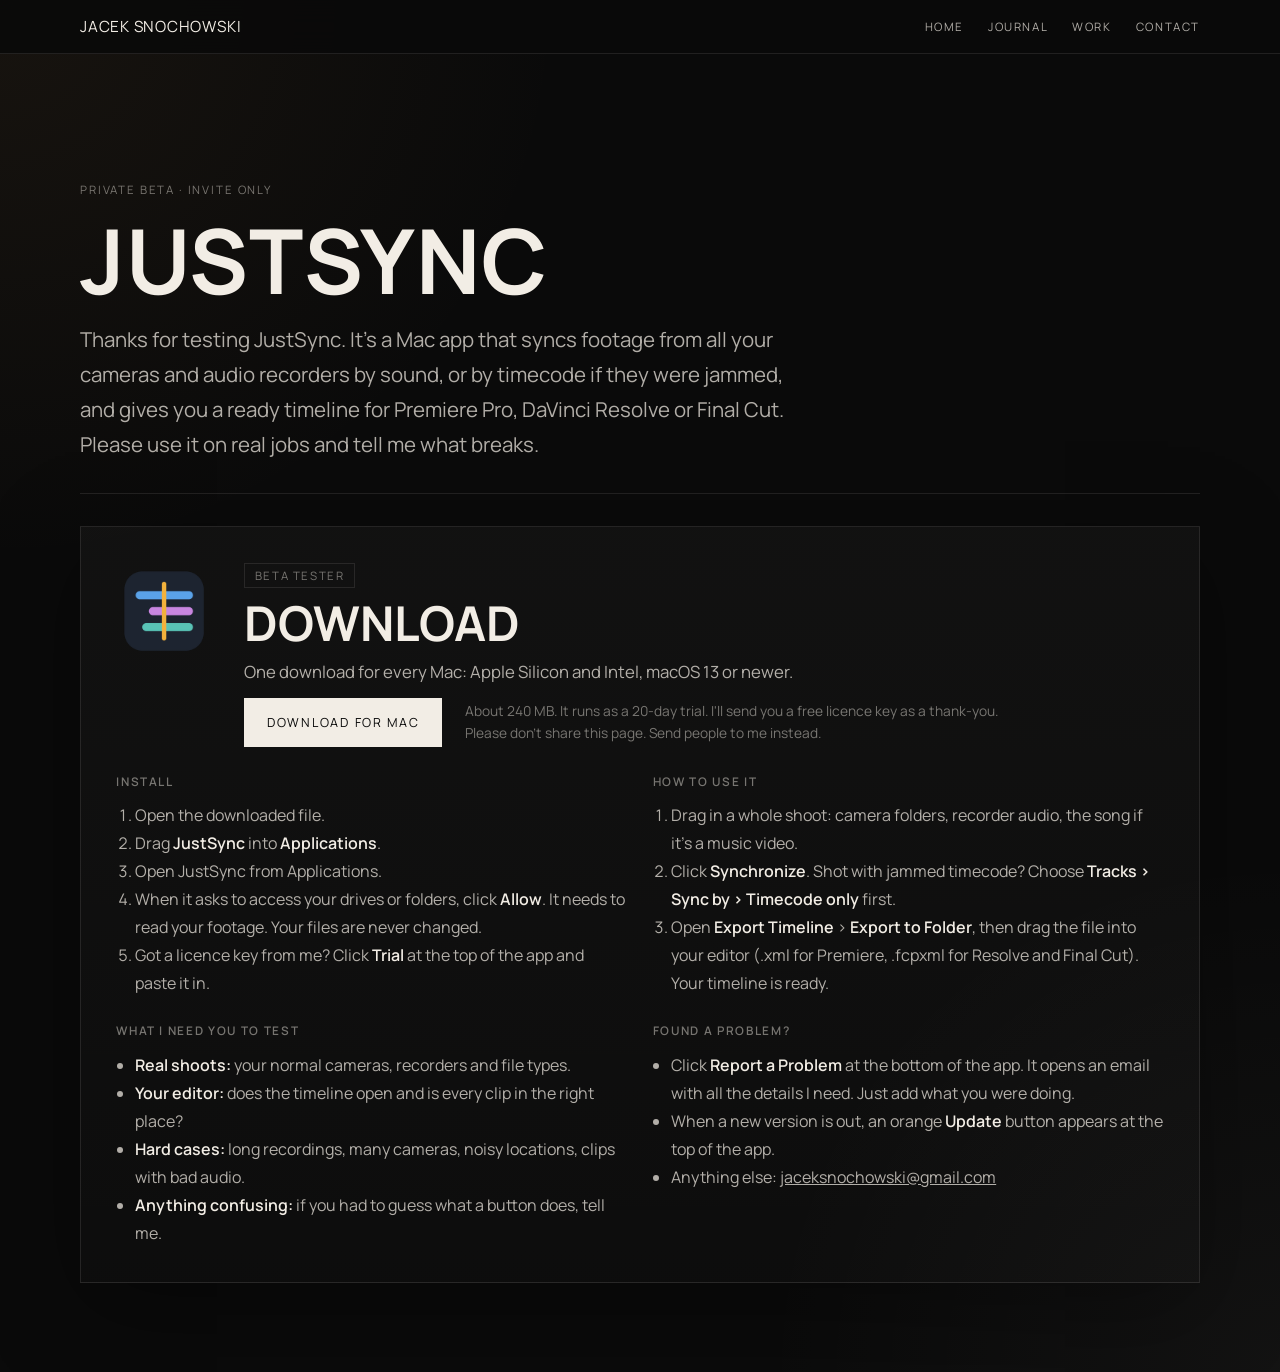
<file: justsync-beta/index.html>
<!DOCTYPE html>
<html lang="en">
<head>
<meta charset="UTF-8">
<meta name="viewport" content="width=device-width, initial-scale=1.0">
<title>JustSync Beta | Jacek Snochowski</title>
<meta name="robots" content="noindex, nofollow">
<meta name="theme-color" content="#0a0a0a">
<meta name="description" content="Private beta of JustSync, a Mac app that syncs every camera and audio recorder by sound.">
<meta property="og:type" content="website">
<meta property="og:title" content="JustSync – Private Beta">
<meta property="og:description" content="Syncs every camera and recorder by sound or timecode. Ready timeline for Premiere, Resolve and Final Cut. Mac app.">
<meta property="og:url" content="https://jaceksnochowski.com/justsync-beta/">
<meta property="og:image" content="https://jaceksnochowski.com/images/tools/justsync-og.png">
<meta property="og:image:width" content="1200">
<meta property="og:image:height" content="630">
<meta name="twitter:card" content="summary_large_image">
<link rel="preconnect" href="https://fonts.googleapis.com">
<link rel="preconnect" href="https://fonts.gstatic.com" crossorigin>
<link href="https://fonts.googleapis.com/css2?family=Manrope:wght@400;500;600;700;800&amp;display=swap" rel="stylesheet">
<link rel="stylesheet" href="/journal/assets/journal.css">
<style>
  .tool{
    display:grid;
    grid-template-columns:auto 1fr;
    gap:1.6rem 2rem;
    margin-top:2rem;
    padding:clamp(1.35rem, 3vw, 2.2rem);
    background:linear-gradient(180deg, rgba(242,237,229,0.03), rgba(242,237,229,0.01));
    border:1px solid var(--line);
    box-shadow:var(--shadow);
  }
  .tool-icon{width:96px;height:96px}
  .tool-head{display:grid;gap:0.7rem;align-content:start}
  .tool h2{
    margin:0;
    font-family:var(--headline);
    text-transform:uppercase;
    line-height:1;
    font-size:clamp(1.8rem, 4vw, 3rem);
  }
  .tool-lead{margin:0;color:var(--muted);line-height:1.7;font-size:1.05rem;max-width:40rem}
  .tool-body{grid-column:1 / -1;display:grid;gap:1.6rem}
  .tool-cols{display:grid;grid-template-columns:repeat(auto-fit, minmax(260px, 1fr));gap:1.6rem}
  .tool h3{
    margin:0 0 0.7rem;
    text-transform:uppercase;
    letter-spacing:0.14em;
    font-size:0.74rem;
    color:var(--soft);
    font-weight:600;
  }
  .tool ul, .tool ol{margin:0;padding-left:1.15rem;color:var(--muted);line-height:1.75}
  .tool li strong{color:var(--text);font-weight:600}
  .download{display:flex;flex-wrap:wrap;align-items:center;gap:0.9rem 1.4rem}
  .download-note{color:var(--soft);font-size:0.86rem;line-height:1.6}
  @media (max-width:600px){
    .tool{grid-template-columns:1fr}
    .tool-icon{width:72px;height:72px}
  }
  .steps-note{color:var(--muted);line-height:1.7;margin:0}
  .beta-tag{justify-self:start;display:inline-block;padding:0.25rem 0.6rem;border:1px solid var(--line);font-size:0.72rem;letter-spacing:0.14em;text-transform:uppercase;color:var(--soft)}
  .phone-note{display:none;margin:0 0 1.6rem;padding:1.2rem 1.3rem;border:1px solid #f3b23c;background:rgba(243,178,60,0.08)}
  .is-phone .phone-note{display:block}
  .phone-note strong{display:block;color:#f3b23c;text-transform:uppercase;letter-spacing:0.12em;font-size:0.78rem;margin-bottom:0.5rem}
  .phone-note p{margin:0 0 1rem;color:var(--text);line-height:1.6}
  .phone-note .row{display:flex;flex-wrap:wrap;gap:0.7rem}
  .phone-note button.btn-ghost{cursor:pointer;font:inherit}
</style>
</head>
<body>
  <div class="shell">
    <header class="topbar">
      <div class="topbar-inner">
        <a class="brand" href="/">Jacek Snochowski</a>
        <nav class="topnav" aria-label="Primary">
          <a href="/">Home</a>
          <a href="/journal/">Journal</a>
          <a href="/#work">Work</a>
          <a href="/#contact">Contact</a>
        </nav>
      </div>
    </header>
    <main class="page">

<div class="phone-note" id="phoneNote">
  <strong>You're on your phone</strong>
  <p>JustSync is a Mac app, so it won't install here. Send yourself this link and open it on your Mac.</p>
  <div class="row">
    <a class="btn" href="mailto:?subject=JustSync%20beta%20download&amp;body=Open%20this%20on%20your%20Mac%3A%20https%3A%2F%2Fjaceksnochowski.com%2Fjustsync-beta%2F">Email me the link</a>
    <button class="btn-ghost" type="button" id="copyLink">Copy link</button>
  </div>
</div>

<section class="hero">
  <div class="eyebrow">Private beta · Invite only</div>
  <h1>JustSync</h1>
  <p>Thanks for testing JustSync. It's a Mac app that syncs footage from all your cameras and audio recorders by sound, or by timecode if they were jammed, and gives you a ready timeline for Premiere Pro, DaVinci Resolve or Final Cut. Please use it on real jobs and tell me what breaks.</p>
</section>

<section class="tool" id="justsync">
  <img class="tool-icon" src="/images/tools/justsync-icon.png" alt="JustSync app icon">
  <div class="tool-head">
    <span class="beta-tag">Beta tester</span>
    <h2>Download</h2>
    <p class="tool-lead">One download for every Mac: Apple Silicon and Intel, macOS 13 or newer.</p>
    <div class="download">
      <a class="btn" href="https://github.com/jaceksnochowski-FruitFrame/my-website/releases/latest/download/JustSync.dmg">Download for Mac</a>
      <div class="download-note">About 240 MB. It runs as a 20-day trial. I'll send you a free licence key as a thank-you.<br>Please don't share this page. Send people to me instead.</div>
    </div>
  </div>
  <div class="tool-body">
    <div class="tool-cols">
      <div>
        <h3>Install</h3>
        <ol>
          <li>Open the downloaded file.</li>
          <li>Drag <strong>JustSync</strong> into <strong>Applications</strong>.</li>
          <li>Open JustSync from Applications.</li>
          <li>When it asks to access your drives or folders, click <strong>Allow</strong>. It needs to read your footage. Your files are never changed.</li>
          <li>Got a licence key from me? Click <strong>Trial</strong> at the top of the app and paste it in.</li>
        </ol>
      </div>
      <div>
        <h3>How to use it</h3>
        <ol>
          <li>Drag in a whole shoot: camera folders, recorder audio, the song if it's a music video.</li>
          <li>Click <strong>Synchronize</strong>. Shot with jammed timecode? Choose <strong>Tracks &gt; Sync by &gt; Timecode only</strong> first.</li>
          <li>Open <strong>Export Timeline</strong> &gt; <strong>Export to Folder</strong>, then drag the file into your editor (.xml for Premiere, .fcpxml for Resolve and Final Cut). Your timeline is ready.</li>
        </ol>
      </div>
    </div>
    <div class="tool-cols">
      <div>
        <h3>What I need you to test</h3>
        <ul>
          <li><strong>Real shoots:</strong> your normal cameras, recorders and file types.</li>
          <li><strong>Your editor:</strong> does the timeline open and is every clip in the right place?</li>
          <li><strong>Hard cases:</strong> long recordings, many cameras, noisy locations, clips with bad audio.</li>
          <li><strong>Anything confusing:</strong> if you had to guess what a button does, tell me.</li>
        </ul>
      </div>
      <div>
        <h3>Found a problem?</h3>
        <ul>
          <li>Click <strong>Report a Problem</strong> at the bottom of the app. It opens an email with all the details I need. Just add what you were doing.</li>
          <li>When a new version is out, an orange <strong>Update</strong> button appears at the top of the app.</li>
          <li>Anything else: <a href="mailto:jaceksnochowski@gmail.com?subject=JustSync%20beta">jaceksnochowski@gmail.com</a></li>
        </ul>
      </div>
    </div>
  </div>
</section>

    </main>
<script>
(function(){
  var ua=navigator.userAgent||'';
  if(/iPhone|iPod|Android|Mobile/i.test(ua)) document.documentElement.classList.add('is-phone');
  var b=document.getElementById('copyLink');
  if(b) b.addEventListener('click',function(){
    var u='https://jaceksnochowski.com/justsync-beta/';
    function done(){b.textContent='Copied!';}
    if(navigator.clipboard&&navigator.clipboard.writeText){navigator.clipboard.writeText(u).then(done,function(){prompt('Copy this link:',u);});}
    else{prompt('Copy this link:',u);}
  });
})();
</script>
  </div>
</body>
</html>
</file>
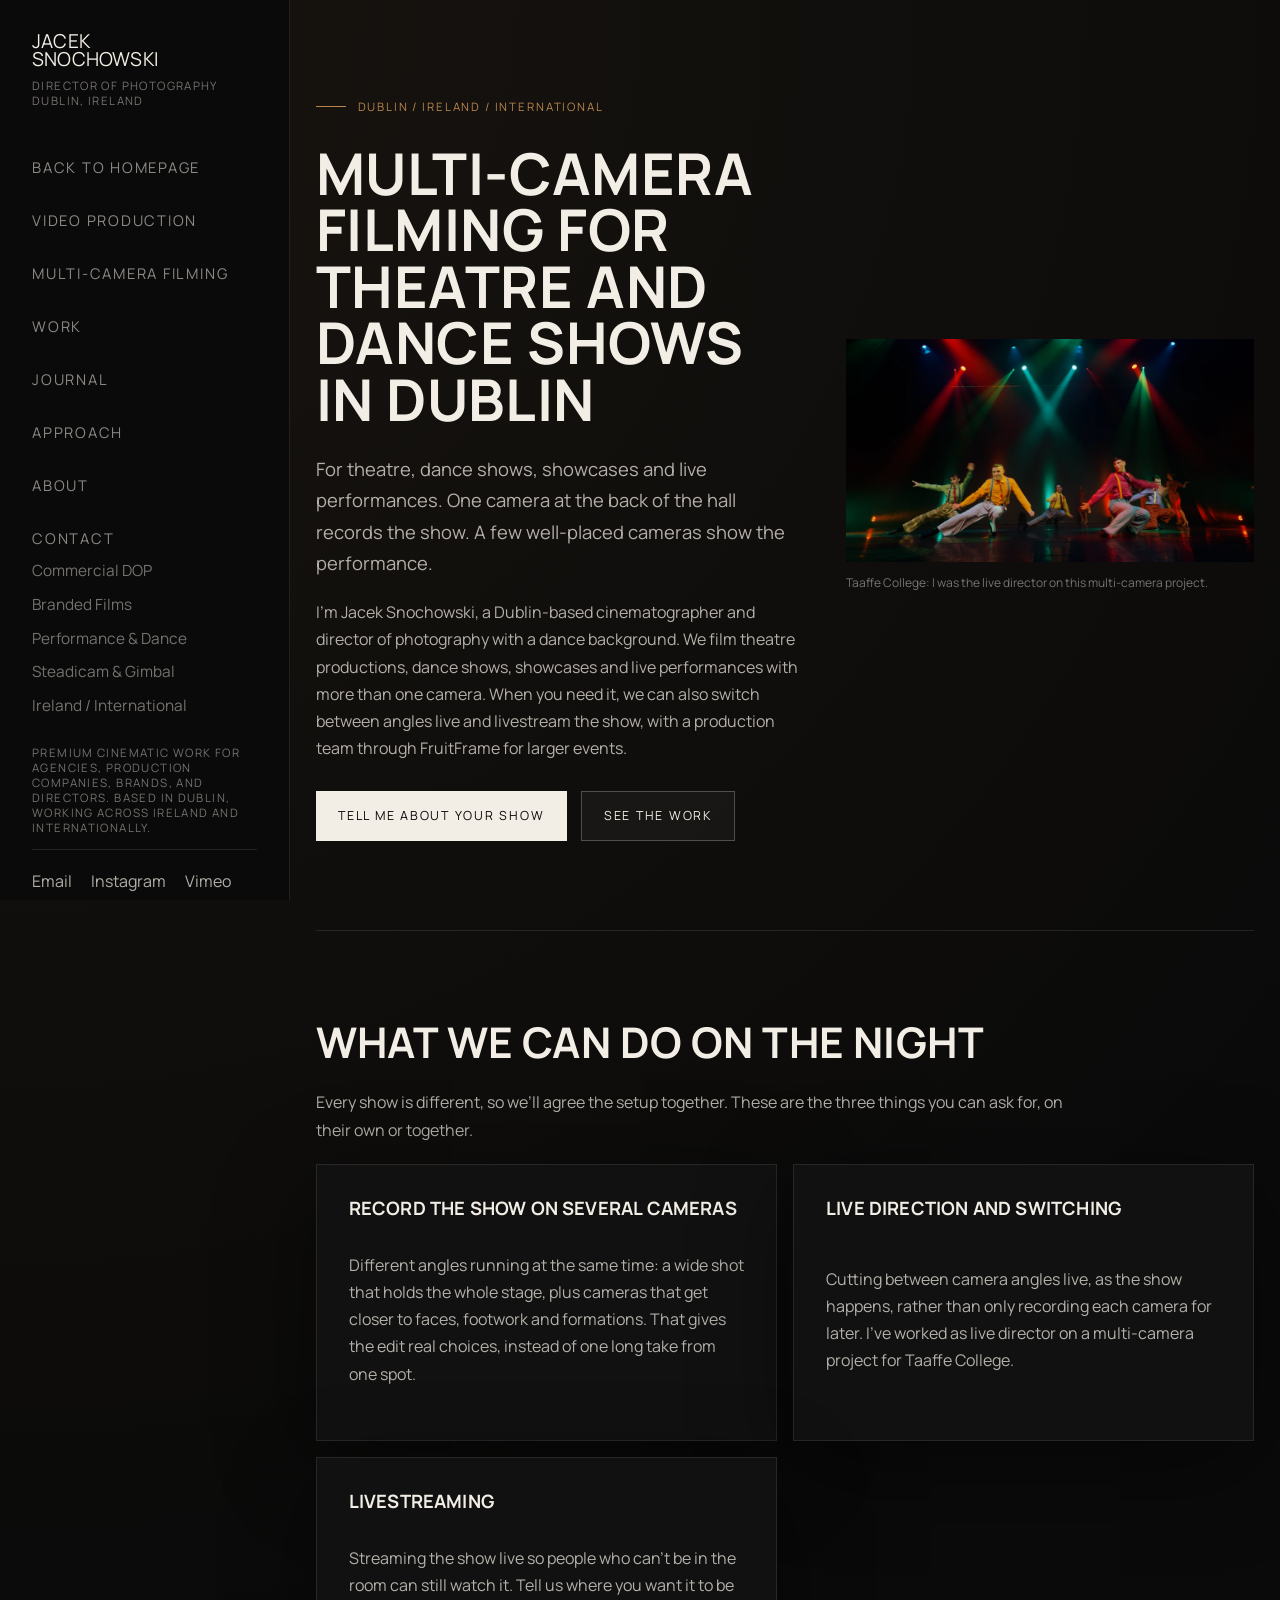
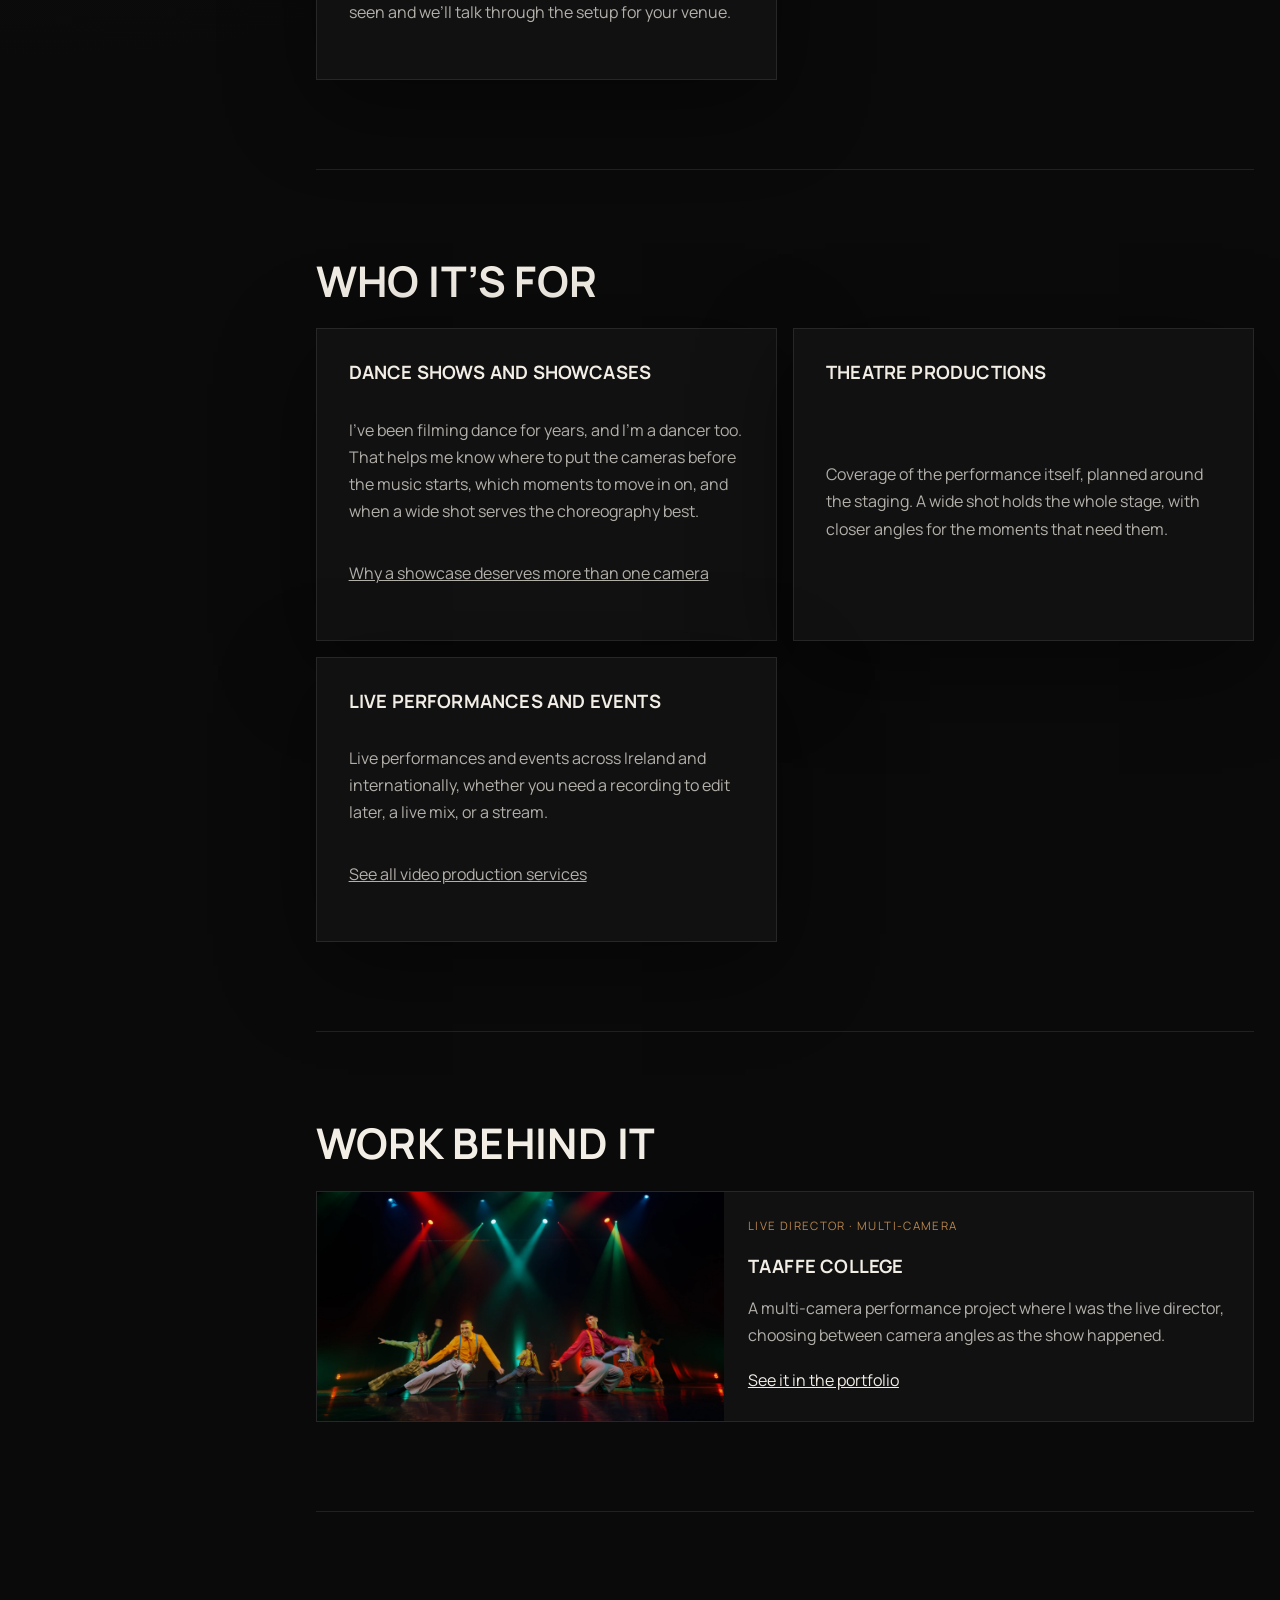
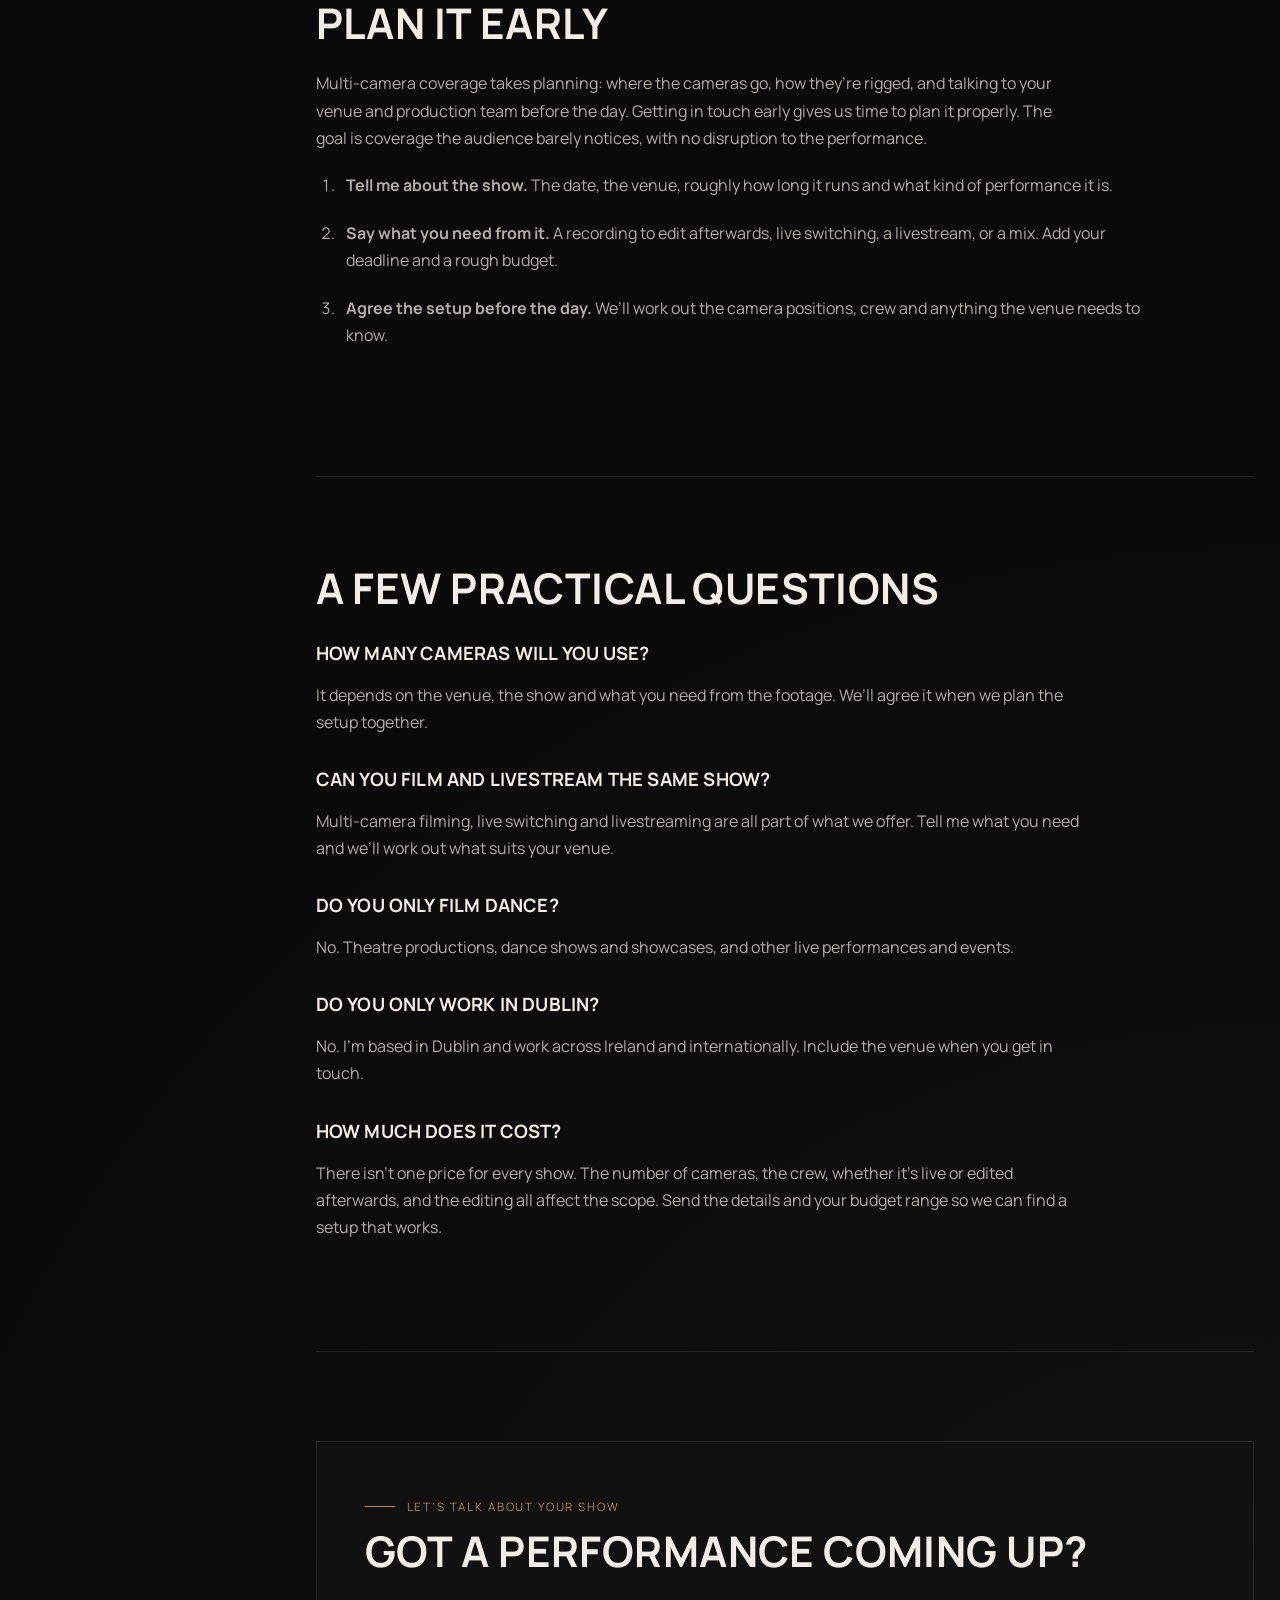
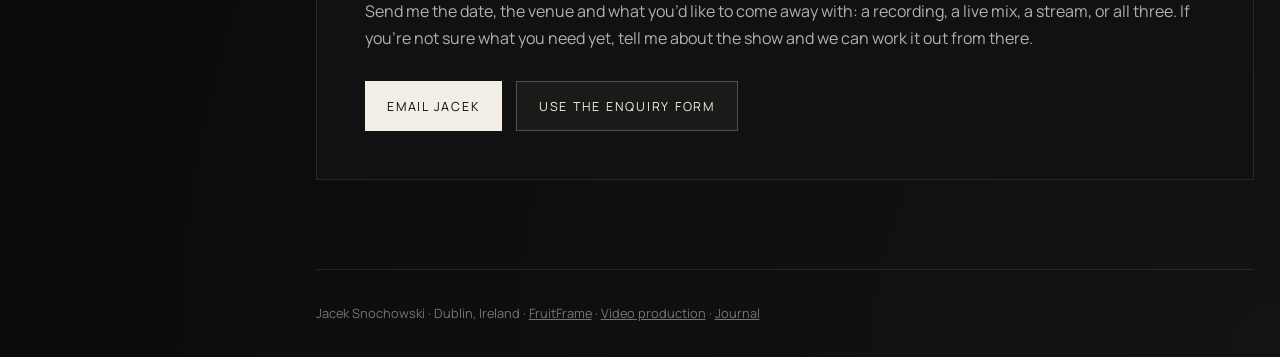
<file: multicamera-filming-dublin/index.html>
<!doctype html>
<html lang="en">
<head>
<meta charset="utf-8">
<meta name="viewport" content="width=device-width, initial-scale=1">
<title>Multi-camera Filming for Theatre &amp; Dance Shows in Dublin | Jacek Snochowski</title>
<meta name="description" content="Multi-camera filming in Dublin for theatre productions, dance shows, showcases and live performances, with live switching and livestreaming when you need it.">
<link rel="canonical" href="https://jaceksnochowski.com/multicamera-filming-dublin/">
<meta name="theme-color" content="#0a0a0a">
<meta property="og:title" content="Multi-camera Filming for Theatre &amp; Dance Shows in Dublin | Jacek Snochowski">
<meta property="og:description" content="Theatre, dance shows, showcases and live performances filmed with more than one camera, plus live switching and livestreaming.">
<meta property="og:type" content="website">
<meta property="og:url" content="https://jaceksnochowski.com/multicamera-filming-dublin/">
<meta property="og:image" content="https://jaceksnochowski.com/images/og/multicamera-taaffe.jpg">
<meta property="og:image:width" content="1200">
<meta property="og:image:height" content="655">
<meta property="og:image:alt" content="Dancers on stage under coloured spotlights at a Taaffe College performance">
<meta name="twitter:card" content="summary_large_image">
<link rel="preconnect" href="https://fonts.googleapis.com">
<link rel="preconnect" href="https://fonts.gstatic.com" crossorigin>
<link href="https://fonts.googleapis.com/css2?family=Manrope:wght@400;500;600;700;800&amp;display=swap" rel="stylesheet">
<style>
  :root{
    --bg:#0a0a0a;
    --panel:#111111;
    --panel-2:#151515;
    --text:#f2ede5;
    --muted:rgba(242,237,229,0.72);
    --soft:rgba(242,237,229,0.46);
    --faint:rgba(242,237,229,0.18);
    --line:rgba(242,237,229,0.1);
    --accent:#b8864c;
    --accent-soft:rgba(184,134,76,0.18);
    --shadow:0 24px 90px rgba(0,0,0,0.45);
    --sidebar:290px;
    --max:1440px;
    --gutter:clamp(1.25rem, 2vw, 2rem);
    --section-pad:clamp(4.5rem, 7vw, 8rem);
    --headline:"Manrope", sans-serif;
    --body:"Manrope", sans-serif;
    --ease:cubic-bezier(.2,.8,.2,1);
  }

  *{box-sizing:border-box}
  html{scroll-behavior:smooth}
  body{
    margin:0;
    overflow-x:hidden;
    background:
      radial-gradient(circle at top left, rgba(184,134,76,0.08), transparent 32%),
      radial-gradient(circle at bottom right, rgba(242,237,229,0.04), transparent 28%),
      var(--bg);
    color:var(--text);
    font-family:var(--body);
    -webkit-font-smoothing:antialiased;
    text-rendering:optimizeLegibility;
  }

  img,video{display:block;max-width:100%}
  a{color:inherit}
  button,input,select,textarea{font:inherit}

  .site-shell{
    display:grid;
    grid-template-columns:var(--sidebar) 1fr;
    min-height:100vh;
  }

  .sidebar{
    position:sticky;
    top:0;
    height:100vh;
    padding:2rem;
    display:flex;
    flex-direction:column;
    justify-content:space-between;
    border-right:1px solid var(--line);
    background:rgba(10,10,10,0.9);
    backdrop-filter:blur(18px);
    overflow-y:auto;
  }

  .brand-mark{
    display:grid;
    gap:0.6rem;
  }

  .brand-name,
  .hero-name,
  .section-title,
  .work-title,
  .card-index,
  .contact-title,
  .lab-title,
  .stat-value{
    font-family:var(--headline);
    text-transform:uppercase;
    letter-spacing:0.01em;
  }

  .brand-name{
    font-size:1.2rem;
    line-height:0.95;
  }

  .brand-title,
  .small-label,
  .pill,
  .nav-link,
  .detail-label,
  .footer-note,
  .form-label,
  .hero-kicker,
  .work-meta,
  .card-type{
    text-transform:uppercase;
    letter-spacing:0.12em;
  }

  .brand-title,
  .small-label,
  .detail-label,
  .footer-note,
  .hero-kicker,
  .work-meta,
  .card-type,
  .form-label{
    font-size:0.72rem;
    color:var(--soft);
  }

  .nav{
    display:grid;
    gap:0.5rem;
    margin:2.25rem 0 0;
  }

  .nav-link{
    text-decoration:none;
    font-family:var(--headline);
    font-size:0.92rem;
    color:rgba(242,237,229,0.56);
    padding:0.75rem 0;
    border-top:1px solid transparent;
    transition:color .25s var(--ease), border-color .25s var(--ease), transform .25s var(--ease);
  }

  .nav-link:hover,
  .nav-link.active{
    color:var(--text);
    border-color:var(--line);
    transform:translateX(4px);
  }

  .sidebar-copy{
    display:grid;
    gap:1.8rem;
  }

  .role-list{
    display:grid;
    gap:0.8rem;
    color:var(--soft);
    font-size:0.96rem;
  }

  .sidebar-note{
    display:grid;
    gap:0.9rem;
  }

  .socials{
    display:flex;
    flex-wrap:wrap;
    gap:0.9rem 1.2rem;
    padding-top:1.25rem;
    border-top:1px solid var(--line);
  }

  .socials a{
    text-decoration:none;
    color:var(--muted);
    transition:color .2s var(--ease);
  }

  .socials a:hover{color:var(--text)}

  .mobile-bar{
    display:none;
    position:sticky;
    top:0;
    z-index:50;
    align-items:center;
    justify-content:space-between;
    padding:1rem 1.2rem;
    border-bottom:1px solid var(--line);
    background:rgba(10,10,10,0.92);
    backdrop-filter:blur(14px);
  }

  .mobile-logo{
    font-family:var(--headline);
    font-size:1rem;
    letter-spacing:0.03em;
    text-transform:uppercase;
  }

  .menu-toggle{
    display:inline-flex;
    align-items:center;
    gap:0.7rem;
    padding:0;
    color:var(--text);
    background:none;
    border:none;
    cursor:pointer;
  }

  .menu-toggle-lines{
    display:grid;
    gap:4px;
  }

  .menu-toggle-lines span{
    width:18px;
    height:1px;
    background:var(--text);
  }

  .mobile-menu{
    position:fixed;
    inset:61px 0 auto;
    display:none;
    background:rgba(10,10,10,0.97);
    border-bottom:1px solid var(--line);
    padding:1rem 1.2rem 1.4rem;
    z-index:49;
  }

  .mobile-menu.open{display:grid;gap:0.25rem}

  .mobile-menu a{
    text-decoration:none;
    padding:0.95rem 0;
    border-bottom:1px solid rgba(242,237,229,0.07);
    font-family:var(--headline);
    font-size:1.05rem;
    letter-spacing:0.05em;
    text-transform:uppercase;
  }

  .content{
    min-width:0;
  }

  .section{
    padding:0 var(--gutter);
  }

  .section-inner{
    width:min(calc(100% - 0rem), var(--max));
    margin:0 auto;
  }

  .hero{
    min-height:100vh;
    padding:clamp(1rem, 2vw, 1.5rem);
  }

  .hero-stage{
    position:relative;
    min-height:calc(100vh - 2rem);
    border:1px solid var(--line);
    overflow:hidden;
    box-shadow:var(--shadow);
    background:#050505;
  }

  .hero-video{
    position:absolute;
    inset:0;
    width:100%;
    height:100%;
    object-fit:cover;
    object-position:center center;
    opacity:1;
  }

  .hero-overlay{
    position:absolute;
    inset:0;
    background:
      linear-gradient(180deg, rgba(10,10,10,0.03) 0%, rgba(10,10,10,0.34) 62%, rgba(10,10,10,0.7) 100%),
      linear-gradient(90deg, rgba(10,10,10,0.42) 0%, rgba(10,10,10,0.08) 55%, rgba(10,10,10,0.38) 100%);
  }

  .hero-grid{
    position:relative;
    z-index:1;
    min-height:calc(100vh - 2rem);
    display:grid;
    grid-template-columns:minmax(0, 1.4fr) minmax(280px, 0.75fr);
    align-items:end;
    gap:2.5rem;
    padding:clamp(1.5rem, 3vw, 2.5rem);
  }

  .hero-copy{
    max-width:760px;
    min-width:0;
    padding-top:6rem;
  }

  .hero-kicker{
    display:inline-flex;
    align-items:center;
    gap:0.8rem;
    margin-bottom:1.2rem;
  }

  .hero-kicker::before{
    content:"";
    width:34px;
    height:1px;
    background:var(--accent);
  }

  .hero-name{
    font-size:clamp(3.2rem, 7.8vw, 6.6rem);
    line-height:0.88;
    margin:0 0 1rem;
  }

  .hero-subhead{
    max-width:36ch;
    font-size:clamp(1.05rem, 1.8vw, 1.42rem);
    line-height:1.55;
    color:var(--muted);
    margin:0 0 2rem;
  }

  .hero-actions{
    display:flex;
    flex-wrap:wrap;
    gap:0.9rem;
  }

  .btn,
  .ghost-btn{
    display:inline-flex;
    align-items:center;
    justify-content:center;
    gap:0.6rem;
    min-height:48px;
    padding:0.95rem 1.35rem;
    text-decoration:none;
    text-transform:uppercase;
    letter-spacing:0.14em;
    font-size:0.78rem;
    transition:transform .25s var(--ease), border-color .25s var(--ease), background-color .25s var(--ease), color .25s var(--ease);
  }

  .btn{
    background:var(--text);
    color:var(--bg);
    border:1px solid var(--text);
  }

  .btn:hover{
    transform:translateY(-2px);
    background:#ffffff;
  }

  .ghost-btn{
    border:1px solid rgba(242,237,229,0.26);
    color:var(--text);
    background:rgba(242,237,229,0.04);
  }

  .ghost-btn:hover{
    transform:translateY(-2px);
    border-color:rgba(242,237,229,0.54);
    background:rgba(242,237,229,0.08);
  }

  .hero-side{
    align-self:end;
    display:grid;
    min-width:0;
    gap:1rem;
  }

  .hero-card{
    background:rgba(11,11,11,0.68);
    border:1px solid rgba(242,237,229,0.12);
    padding:1.1rem 1.15rem;
    backdrop-filter:blur(12px);
  }

  .hero-card p{
    margin:0;
    color:var(--muted);
    line-height:1.6;
    font-size:0.96rem;
  }

  .hero-card strong{
    color:var(--text);
    font-weight:600;
  }

  .pill-row{
    display:flex;
    flex-wrap:wrap;
    gap:0.6rem;
  }

  .pill{
    display:inline-flex;
    align-items:center;
    min-height:34px;
    padding:0.55rem 0.8rem;
    border:1px solid rgba(242,237,229,0.12);
    background:rgba(242,237,229,0.03);
    font-size:0.66rem;
    color:var(--muted);
  }

  .hero-footer{
    display:flex;
    align-items:flex-end;
    justify-content:space-between;
    gap:1rem;
    margin-top:1rem;
  }

  .hero-mobile-panel{
    display:none;
  }

  .hero-mobile-card{
    background:rgba(11,11,11,0.92);
    border:1px solid rgba(242,237,229,0.12);
    padding:1.1rem;
    box-shadow:var(--shadow);
  }

  .hero-mobile-card p{
    margin:0;
    color:var(--muted);
    line-height:1.65;
    font-size:1rem;
  }

  .hero-scroll{
    color:var(--soft);
    font-size:0.8rem;
  }

  .hero-scroll span{
    display:block;
    margin-top:0.4rem;
    width:1px;
    height:46px;
    background:linear-gradient(180deg, rgba(242,237,229,0.45), transparent);
  }

  .section-head{
    display:grid;
    grid-template-columns:minmax(0, 1fr) minmax(260px, 420px);
    gap:1.5rem;
    align-items:end;
    padding-bottom:2rem;
    margin-bottom:2rem;
    border-bottom:1px solid var(--line);
  }

  .eyebrow{
    display:inline-flex;
    align-items:center;
    gap:0.75rem;
    margin-bottom:0.95rem;
    color:var(--accent);
    text-transform:uppercase;
    letter-spacing:0.16em;
    font-size:0.72rem;
  }

  .eyebrow::before{
    content:"";
    width:30px;
    height:1px;
    background:currentColor;
  }

  .section-title{
    margin:0;
    font-size:clamp(2.1rem, 4.8vw, 4.2rem);
    line-height:0.94;
  }

  .section-intro{
    margin:0;
    color:var(--muted);
    font-size:1rem;
    line-height:1.7;
    max-width:38ch;
  }

  .credentials .section-head{
    align-items:start;
  }

  .credentials .section-intro{
    max-width:44ch;
  }

  .work{
    padding-top:var(--section-pad);
    padding-bottom:var(--section-pad);
  }

  .work-grid{
    display:grid;
    grid-template-columns:repeat(12, 1fr);
    gap:clamp(1rem, 1.5vw, 1.4rem);
  }

  .work-note{
    display:grid;
    grid-template-columns:minmax(0, 1fr) auto;
    gap:1.25rem;
    align-items:center;
    margin-top:1.5rem;
    padding-top:1.35rem;
    border-top:1px solid var(--line);
  }

  .work-note p{
    margin:0;
    color:var(--muted);
    font-size:0.98rem;
    line-height:1.7;
    max-width:58ch;
  }

  .work-link{
    white-space:nowrap;
  }

  .work-card{
    position:relative;
    overflow:hidden;
    min-height:420px;
    border:1px solid var(--line);
    background:var(--panel);
    text-decoration:none;
    box-shadow:var(--shadow);
  }

  .work-media{
    position:absolute;
    inset:0;
  }

  .work-card.large{grid-column:span 7}
  .work-card.medium{grid-column:span 5}
  .work-card.wide{grid-column:span 8}
  .work-card.tall{grid-column:span 4}

  .work-card img,
  .work-video{
    width:100%;
    height:100%;
    object-fit:cover;
    transition:transform 1.2s var(--ease), filter .6s var(--ease);
  }

  .work-video{
    position:absolute;
    inset:0;
    opacity:0;
    pointer-events:none;
    object-position:center center;
    transition:opacity .35s var(--ease);
  }

  .work-card.has-video.is-playing .work-video{
    opacity:1;
  }

  .work-card::after{
    content:"";
    position:absolute;
    inset:0;
    background:linear-gradient(180deg, rgba(10,10,10,0.06) 18%, rgba(10,10,10,0.72) 100%);
  }

  .work-card:hover img,
  .work-card.is-playing img{
    transform:scale(1.04);
    filter:saturate(1.05);
  }

  .work-card-copy{
    position:absolute;
    inset:auto 0 0;
    z-index:1;
    padding:1.35rem;
    display:grid;
    gap:0.55rem;
  }

  .card-topline{
    display:flex;
    align-items:center;
    justify-content:space-between;
    gap:1rem;
  }

  .card-index{
    font-size:0.88rem;
    color:rgba(242,237,229,0.62);
  }

  .card-type{
    color:rgba(242,237,229,0.6);
  }

  .work-title{
    margin:0;
    font-size:clamp(1.45rem, 2.2vw, 2.35rem);
    line-height:1;
  }

  .work-meta{
    color:rgba(242,237,229,0.78);
  }

  .trust{
    padding:0 var(--gutter) var(--section-pad);
  }

  .trust-band{
    width:min(calc(100% - 0rem), var(--max));
    margin:0 auto;
    border:1px solid var(--line);
    background:linear-gradient(180deg, rgba(242,237,229,0.03), rgba(242,237,229,0.01));
    box-shadow:var(--shadow);
    overflow:hidden;
  }

  .trust-grid{
    display:grid;
    grid-template-columns:repeat(4, minmax(0, 1fr));
  }

  .trust-item{
    padding:1.2rem 1.25rem;
    border-right:1px solid var(--line);
    display:grid;
    gap:0.45rem;
  }

  .trust-item:last-child{
    border-right:none;
  }

  .trust-item strong{
    font-family:var(--headline);
    font-size:1rem;
    text-transform:uppercase;
    letter-spacing:0.06em;
  }

  .trust-item span{
    color:var(--muted);
    line-height:1.6;
    font-size:0.92rem;
  }

  .journal-teaser{
    padding:0 var(--gutter) var(--section-pad);
  }

  .journal-teaser-panel{
    width:min(calc(100% - 0rem), var(--max));
    margin:0 auto;
    display:grid;
    grid-template-columns:minmax(0, 1.15fr) minmax(320px, 0.85fr);
    gap:1.2rem;
    align-items:stretch;
  }

  .journal-teaser-visual{
    position:relative;
    overflow:hidden;
    min-height:420px;
    border:1px solid var(--line);
    box-shadow:var(--shadow);
    background:var(--panel);
  }

  .journal-teaser-visual img{
    width:100%;
    height:100%;
    object-fit:cover;
  }

  .journal-teaser-copy{
    display:grid;
    gap:1rem;
    align-content:start;
    padding:1.4rem;
    border:1px solid var(--line);
    background:linear-gradient(180deg, rgba(242,237,229,0.03), rgba(242,237,229,0.01));
    box-shadow:var(--shadow);
  }

  .journal-tags{
    display:flex;
    flex-wrap:wrap;
    gap:0.55rem;
  }

  .journal-tag{
    display:inline-flex;
    align-items:center;
    min-height:30px;
    padding:0.45rem 0.7rem;
    border:1px solid rgba(242,237,229,0.14);
    background:rgba(242,237,229,0.03);
    color:var(--muted);
    text-transform:uppercase;
    letter-spacing:0.14em;
    font-size:0.64rem;
  }

  .journal-teaser-title{
    margin:0;
    font-family:var(--headline);
    font-size:clamp(1.8rem, 3.2vw, 3rem);
    line-height:0.96;
    text-transform:uppercase;
    letter-spacing:0.01em;
  }

  .journal-teaser-copy p{
    margin:0;
    color:var(--muted);
    line-height:1.75;
  }

  .services,
  .case-studies{
    padding-top:var(--section-pad);
    padding-bottom:var(--section-pad);
  }

  .service-grid,
  .case-grid{
    display:grid;
    grid-template-columns:repeat(3, minmax(0, 1fr));
    gap:1rem;
  }

  .service-card,
  .case-card{
    border:1px solid var(--line);
    background:linear-gradient(180deg, rgba(242,237,229,0.03), rgba(242,237,229,0.01));
    padding:1.35rem;
    box-shadow:var(--shadow);
    display:grid;
    gap:0.95rem;
  }

  .service-card h3,
  .case-card h3{
    margin:0;
    font-family:var(--headline);
    font-size:clamp(1.2rem, 1.8vw, 1.7rem);
    line-height:1.02;
    text-transform:uppercase;
    letter-spacing:0.04em;
  }

  .service-card p,
  .case-card p{
    margin:0;
    color:var(--muted);
    line-height:1.75;
  }

  .service-card ul{
    list-style:none;
    margin:0;
    padding:0;
    display:grid;
    gap:0.75rem;
  }

  .service-card li{
    color:var(--muted);
    line-height:1.65;
    padding-top:0.75rem;
    border-top:1px solid rgba(242,237,229,0.08);
  }

  .service-card li:first-child{
    border-top:none;
    padding-top:0;
  }

  .case-label{
    color:var(--accent);
    text-transform:uppercase;
    letter-spacing:0.16em;
    font-size:0.7rem;
  }

  .case-meta{
    display:grid;
    gap:0.7rem;
    padding-top:0.9rem;
    border-top:1px solid rgba(242,237,229,0.08);
  }

  .case-meta div{
    color:var(--muted);
    line-height:1.65;
    font-size:0.94rem;
  }

  .case-meta strong{
    color:var(--text);
    font-size:0.72rem;
    text-transform:uppercase;
    letter-spacing:0.14em;
    display:block;
    margin-bottom:0.22rem;
  }

  .story-panel{
    display:grid;
    grid-template-columns:minmax(0, 0.9fr) minmax(0, 1.1fr);
    gap:clamp(1.2rem, 2.4vw, 2rem);
    border:1px solid var(--line);
    background:linear-gradient(180deg, rgba(242,237,229,0.03), rgba(242,237,229,0.01));
    box-shadow:var(--shadow);
    overflow:hidden;
  }

  .story-visual{
    min-height:420px;
    background:var(--panel);
  }

  .story-visual img{
    width:100%;
    height:100%;
    object-fit:cover;
  }

  .story-copy{
    padding:clamp(1.35rem, 3vw, 2.2rem);
    display:grid;
    gap:1rem;
    align-content:start;
  }

  .story-copy p{
    margin:0;
    color:var(--muted);
    line-height:1.8;
    max-width:58ch;
  }

  .story-points{
    display:grid;
    gap:0.8rem;
    margin-top:0.4rem;
  }

  .story-points div{
    padding-top:0.8rem;
    border-top:1px solid rgba(242,237,229,0.08);
    color:var(--muted);
    line-height:1.7;
  }

  .story-points strong{
    color:var(--text);
  }

  .about{
    padding-top:0;
    padding-bottom:var(--section-pad);
  }

  .about-grid{
    display:grid;
    grid-template-columns:minmax(320px, 0.9fr) minmax(0, 1.1fr);
    gap:clamp(1.5rem, 3vw, 3rem);
    align-items:start;
  }

  .about-visual{
    position:sticky;
    top:1.5rem;
  }

  .about-photo{
    position:relative;
    aspect-ratio:4 / 5;
    overflow:hidden;
    border:1px solid var(--line);
    box-shadow:var(--shadow);
  }

  .about-photo img{
    width:100%;
    height:100%;
    object-fit:cover;
  }

  .about-photo-caption{
    position:absolute;
    left:0;
    right:0;
    bottom:0;
    display:flex;
    justify-content:space-between;
    gap:1rem;
    padding:1rem 1.1rem;
    background:linear-gradient(180deg, transparent, rgba(10,10,10,0.86));
    color:rgba(242,237,229,0.7);
    font-size:0.72rem;
    text-transform:uppercase;
    letter-spacing:0.12em;
  }

  .about-content{
    display:grid;
    gap:2.2rem;
  }

  .about-lead{
    max-width:18ch;
    margin:0;
    font-family:var(--headline);
    font-size:clamp(1.9rem, 3.2vw, 3rem);
    line-height:1.02;
    text-transform:uppercase;
    letter-spacing:0.04em;
  }

  .about-body{
    display:grid;
    gap:1rem;
  }

  .about-body p{
    margin:0;
    color:var(--muted);
    font-size:1rem;
    line-height:1.82;
    max-width:62ch;
  }

  .about-body strong{
    color:var(--text);
    font-weight:600;
  }

  .about-body a{
    text-decoration:none;
    border-bottom:1px solid rgba(242,237,229,0.22);
    transition:border-color .2s var(--ease), color .2s var(--ease);
  }

  .about-body a:hover{
    color:#fff;
    border-color:rgba(242,237,229,0.7);
  }

  .stats{
    display:grid;
    grid-template-columns:repeat(3, minmax(0, 1fr));
    gap:1rem;
  }

  .stat{
    padding:1.15rem;
    border:1px solid var(--line);
    background:linear-gradient(180deg, rgba(242,237,229,0.02), rgba(242,237,229,0.01));
  }

  .stat-value{
    font-size:clamp(2rem, 3.2vw, 2.7rem);
    line-height:1;
    margin-bottom:0.45rem;
  }

  .stat-label{
    color:var(--soft);
    text-transform:uppercase;
    letter-spacing:0.12em;
    font-size:0.72rem;
  }

  .tag-list{
    display:flex;
    flex-wrap:wrap;
    gap:0.6rem;
  }

  .tag{
    padding:0.65rem 0.8rem;
    border:1px solid rgba(242,237,229,0.12);
    font-size:0.72rem;
    text-transform:uppercase;
    letter-spacing:0.13em;
    color:var(--muted);
    background:rgba(242,237,229,0.03);
  }

  .credentials{
    padding-top:var(--section-pad);
    padding-bottom:var(--section-pad);
  }

  .credential-list{
    display:grid;
    gap:1rem;
  }

  .credential{
    display:grid;
    grid-template-columns:90px minmax(0, 1fr) auto;
    gap:1.2rem;
    align-items:start;
    padding:1.35rem 0;
    border-top:1px solid var(--line);
  }

  .credential:last-child{
    border-bottom:1px solid var(--line);
  }

  .credential-year{
    color:var(--soft);
    font-family:var(--headline);
    letter-spacing:0.06em;
    text-transform:uppercase;
    font-size:0.95rem;
  }

  .credential-main{
    display:grid;
    gap:0.35rem;
  }

  .credential-title{
    margin:0;
    font-family:var(--headline);
    font-size:clamp(1.1rem, 1.5vw, 1.45rem);
    line-height:1.02;
    text-transform:uppercase;
    letter-spacing:0.04em;
  }

  .credential-school{
    color:var(--muted);
    font-size:0.96rem;
    line-height:1.65;
  }

  .badge{
    display:inline-flex;
    align-items:center;
    min-height:34px;
    padding:0.45rem 0.75rem;
    border:1px solid rgba(184,134,76,0.34);
    background:var(--accent-soft);
    color:#e7c49f;
    text-transform:uppercase;
    letter-spacing:0.14em;
    font-size:0.66rem;
    white-space:nowrap;
  }

  .lab{
    padding-top:var(--section-pad);
    padding-bottom:var(--section-pad);
  }

  .lab-panel{
    position:relative;
    overflow:hidden;
    border:1px solid var(--line);
    padding:clamp(1.4rem, 3vw, 2.4rem);
    background:
      radial-gradient(circle at top left, rgba(184,134,76,0.12), transparent 26%),
      linear-gradient(180deg, rgba(242,237,229,0.03), rgba(242,237,229,0.01));
    box-shadow:var(--shadow);
  }

  .lab-grid{
    display:grid;
    grid-template-columns:minmax(0, 1.05fr) minmax(280px, 0.95fr);
    gap:2rem;
    align-items:start;
  }

  .lab-title{
    margin:0 0 1rem;
    font-size:clamp(2rem, 4vw, 3.5rem);
    line-height:0.95;
  }

  .lab-copy p,
  .lab-list li{
    color:var(--muted);
    font-size:1rem;
    line-height:1.8;
  }

  .lab-copy p{margin:0 0 1rem}

  .lab-list{
    margin:1.2rem 0 0;
    padding:0;
    list-style:none;
    display:grid;
    gap:0.8rem;
  }

  .lab-list li{
    padding-left:1rem;
    position:relative;
  }

  .lab-list li::before{
    content:"";
    position:absolute;
    left:0;
    top:0.8rem;
    width:5px;
    height:5px;
    border-radius:50%;
    background:var(--accent);
  }

  .lab-side{
    display:grid;
    gap:1rem;
  }

  .info-card{
    padding:1.15rem;
    border:1px solid var(--line);
    background:rgba(10,10,10,0.42);
  }

  .info-card h3{
    margin:0 0 0.75rem;
    font-family:var(--headline);
    font-size:1.3rem;
    letter-spacing:0.04em;
    text-transform:uppercase;
  }

  .info-list{
    list-style:none;
    margin:0;
    padding:0;
    display:grid;
    gap:0.85rem;
  }

  .info-list li{
    display:grid;
    gap:0.28rem;
    padding-top:0.85rem;
    border-top:1px solid rgba(242,237,229,0.07);
  }

  .info-list li:first-child{
    border-top:none;
    padding-top:0;
  }

  .info-list strong{
    font-size:0.72rem;
    text-transform:uppercase;
    letter-spacing:0.14em;
    color:var(--soft);
  }

  .info-list span{
    color:var(--muted);
    line-height:1.6;
  }

  .lab-overlay{
    position:fixed;
    inset:0;
    display:none;
    z-index:80;
    background:rgba(9,9,9,0.92);
    backdrop-filter:blur(10px);
    overflow:auto;
    padding:1.4rem;
  }

  .lab-overlay.open{display:block}

  .lab-dialog{
    width:min(920px, 100%);
    margin:0 auto;
    border:1px solid var(--line);
    background:var(--bg);
    box-shadow:var(--shadow);
  }

  .lab-dialog-header{
    display:flex;
    justify-content:space-between;
    align-items:flex-start;
    gap:1rem;
    padding:1.35rem 1.35rem 0;
  }

  .overlay-close{
    border:none;
    background:none;
    color:var(--soft);
    text-transform:uppercase;
    letter-spacing:0.16em;
    font-size:0.72rem;
    cursor:pointer;
  }

  .overlay-close:hover{color:var(--text)}

  .lab-dialog-body{
    padding:0 1.35rem 1.35rem;
  }

  .overlay-grid{
    display:grid;
    grid-template-columns:repeat(2, minmax(0, 1fr));
    gap:1.5rem;
    margin:1.5rem 0 2rem;
  }

  .overlay-grid p{
    margin:0 0 0.9rem;
    color:var(--muted);
    line-height:1.75;
  }

  .overlay-title{
    margin:0;
    font-family:var(--headline);
    font-size:clamp(1.9rem, 4vw, 3.4rem);
    line-height:0.95;
    text-transform:uppercase;
    letter-spacing:0.04em;
  }

  .form-grid{
    display:grid;
    grid-template-columns:repeat(2, minmax(0, 1fr));
    gap:1rem 1.25rem;
    padding-top:1.6rem;
    border-top:1px solid var(--line);
  }

  .form-field.full{grid-column:1 / -1}

  .form-label{
    display:block;
    margin-bottom:0.6rem;
  }

  .input,
  .textarea,
  .select{
    width:100%;
    border:1px solid rgba(242,237,229,0.14);
    background:rgba(242,237,229,0.02);
    color:var(--text);
    padding:0.95rem 1rem;
    min-height:52px;
    transition:border-color .2s var(--ease), background-color .2s var(--ease);
  }

  .textarea{
    min-height:140px;
    resize:vertical;
  }

  .input:focus,
  .textarea:focus,
  .select:focus{
    outline:none;
    border-color:rgba(242,237,229,0.38);
    background:rgba(242,237,229,0.04);
  }

  .form-actions{
    display:flex;
    flex-wrap:wrap;
    gap:0.9rem;
    align-items:center;
    margin-top:1.5rem;
  }

  .form-note,
  .success-message{
    color:var(--soft);
    font-size:0.86rem;
    line-height:1.6;
  }

  .success-message{
    display:none;
    margin-top:1rem;
  }

  .success-message.show{display:block}

  .contact{
    padding-top:var(--section-pad);
    padding-bottom:var(--section-pad);
  }

  .contact-panel{
    display:grid;
    grid-template-columns:minmax(300px, 0.92fr) minmax(0, 1.08fr);
    gap:0;
    border:1px solid var(--line);
    box-shadow:var(--shadow);
    overflow:hidden;
    background:linear-gradient(180deg, rgba(242,237,229,0.02), rgba(242,237,229,0.01));
  }

  .contact-left,
  .contact-right{
    padding:clamp(1.35rem, 3vw, 2.2rem);
  }

  .contact-left{
    border-right:1px solid var(--line);
    display:grid;
    gap:2rem;
    align-content:start;
  }

  .contact-title{
    margin:0;
    font-size:clamp(2.1rem, 4.2vw, 3.8rem);
    line-height:0.94;
  }

  .contact-text{
    margin:0;
    color:var(--muted);
    font-size:1rem;
    line-height:1.78;
    max-width:40ch;
  }

  .detail-list{
    display:grid;
    gap:1rem;
  }

  .detail-item{
    padding-top:1rem;
    border-top:1px solid rgba(242,237,229,0.08);
  }

  .detail-value{
    margin-top:0.35rem;
    color:var(--text);
    line-height:1.7;
  }

  .detail-value a{
    text-decoration:none;
    color:var(--muted);
  }

  .detail-value a:hover{color:var(--text)}

  .contact-right h3{
    margin:0 0 1.5rem;
    font-family:var(--headline);
    text-transform:uppercase;
    letter-spacing:0.04em;
    font-size:clamp(1.3rem, 2vw, 1.8rem);
    line-height:1.02;
  }

  .contact-foot{
    margin-top:1rem;
    color:var(--soft);
    font-size:0.86rem;
  }

  .reveal{
    opacity:0;
    transform:translateY(24px);
    transition:opacity .7s var(--ease), transform .7s var(--ease);
  }

  .reveal.is-visible{
    opacity:1;
    transform:translateY(0);
  }

  @media (max-width: 1150px){
    .site-shell{grid-template-columns:1fr}
    .sidebar{display:none}
    .mobile-bar{display:flex}
    .hero{min-height:auto;padding:0}
    .hero-stage{min-height:88svh;border-left:none;border-right:none}
    .hero-grid{
      min-height:88svh;
      grid-template-columns:1fr;
      align-content:end;
    }
    .hero-copy{padding-top:5rem}
    .hero-side{max-width:520px}
    .section-head,
    .lab-grid,
    .contact-panel,
    .about-grid{
      grid-template-columns:1fr;
    }
    .contact-left{border-right:none;border-bottom:1px solid var(--line)}
    .about-visual{position:relative;top:auto}
    .trust-grid,
    .service-grid,
    .case-grid,
    .story-panel,
    .journal-teaser-panel{
      grid-template-columns:1fr;
    }
    .trust-item{
      border-right:none;
      border-bottom:1px solid var(--line);
    }
    .trust-item:last-child{
      border-bottom:none;
    }
  }

  @media (max-width: 900px){
    .work-grid{grid-template-columns:repeat(2, 1fr)}
    .work-note{grid-template-columns:1fr}
    .work-card,
    .work-card.large,
    .work-card.medium,
    .work-card.wide,
    .work-card.tall{
      grid-column:span 1;
      min-height:320px;
    }
    .stats{grid-template-columns:1fr}
    .credential{
      grid-template-columns:1fr;
      gap:0.8rem;
    }
    .overlay-grid,
    .form-grid{
      grid-template-columns:1fr;
    }
    .form-field.full{grid-column:auto}
    .service-grid,
    .case-grid,
    .story-panel{
      grid-template-columns:1fr;
    }
  }

  @media (max-width: 640px){
    .hero{padding:0}
    .hero-stage{min-height:76svh}
    .hero-overlay{
      background:
        linear-gradient(180deg, rgba(10,10,10,0.08) 0%, rgba(10,10,10,0.18) 42%, rgba(10,10,10,0.58) 100%),
        linear-gradient(90deg, rgba(10,10,10,0.2) 0%, rgba(10,10,10,0.03) 55%, rgba(10,10,10,0.22) 100%);
    }
    .hero-grid{
      min-height:76svh;
      padding:1rem;
      align-items:end;
    }
    .hero-copy{
      max-width:100%;
      padding-top:3.5rem;
    }
    .hero-copy .hero-kicker,
    .hero-copy .hero-subhead,
    .hero-side{
      display:none;
    }
    .hero-name{
      max-width:100%;
      margin-bottom:1.4rem;
      font-size:clamp(2.15rem, 10vw, 3.7rem);
      line-height:0.92;
      overflow-wrap:normal;
      word-break:keep-all;
    }
    .hero-actions{flex-direction:column;align-items:stretch}
    .hero-mobile-panel{
      display:grid;
      gap:0.85rem;
      padding:1rem;
      background:var(--bg);
    }
    .hero-footer{align-items:flex-start;flex-direction:column}
    .section{padding:0 1rem}
    .content,
    .section,
    .section-inner,
    .hero-stage,
    .hero-grid,
    .hero-copy,
    .hero-side,
    .hero-mobile-panel{
      max-width:100%;
      min-width:0;
    }
    .section-head{padding-bottom:1.4rem;margin-bottom:1.4rem}
    .work-grid{grid-template-columns:1fr}
    .work-card{min-height:360px}
    .journal-teaser-visual{min-height:300px}
    .contact-left,
    .contact-right,
    .lab-dialog-body,
    .lab-dialog-header{padding-left:1rem;padding-right:1rem}
  }

  @media (prefers-reduced-motion: reduce){
    html{scroll-behavior:auto}
    .reveal,
    .work-card img,
    .btn,
    .ghost-btn,
    .nav-link{
      transition:none;
    }
  }

/* Service-page layout; typography, navigation and controls use homepage styles. */
.service-page{min-width:0;padding:0 var(--gutter);max-width:var(--max)}
.service-page p,.service-page li{color:var(--muted);line-height:1.7}
.service-page p{margin:0 0 1.25rem}
.service-page h1,.service-page h2,.service-page h3{font-family:var(--headline);text-transform:uppercase;letter-spacing:.01em}
.service-page h1{font-size:clamp(2.5rem,4.5vw,4.8rem);line-height:.98;margin:1rem 0 1.7rem}
.service-page h2{font-size:clamp(2.1rem,3.3vw,3.5rem);line-height:1.02;margin:0 0 1.6rem}
.service-page h3{font-size:1.15rem;line-height:1.3;margin:0 0 1rem}
.service-hero{display:grid;grid-template-columns:1.2fr 1fr;gap:2.5rem;align-items:center;padding:var(--section-pad) 0}
.service-hero img{width:100%;height:auto}
.service-page .lead{font-size:1.15rem}
.service-page .caption{font-size:.75rem;margin-top:.8rem;color:var(--soft)}
.service-section{padding:var(--section-pad) 0;border-top:1px solid var(--line)}
.service-page .intro{max-width:760px}
.service-page .grid{display:grid;grid-template-columns:repeat(2,minmax(0,1fr));gap:1rem}
.service-card,.service-project{background:var(--panel);border:1px solid var(--line)}
.service-card{padding:2rem}
.service-page .projects{display:grid;grid-template-columns:1fr;gap:1rem}
.service-project{display:grid;grid-template-columns:minmax(0,1fr) minmax(0,1.3fr)}
.service-project img{width:100%;aspect-ratio:16/9;object-fit:cover}
.service-page .project-copy{padding:1.5rem}
.service-page .label{font-size:.72rem;letter-spacing:.12em;text-transform:uppercase;color:var(--accent)}
.service-page .actions{display:flex;flex-wrap:wrap;gap:.9rem;margin-top:1.8rem}
.service-page .steps{padding-left:1.4rem;max-width:850px}
.service-page .steps li{padding:0 0 1.3rem .5rem}
.service-page .faq p{max-width:780px}
.service-page .faq h3{margin-top:2rem}
.service-contact{padding:clamp(1.5rem,4vw,3rem);border:1px solid var(--line);background:var(--panel)}
.service-page footer{border-top:1px solid var(--line);padding:2rem 0;color:var(--soft);font-size:.8rem;line-height:1.8}
.skip{position:absolute;left:1rem;top:-100px;z-index:100;background:var(--text);color:var(--bg);padding:1rem}
.skip:focus{top:1rem}a:focus-visible,button:focus-visible{outline:2px solid var(--accent);outline-offset:5px}
@media(max-width:1350px){.service-page .projects{grid-template-columns:1fr}.service-project{display:grid;grid-template-columns:1fr 1.3fr}.service-project img{height:100%;min-height:220px}}
@media(max-width:760px){.service-hero,.service-page .grid,.service-project{grid-template-columns:1fr}.service-hero{gap:2rem}.service-hero img{max-height:460px;object-fit:cover}.service-project img{height:auto;min-height:0}.service-card{padding:1.5rem}}
</style>
</head>
<body>
<a class="skip" href="#main">Skip to content</a>
  <div class="mobile-bar">
    <div class="mobile-logo">Jacek Snochowski</div>
    <button class="menu-toggle" type="button" aria-expanded="false" aria-controls="mobileMenu" id="menuToggle">
      <span>Menu</span>
      <span class="menu-toggle-lines" aria-hidden="true"><span></span><span></span><span></span></span>
    </button>
  </div>

  <nav class="mobile-menu" id="mobileMenu" aria-label="Mobile">
    <a href="../">Back to homepage</a>
    <a href="../video-production-dublin/">Video production</a>
    <a href="#main" aria-current="page">Multi-camera filming</a>
    <a href="../#work">Work</a>
    <a href="/journal/">Journal</a>
    <a href="../#approach">Approach</a>
    <a href="../#about">About</a>
    <a href="../#contact">Contact</a>
  </nav>

<div class="site-shell">    <aside class="sidebar">
      <div>
        <div class="brand-mark">
          <div class="brand-name">Jacek<br>Snochowski</div>
          <div class="brand-title">Director of Photography<br>Dublin, Ireland</div>
        </div>
        <nav class="nav" aria-label="Primary">
          <a class="nav-link" href="../">Back to homepage</a>
          <a class="nav-link" href="../video-production-dublin/">Video production</a>
          <a class="nav-link" href="#main" aria-current="page">Multi-camera filming</a>
          <a class="nav-link" href="../#work">Work</a>
          <a class="nav-link" href="/journal/">Journal</a>
          <a class="nav-link" href="../#approach">Approach</a>
          <a class="nav-link" href="../#about">About</a>
          <a class="nav-link" href="../#contact">Contact</a>
        </nav>
      </div>

      <div class="sidebar-copy">
        <div class="role-list">
          <div>Commercial DOP</div>
          <div>Branded Films</div>
          <div>Performance &amp; Dance</div>
          <div>Steadicam &amp; Gimbal</div>
          <div>Ireland / International</div>
        </div>

        <div class="sidebar-note">
          <div class="footer-note">Premium cinematic work for agencies, production companies, brands, and directors. Based in Dublin, working across Ireland and internationally.</div>
          <div class="socials">
            <a href="mailto:jaceksnochowski@gmail.com">Email</a>
            <a href="https://www.instagram.com/jacekfruitframe/" target="_blank" rel="noreferrer">Instagram</a>
            <a href="https://vimeo.com/showcase/12189648?share=copy&amp;fl=sm&amp;fe=fs" target="_blank" rel="noreferrer">Vimeo</a>
            <a href="https://www.linkedin.com/in/jacek-snochowski-735652273" target="_blank" rel="noreferrer">LinkedIn</a>
          </div>
        </div>
      </div>
    </aside>


<main id="main" class="content service-page">
<section class="service-hero">
<div>
<div class="eyebrow">Dublin / Ireland / International</div>
<h1>Multi-camera filming for theatre and dance shows in Dublin</h1>
<p class="lead">For theatre, dance shows, showcases and live performances. One camera at the back of the hall records the show. A few well-placed cameras show the performance.</p>
<p>I’m Jacek Snochowski, a Dublin-based cinematographer and director of photography with a dance background. We film theatre productions, dance shows, showcases and live performances with more than one camera. When you need it, we can also switch between angles live and livestream the show, with a production team through FruitFrame for larger events.</p>
<div class="actions">
<a class="btn" href="#enquire">Tell me about your show</a>
<a class="ghost-btn" href="#work">See the work</a>
</div>
</div>
<figure style="margin:0">
<img src="../images/work-3.webp" alt="Dancers in bright shirts and braces performing on stage under coloured spotlights, from the Taaffe College multi-camera project" width="1980" height="1080" fetchpriority="high">
<figcaption class="caption">Taaffe College: I was the live director on this multi-camera project.</figcaption>
</figure>
</section>
<section class="service-section" aria-labelledby="options">
<div class="intro">
<h2 id="options">What we can do on the night</h2>
<p>Every show is different, so we’ll agree the setup together. These are the three things you can ask for, on their own or together.</p>
</div>
<div class="grid">
<article class="service-card">
<h3>Record the show on several cameras</h3>
<p>Different angles running at the same time: a wide shot that holds the whole stage, plus cameras that get closer to faces, footwork and formations. That gives the edit real choices, instead of one long take from one spot.</p>
</article>
<article class="service-card">
<h3>Live direction and switching</h3>
<p>Cutting between camera angles live, as the show happens, rather than only recording each camera for later. I’ve worked as live director on a multi-camera project for Taaffe College.</p>
</article>
<article class="service-card">
<h3>Livestreaming</h3>
<p>Streaming the show live so people who can’t be in the room can still watch it. Tell us where you want it to be seen and we’ll talk through the setup for your venue.</p>
</article>
</div>
</section>
<section class="service-section" aria-labelledby="who">
<h2 id="who">Who it’s for</h2>
<div class="grid">
<article class="service-card">
<h3>Dance shows and showcases</h3>
<p>I’ve been filming dance for years, and I’m a dancer too. That helps me know where to put the cameras before the music starts, which moments to move in on, and when a wide shot serves the choreography best.</p>
<p><a href="../journal/why-your-dance-school-showcase-deserves-more-than-one-camera/">Why a showcase deserves more than one camera</a></p>
</article>
<article class="service-card">
<h3>Theatre productions</h3>
<p>Coverage of the performance itself, planned around the staging. A wide shot holds the whole stage, with closer angles for the moments that need them.</p>
</article>
<article class="service-card">
<h3>Live performances and events</h3>
<p>Live performances and events across Ireland and internationally, whether you need a recording to edit later, a live mix, or a stream.</p>
<p><a href="../video-production-dublin/">See all video production services</a></p>
</article>
</div>
</section>
<section class="service-section" id="work">
<h2>Work behind it</h2>
<div class="projects">
<article class="service-project">
<img src="../images/work-3.webp" alt="Dancers on stage under red, green and blue spotlights at a Taaffe College performance" loading="lazy">
<div class="project-copy">
<p class="label">Live director · Multi-camera</p>
<h3>Taaffe College</h3>
<p>A multi-camera performance project where I was the live director, choosing between camera angles as the show happened.</p>
<a href="../#work">See it in the portfolio</a>
</div>
</article>

</div>
</section>
<section class="service-section">
<h2>Plan it early</h2>
<p class="intro">Multi-camera coverage takes planning: where the cameras go, how they’re rigged, and talking to your venue and production team before the day. Getting in touch early gives us time to plan it properly. The goal is coverage the audience barely notices, with no disruption to the performance.</p>
<ol class="steps">
<li>
<strong>Tell me about the show.</strong> The date, the venue, roughly how long it runs and what kind of performance it is.</li>
<li>
<strong>Say what you need from it.</strong> A recording to edit afterwards, live switching, a livestream, or a mix. Add your deadline and a rough budget.</li>
<li>
<strong>Agree the setup before the day.</strong> We’ll work out the camera positions, crew and anything the venue needs to know.</li>
</ol>
</section>
<section class="service-section faq">
<h2>A few practical questions</h2>
<h3>How many cameras will you use?</h3>
<p>It depends on the venue, the show and what you need from the footage. We’ll agree it when we plan the setup together.</p>
<h3>Can you film and livestream the same show?</h3>
<p>Multi-camera filming, live switching and livestreaming are all part of what we offer. Tell me what you need and we’ll work out what suits your venue.</p>
<h3>Do you only film dance?</h3>
<p>No. Theatre productions, dance shows and showcases, and other live performances and events.</p>
<h3>Do you only work in Dublin?</h3>
<p>No. I’m based in Dublin and work across Ireland and internationally. Include the venue when you get in touch.</p>
<h3>How much does it cost?</h3>
<p>There isn’t one price for every show. The number of cameras, the crew, whether it’s live or edited afterwards, and the editing all affect the scope. Send the details and your budget range so we can find a setup that works.</p>
</section>
<section class="service-section" id="enquire">
<div class="service-contact">
<div class="eyebrow">Let’s talk about your show</div>
<h2>Got a performance coming up?</h2>
<p>Send me the date, the venue and what you’d like to come away with: a recording, a live mix, a stream, or all three. If you’re not sure what you need yet, tell me about the show and we can work it out from there.</p>
<div class="actions">
<a class="btn" href="mailto:jaceksnochowski@gmail.com?subject=Multi-camera%20filming%20enquiry">Email Jacek</a>
<a class="ghost-btn" href="../#contact">Use the enquiry form</a>
</div>
</div>
</section>
<footer>Jacek Snochowski · Dublin, Ireland · <a href="https://fruitframe.ie/">FruitFrame</a> · <a href="../video-production-dublin/">Video production</a> · <a href="../journal/">Journal</a>
</footer>
</main></div>
<script>
const toggle = document.getElementById('menuToggle');
const menu = document.getElementById('mobileMenu');
toggle.addEventListener('click', () => {
 const open = menu.classList.toggle('open');
 toggle.setAttribute('aria-expanded', String(open));
});
menu.querySelectorAll('a').forEach(link => link.addEventListener('click', () => {
 menu.classList.remove('open'); toggle.setAttribute('aria-expanded', 'false');
}));
</script>
</body>
</html>
</file>
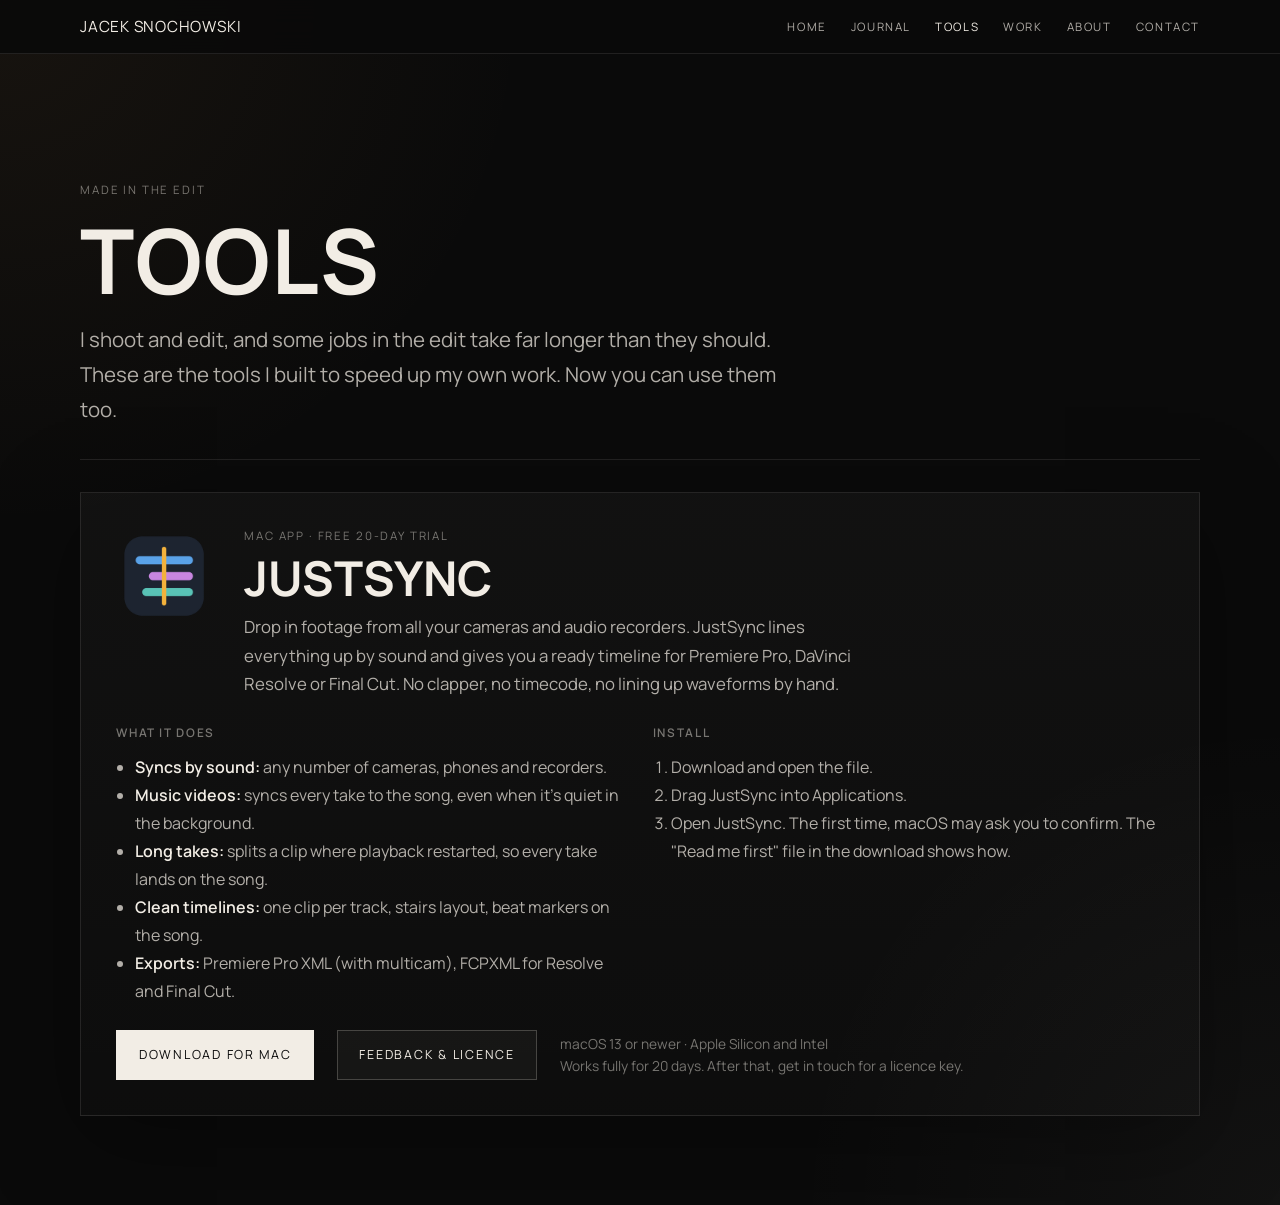
<file: tools/index.html>
<!DOCTYPE html>
<html lang="en">
<head>
<meta charset="UTF-8">
<meta name="viewport" content="width=device-width, initial-scale=1.0">
<title>Tools | Jacek Snochowski</title>
<meta name="description" content="Tools I built to speed up my own editing. JustSync syncs footage from every camera and audio recorder by sound and gives you a ready timeline for Premiere Pro, DaVinci Resolve and Final Cut.">
<meta name="theme-color" content="#0a0a0a">
<link rel="canonical" href="https://jaceksnochowski.com/tools/">
<link rel="preconnect" href="https://fonts.googleapis.com">
<link rel="preconnect" href="https://fonts.gstatic.com" crossorigin>
<link href="https://fonts.googleapis.com/css2?family=Manrope:wght@400;500;600;700;800&amp;display=swap" rel="stylesheet">
<link rel="stylesheet" href="/journal/assets/journal.css">
<style>
  .tool{
    display:grid;
    grid-template-columns:auto 1fr;
    gap:1.6rem 2rem;
    margin-top:2rem;
    padding:clamp(1.35rem, 3vw, 2.2rem);
    background:linear-gradient(180deg, rgba(242,237,229,0.03), rgba(242,237,229,0.01));
    border:1px solid var(--line);
    box-shadow:var(--shadow);
  }
  .tool-icon{width:96px;height:96px}
  .tool-head{display:grid;gap:0.7rem;align-content:start}
  .tool h2{
    margin:0;
    font-family:var(--headline);
    text-transform:uppercase;
    line-height:1;
    font-size:clamp(1.8rem, 4vw, 3rem);
  }
  .tool-lead{margin:0;color:var(--muted);line-height:1.7;font-size:1.05rem;max-width:40rem}
  .tool-body{grid-column:1 / -1;display:grid;gap:1.6rem}
  .tool-cols{display:grid;grid-template-columns:repeat(auto-fit, minmax(260px, 1fr));gap:1.6rem}
  .tool h3{
    margin:0 0 0.7rem;
    text-transform:uppercase;
    letter-spacing:0.14em;
    font-size:0.74rem;
    color:var(--soft);
    font-weight:600;
  }
  .tool ul, .tool ol{margin:0;padding-left:1.15rem;color:var(--muted);line-height:1.75}
  .tool li strong{color:var(--text);font-weight:600}
  .download{display:flex;flex-wrap:wrap;align-items:center;gap:0.9rem 1.4rem}
  .download-note{color:var(--soft);font-size:0.86rem;line-height:1.6}
  @media (max-width:600px){
    .tool{grid-template-columns:1fr}
    .tool-icon{width:72px;height:72px}
  }
</style>
</head>
<body>
  <div class="shell">
    <header class="topbar">
      <div class="topbar-inner">
        <a class="brand" href="/">Jacek Snochowski</a>
        <nav class="topnav" aria-label="Primary">
          <a href="/">Home</a>
          <a href="/journal/">Journal</a>
          <a class="active" href="/tools/">Tools</a>
          <a href="/#work">Work</a>
          <a href="/#about">About</a>
          <a href="/#contact">Contact</a>
        </nav>
      </div>
    </header>
    <main class="page">

<section class="hero">
  <div class="eyebrow">Made in the edit</div>
  <h1>Tools</h1>
  <p>I shoot and edit, and some jobs in the edit take far longer than they should. These are the tools I built to speed up my own work. Now you can use them too.</p>
</section>

<section class="tool" id="justsync">
  <img class="tool-icon" src="/images/tools/justsync-icon.png" alt="JustSync app icon">
  <div class="tool-head">
    <div class="eyebrow">Mac app · Free 20-day trial</div>
    <h2>JustSync</h2>
    <p class="tool-lead">Drop in footage from all your cameras and audio recorders. JustSync lines everything up by sound and gives you a ready timeline for Premiere Pro, DaVinci Resolve or Final Cut. No clapper, no timecode, no lining up waveforms by hand.</p>
  </div>
  <div class="tool-body">
    <div class="tool-cols">
      <div>
        <h3>What it does</h3>
        <ul>
          <li><strong>Syncs by sound:</strong> any number of cameras, phones and recorders.</li>
          <li><strong>Music videos:</strong> syncs every take to the song, even when it's quiet in the background.</li>
          <li><strong>Long takes:</strong> splits a clip where playback restarted, so every take lands on the song.</li>
          <li><strong>Clean timelines:</strong> one clip per track, stairs layout, beat markers on the song.</li>
          <li><strong>Exports:</strong> Premiere Pro XML (with multicam), FCPXML for Resolve and Final Cut.</li>
        </ul>
      </div>
      <div>
        <h3>Install</h3>
        <ol>
          <li>Download and open the file.</li>
          <li>Drag JustSync into Applications.</li>
          <li>Open JustSync. The first time, macOS may ask you to confirm. The "Read me first" file in the download shows how.</li>
        </ol>
      </div>
    </div>
    <div class="download">
      <a class="btn" href="https://github.com/jaceksnochowski-FruitFrame/my-website/releases/latest/download/JustSync.dmg">Download for Mac</a>
      <a class="btn-ghost" href="mailto:jaceksnochowski@gmail.com?subject=JustSync">Feedback &amp; licence</a>
      <div class="download-note">macOS 13 or newer · Apple Silicon and Intel<br>Works fully for 20 days. After that, get in touch for a licence key.</div>
    </div>
  </div>
</section>

    </main>
  </div>
</body>
</html>
</file>
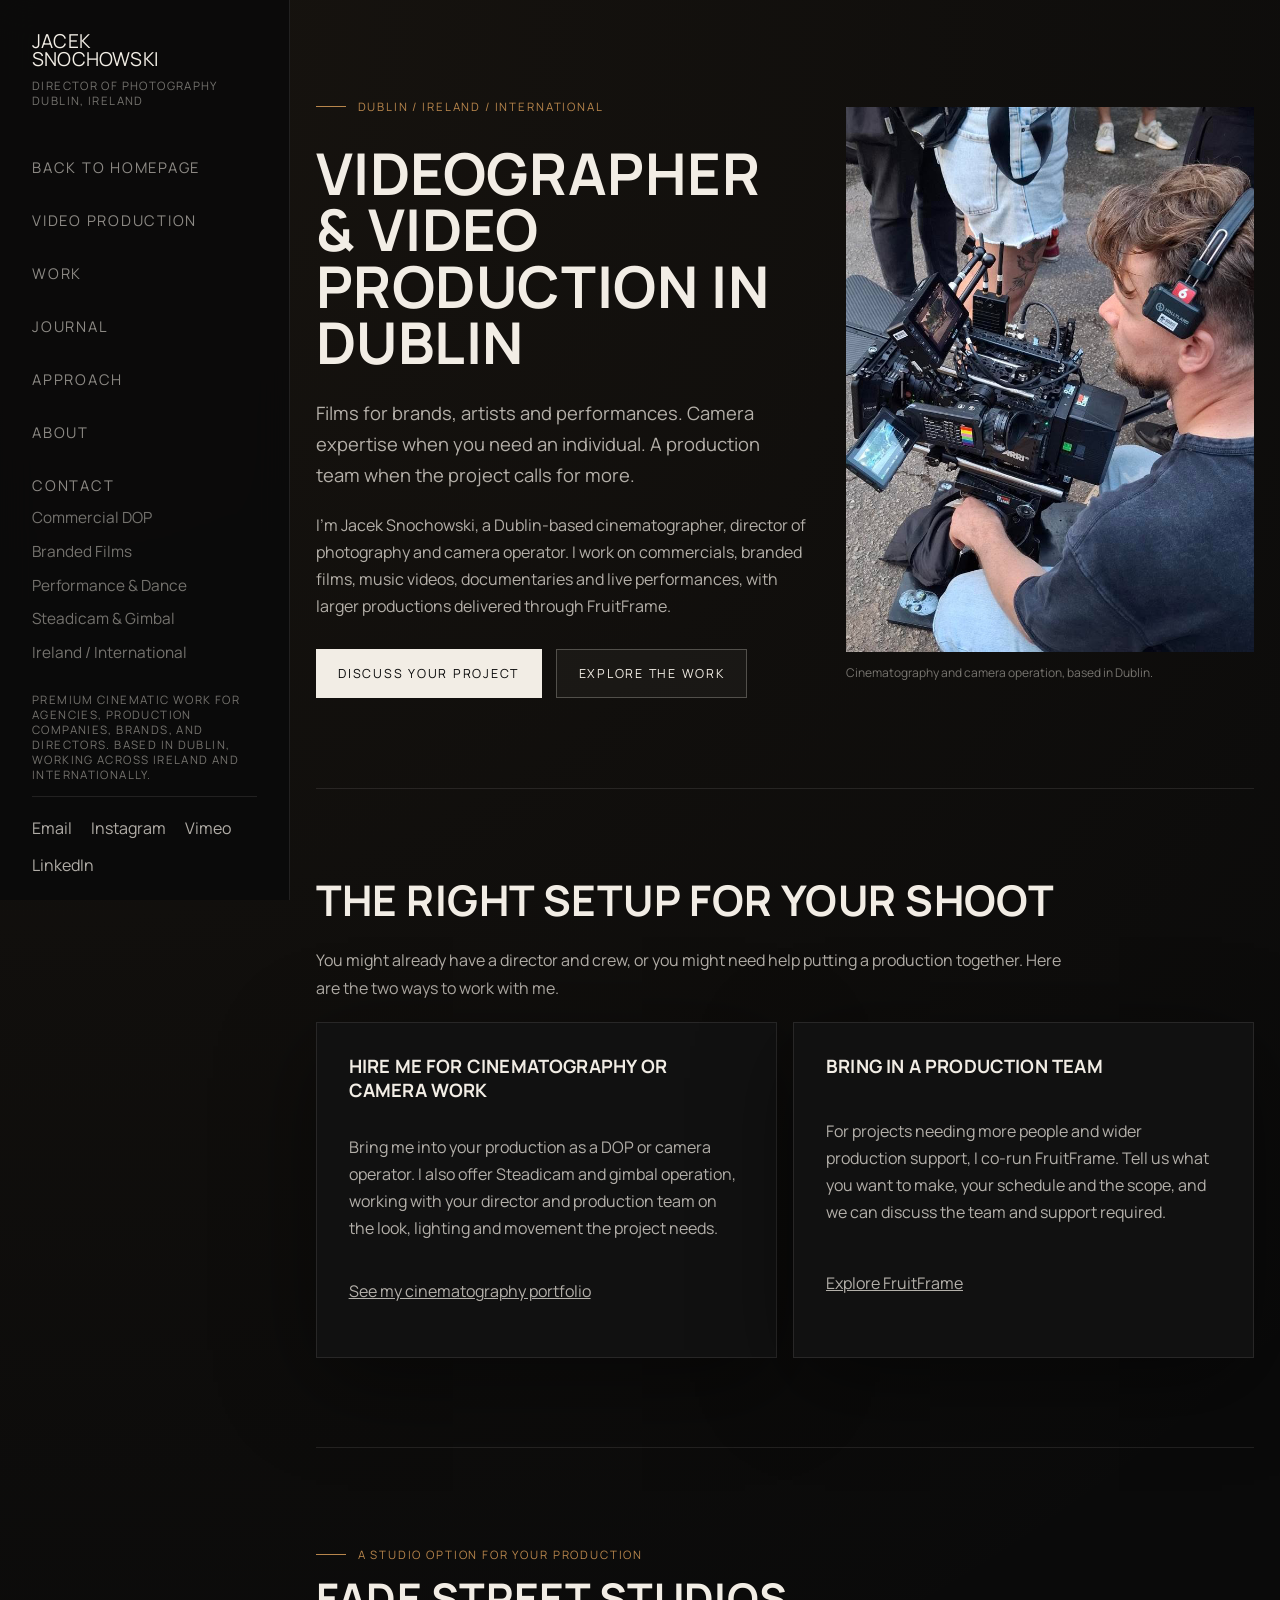
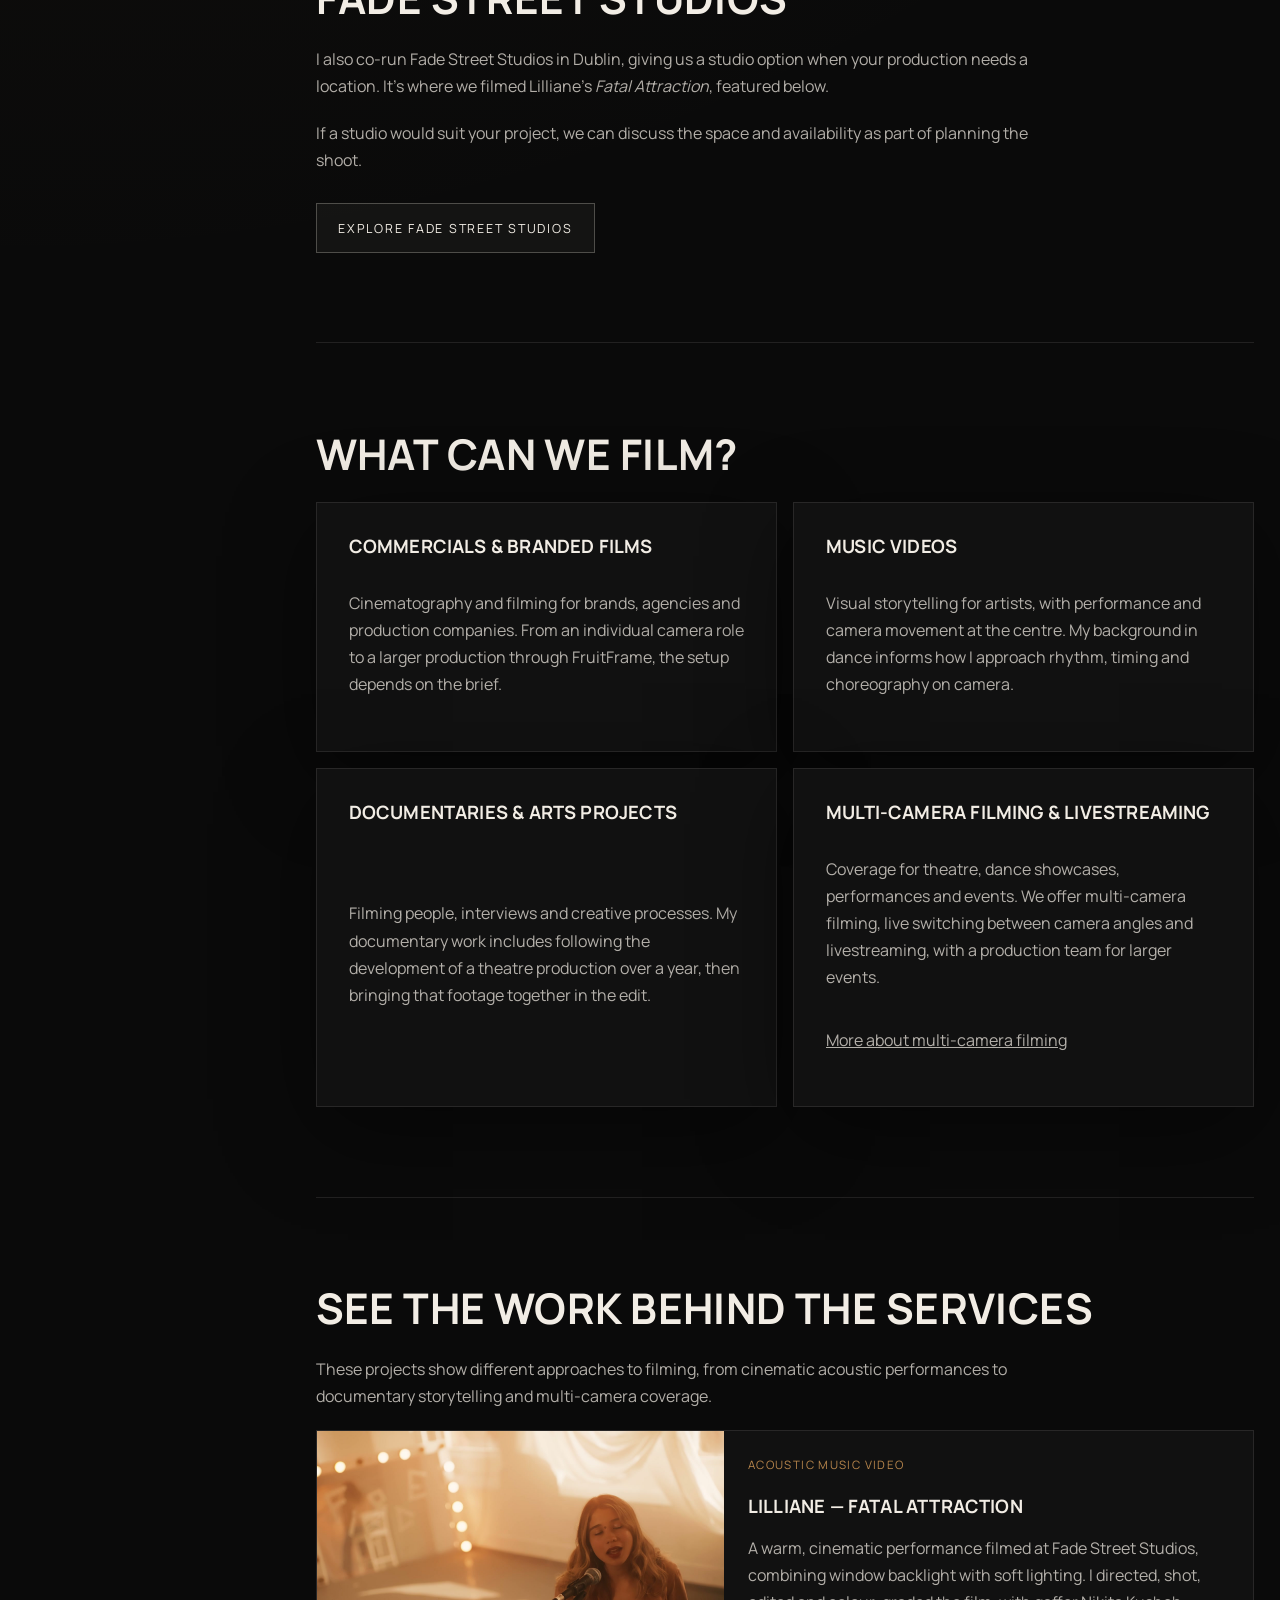
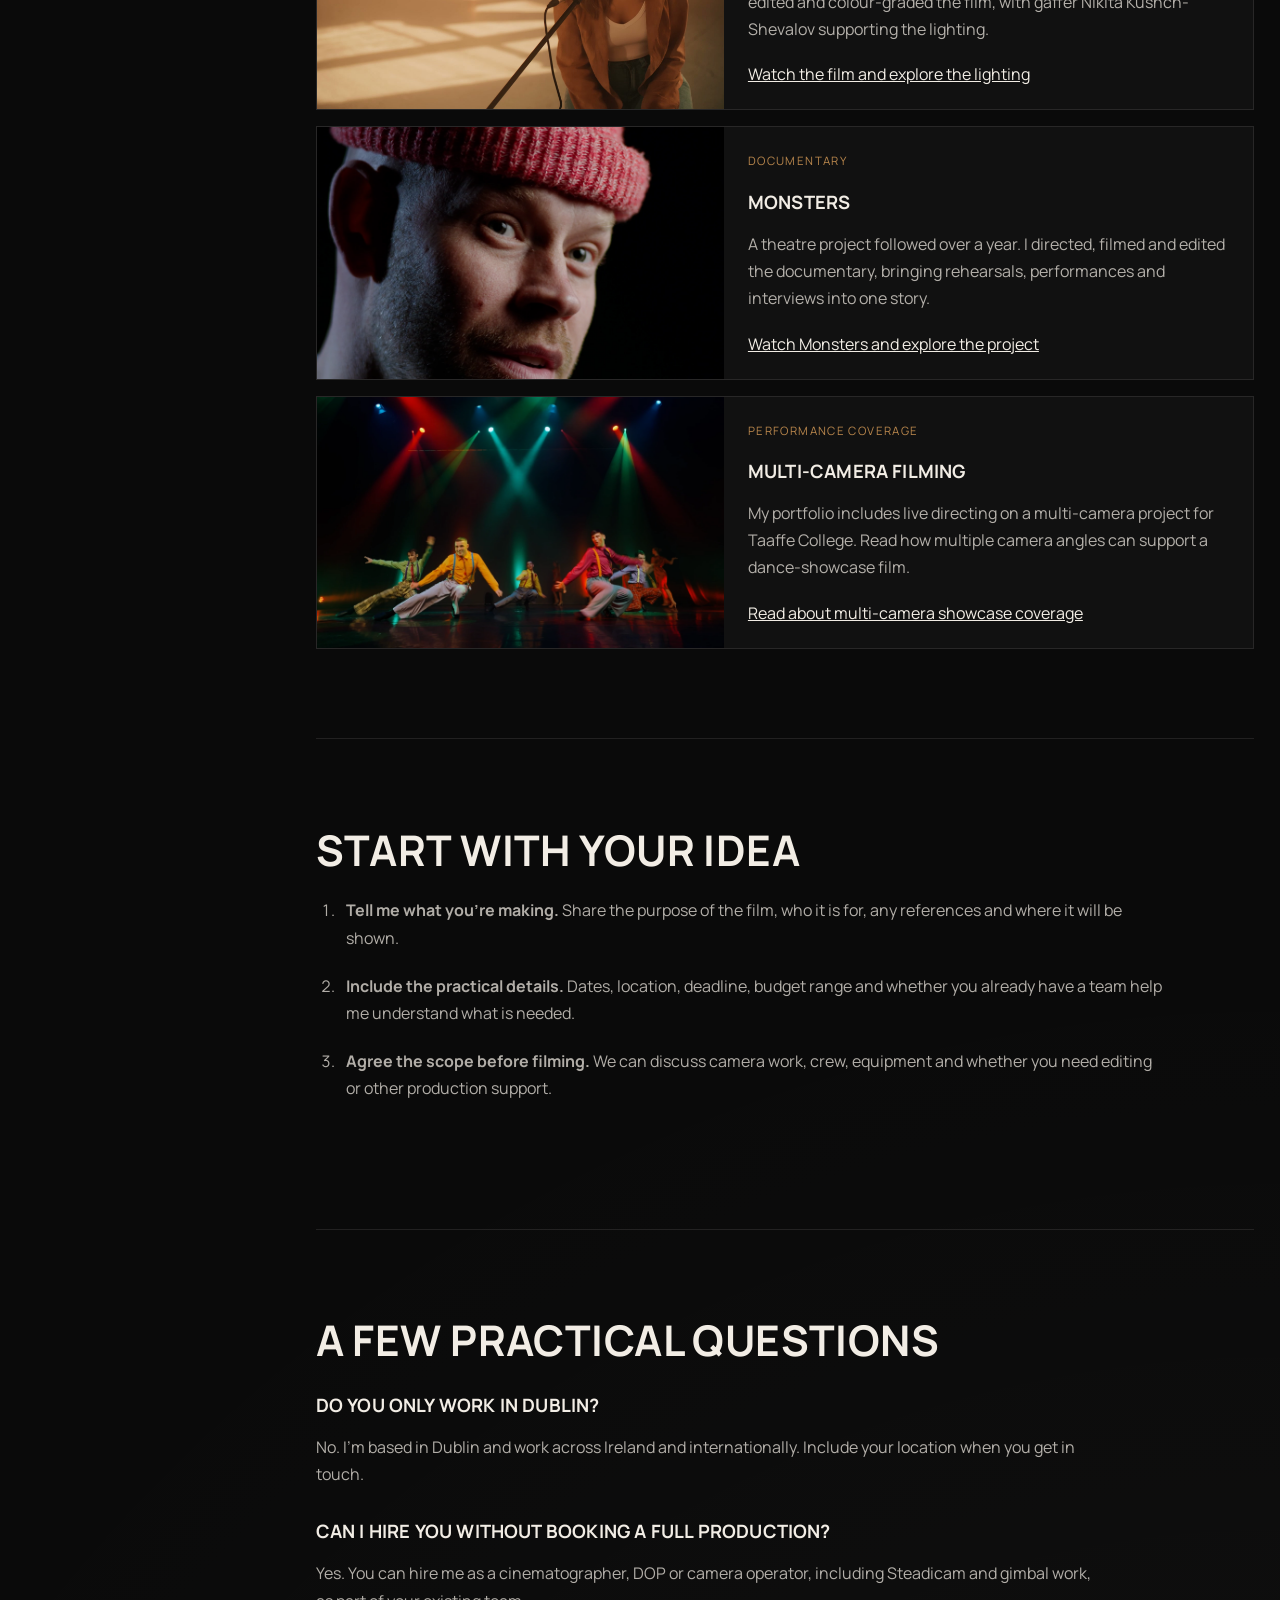
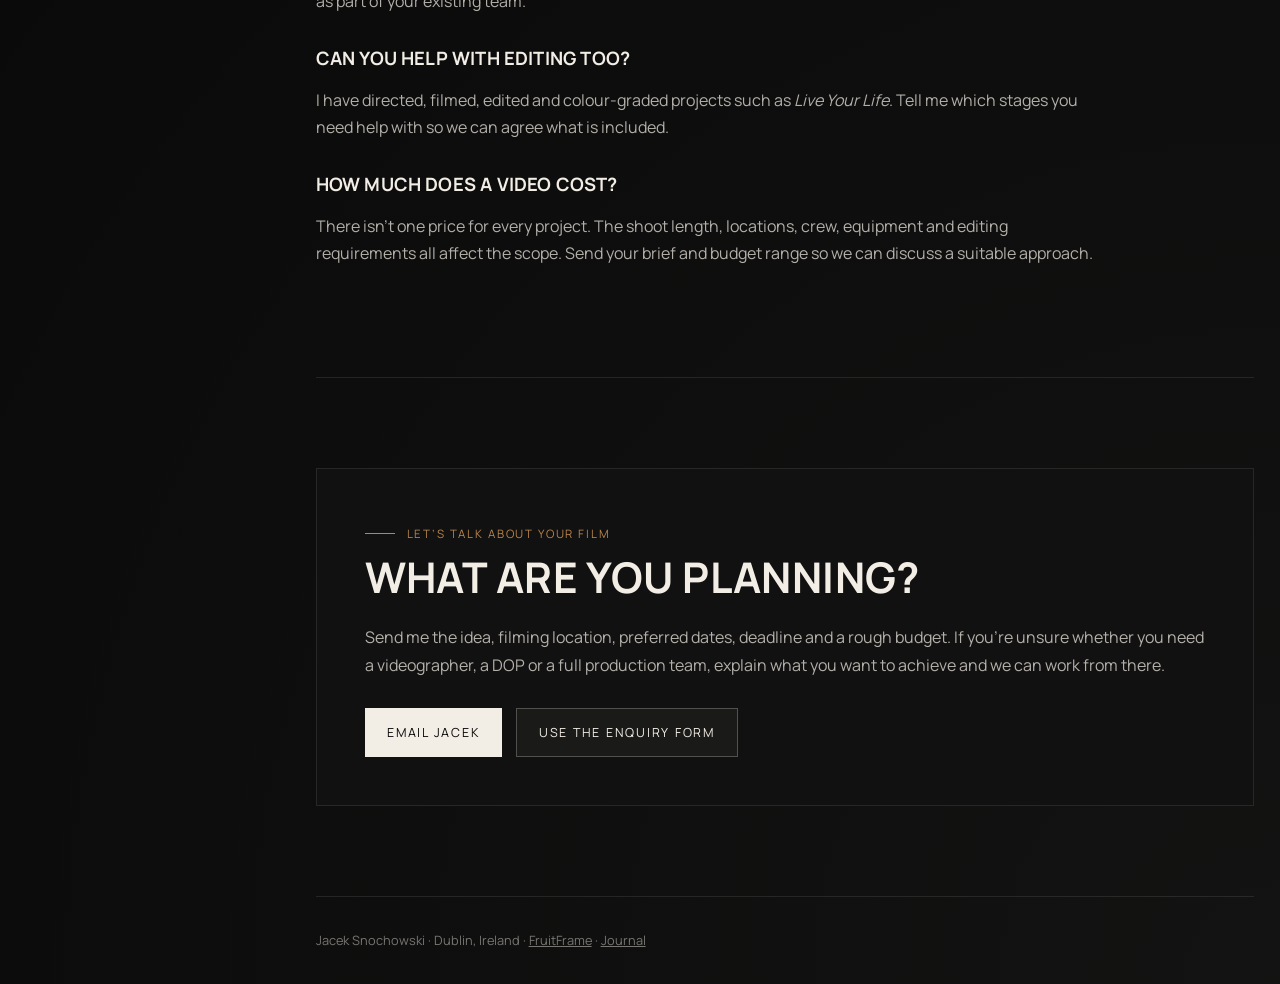
<file: video-production-dublin/index.html>
<!doctype html>
<html lang="en">
<head>
<meta charset="utf-8">
<meta name="viewport" content="width=device-width, initial-scale=1">
<title>Videographer &amp; Video Production Dublin | Jacek Snochowski</title>
<meta name="description" content="Dublin-based videographer and cinematographer for music videos, branded films, documentaries and multi-camera events. Larger productions through FruitFrame.">
<link rel="canonical" href="https://jaceksnochowski.com/video-production-dublin/">
<meta name="theme-color" content="#0a0a0a">
<meta property="og:title" content="Videographer &amp; Video Production in Dublin | Jacek Snochowski">
<meta property="og:description" content="Filming, cinematography and production support, with real projects to explore and a team through FruitFrame when you need one.">
<meta property="og:type" content="website">
<meta property="og:url" content="https://jaceksnochowski.com/video-production-dublin/">
<meta property="og:image" content="https://jaceksnochowski.com/images/approach-bts.jpg">
<link rel="preconnect" href="https://fonts.googleapis.com">
<link rel="preconnect" href="https://fonts.gstatic.com" crossorigin>
<link href="https://fonts.googleapis.com/css2?family=Manrope:wght@400;500;600;700;800&amp;display=swap" rel="stylesheet">
<style>
  :root{
    --bg:#0a0a0a;
    --panel:#111111;
    --panel-2:#151515;
    --text:#f2ede5;
    --muted:rgba(242,237,229,0.72);
    --soft:rgba(242,237,229,0.46);
    --faint:rgba(242,237,229,0.18);
    --line:rgba(242,237,229,0.1);
    --accent:#b8864c;
    --accent-soft:rgba(184,134,76,0.18);
    --shadow:0 24px 90px rgba(0,0,0,0.45);
    --sidebar:290px;
    --max:1440px;
    --gutter:clamp(1.25rem, 2vw, 2rem);
    --section-pad:clamp(4.5rem, 7vw, 8rem);
    --headline:"Manrope", sans-serif;
    --body:"Manrope", sans-serif;
    --ease:cubic-bezier(.2,.8,.2,1);
  }

  *{box-sizing:border-box}
  html{scroll-behavior:smooth}
  body{
    margin:0;
    overflow-x:hidden;
    background:
      radial-gradient(circle at top left, rgba(184,134,76,0.08), transparent 32%),
      radial-gradient(circle at bottom right, rgba(242,237,229,0.04), transparent 28%),
      var(--bg);
    color:var(--text);
    font-family:var(--body);
    -webkit-font-smoothing:antialiased;
    text-rendering:optimizeLegibility;
  }

  img,video{display:block;max-width:100%}
  a{color:inherit}
  button,input,select,textarea{font:inherit}

  .site-shell{
    display:grid;
    grid-template-columns:var(--sidebar) 1fr;
    min-height:100vh;
  }

  .sidebar{
    position:sticky;
    top:0;
    height:100vh;
    padding:2rem;
    display:flex;
    flex-direction:column;
    justify-content:space-between;
    border-right:1px solid var(--line);
    background:rgba(10,10,10,0.9);
    backdrop-filter:blur(18px);
    overflow-y:auto;
  }

  .brand-mark{
    display:grid;
    gap:0.6rem;
  }

  .brand-name,
  .hero-name,
  .section-title,
  .work-title,
  .card-index,
  .contact-title,
  .lab-title,
  .stat-value{
    font-family:var(--headline);
    text-transform:uppercase;
    letter-spacing:0.01em;
  }

  .brand-name{
    font-size:1.2rem;
    line-height:0.95;
  }

  .brand-title,
  .small-label,
  .pill,
  .nav-link,
  .detail-label,
  .footer-note,
  .form-label,
  .hero-kicker,
  .work-meta,
  .card-type{
    text-transform:uppercase;
    letter-spacing:0.12em;
  }

  .brand-title,
  .small-label,
  .detail-label,
  .footer-note,
  .hero-kicker,
  .work-meta,
  .card-type,
  .form-label{
    font-size:0.72rem;
    color:var(--soft);
  }

  .nav{
    display:grid;
    gap:0.5rem;
    margin:2.25rem 0 0;
  }

  .nav-link{
    text-decoration:none;
    font-family:var(--headline);
    font-size:0.92rem;
    color:rgba(242,237,229,0.56);
    padding:0.75rem 0;
    border-top:1px solid transparent;
    transition:color .25s var(--ease), border-color .25s var(--ease), transform .25s var(--ease);
  }

  .nav-link:hover,
  .nav-link.active{
    color:var(--text);
    border-color:var(--line);
    transform:translateX(4px);
  }

  .sidebar-copy{
    display:grid;
    gap:1.8rem;
  }

  .role-list{
    display:grid;
    gap:0.8rem;
    color:var(--soft);
    font-size:0.96rem;
  }

  .sidebar-note{
    display:grid;
    gap:0.9rem;
  }

  .socials{
    display:flex;
    flex-wrap:wrap;
    gap:0.9rem 1.2rem;
    padding-top:1.25rem;
    border-top:1px solid var(--line);
  }

  .socials a{
    text-decoration:none;
    color:var(--muted);
    transition:color .2s var(--ease);
  }

  .socials a:hover{color:var(--text)}

  .mobile-bar{
    display:none;
    position:sticky;
    top:0;
    z-index:50;
    align-items:center;
    justify-content:space-between;
    padding:1rem 1.2rem;
    border-bottom:1px solid var(--line);
    background:rgba(10,10,10,0.92);
    backdrop-filter:blur(14px);
  }

  .mobile-logo{
    font-family:var(--headline);
    font-size:1rem;
    letter-spacing:0.03em;
    text-transform:uppercase;
  }

  .menu-toggle{
    display:inline-flex;
    align-items:center;
    gap:0.7rem;
    padding:0;
    color:var(--text);
    background:none;
    border:none;
    cursor:pointer;
  }

  .menu-toggle-lines{
    display:grid;
    gap:4px;
  }

  .menu-toggle-lines span{
    width:18px;
    height:1px;
    background:var(--text);
  }

  .mobile-menu{
    position:fixed;
    inset:61px 0 auto;
    display:none;
    background:rgba(10,10,10,0.97);
    border-bottom:1px solid var(--line);
    padding:1rem 1.2rem 1.4rem;
    z-index:49;
  }

  .mobile-menu.open{display:grid;gap:0.25rem}

  .mobile-menu a{
    text-decoration:none;
    padding:0.95rem 0;
    border-bottom:1px solid rgba(242,237,229,0.07);
    font-family:var(--headline);
    font-size:1.05rem;
    letter-spacing:0.05em;
    text-transform:uppercase;
  }

  .content{
    min-width:0;
  }

  .section{
    padding:0 var(--gutter);
  }

  .section-inner{
    width:min(calc(100% - 0rem), var(--max));
    margin:0 auto;
  }

  .hero{
    min-height:100vh;
    padding:clamp(1rem, 2vw, 1.5rem);
  }

  .hero-stage{
    position:relative;
    min-height:calc(100vh - 2rem);
    border:1px solid var(--line);
    overflow:hidden;
    box-shadow:var(--shadow);
    background:#050505;
  }

  .hero-video{
    position:absolute;
    inset:0;
    width:100%;
    height:100%;
    object-fit:cover;
    object-position:center center;
    opacity:1;
  }

  .hero-overlay{
    position:absolute;
    inset:0;
    background:
      linear-gradient(180deg, rgba(10,10,10,0.03) 0%, rgba(10,10,10,0.34) 62%, rgba(10,10,10,0.7) 100%),
      linear-gradient(90deg, rgba(10,10,10,0.42) 0%, rgba(10,10,10,0.08) 55%, rgba(10,10,10,0.38) 100%);
  }

  .hero-grid{
    position:relative;
    z-index:1;
    min-height:calc(100vh - 2rem);
    display:grid;
    grid-template-columns:minmax(0, 1.4fr) minmax(280px, 0.75fr);
    align-items:end;
    gap:2.5rem;
    padding:clamp(1.5rem, 3vw, 2.5rem);
  }

  .hero-copy{
    max-width:760px;
    min-width:0;
    padding-top:6rem;
  }

  .hero-kicker{
    display:inline-flex;
    align-items:center;
    gap:0.8rem;
    margin-bottom:1.2rem;
  }

  .hero-kicker::before{
    content:"";
    width:34px;
    height:1px;
    background:var(--accent);
  }

  .hero-name{
    font-size:clamp(3.2rem, 7.8vw, 6.6rem);
    line-height:0.88;
    margin:0 0 1rem;
  }

  .hero-subhead{
    max-width:36ch;
    font-size:clamp(1.05rem, 1.8vw, 1.42rem);
    line-height:1.55;
    color:var(--muted);
    margin:0 0 2rem;
  }

  .hero-actions{
    display:flex;
    flex-wrap:wrap;
    gap:0.9rem;
  }

  .btn,
  .ghost-btn{
    display:inline-flex;
    align-items:center;
    justify-content:center;
    gap:0.6rem;
    min-height:48px;
    padding:0.95rem 1.35rem;
    text-decoration:none;
    text-transform:uppercase;
    letter-spacing:0.14em;
    font-size:0.78rem;
    transition:transform .25s var(--ease), border-color .25s var(--ease), background-color .25s var(--ease), color .25s var(--ease);
  }

  .btn{
    background:var(--text);
    color:var(--bg);
    border:1px solid var(--text);
  }

  .btn:hover{
    transform:translateY(-2px);
    background:#ffffff;
  }

  .ghost-btn{
    border:1px solid rgba(242,237,229,0.26);
    color:var(--text);
    background:rgba(242,237,229,0.04);
  }

  .ghost-btn:hover{
    transform:translateY(-2px);
    border-color:rgba(242,237,229,0.54);
    background:rgba(242,237,229,0.08);
  }

  .hero-side{
    align-self:end;
    display:grid;
    min-width:0;
    gap:1rem;
  }

  .hero-card{
    background:rgba(11,11,11,0.68);
    border:1px solid rgba(242,237,229,0.12);
    padding:1.1rem 1.15rem;
    backdrop-filter:blur(12px);
  }

  .hero-card p{
    margin:0;
    color:var(--muted);
    line-height:1.6;
    font-size:0.96rem;
  }

  .hero-card strong{
    color:var(--text);
    font-weight:600;
  }

  .pill-row{
    display:flex;
    flex-wrap:wrap;
    gap:0.6rem;
  }

  .pill{
    display:inline-flex;
    align-items:center;
    min-height:34px;
    padding:0.55rem 0.8rem;
    border:1px solid rgba(242,237,229,0.12);
    background:rgba(242,237,229,0.03);
    font-size:0.66rem;
    color:var(--muted);
  }

  .hero-footer{
    display:flex;
    align-items:flex-end;
    justify-content:space-between;
    gap:1rem;
    margin-top:1rem;
  }

  .hero-mobile-panel{
    display:none;
  }

  .hero-mobile-card{
    background:rgba(11,11,11,0.92);
    border:1px solid rgba(242,237,229,0.12);
    padding:1.1rem;
    box-shadow:var(--shadow);
  }

  .hero-mobile-card p{
    margin:0;
    color:var(--muted);
    line-height:1.65;
    font-size:1rem;
  }

  .hero-scroll{
    color:var(--soft);
    font-size:0.8rem;
  }

  .hero-scroll span{
    display:block;
    margin-top:0.4rem;
    width:1px;
    height:46px;
    background:linear-gradient(180deg, rgba(242,237,229,0.45), transparent);
  }

  .section-head{
    display:grid;
    grid-template-columns:minmax(0, 1fr) minmax(260px, 420px);
    gap:1.5rem;
    align-items:end;
    padding-bottom:2rem;
    margin-bottom:2rem;
    border-bottom:1px solid var(--line);
  }

  .eyebrow{
    display:inline-flex;
    align-items:center;
    gap:0.75rem;
    margin-bottom:0.95rem;
    color:var(--accent);
    text-transform:uppercase;
    letter-spacing:0.16em;
    font-size:0.72rem;
  }

  .eyebrow::before{
    content:"";
    width:30px;
    height:1px;
    background:currentColor;
  }

  .section-title{
    margin:0;
    font-size:clamp(2.1rem, 4.8vw, 4.2rem);
    line-height:0.94;
  }

  .section-intro{
    margin:0;
    color:var(--muted);
    font-size:1rem;
    line-height:1.7;
    max-width:38ch;
  }

  .credentials .section-head{
    align-items:start;
  }

  .credentials .section-intro{
    max-width:44ch;
  }

  .work{
    padding-top:var(--section-pad);
    padding-bottom:var(--section-pad);
  }

  .work-grid{
    display:grid;
    grid-template-columns:repeat(12, 1fr);
    gap:clamp(1rem, 1.5vw, 1.4rem);
  }

  .work-note{
    display:grid;
    grid-template-columns:minmax(0, 1fr) auto;
    gap:1.25rem;
    align-items:center;
    margin-top:1.5rem;
    padding-top:1.35rem;
    border-top:1px solid var(--line);
  }

  .work-note p{
    margin:0;
    color:var(--muted);
    font-size:0.98rem;
    line-height:1.7;
    max-width:58ch;
  }

  .work-link{
    white-space:nowrap;
  }

  .work-card{
    position:relative;
    overflow:hidden;
    min-height:420px;
    border:1px solid var(--line);
    background:var(--panel);
    text-decoration:none;
    box-shadow:var(--shadow);
  }

  .work-media{
    position:absolute;
    inset:0;
  }

  .work-card.large{grid-column:span 7}
  .work-card.medium{grid-column:span 5}
  .work-card.wide{grid-column:span 8}
  .work-card.tall{grid-column:span 4}

  .work-card img,
  .work-video{
    width:100%;
    height:100%;
    object-fit:cover;
    transition:transform 1.2s var(--ease), filter .6s var(--ease);
  }

  .work-video{
    position:absolute;
    inset:0;
    opacity:0;
    pointer-events:none;
    object-position:center center;
    transition:opacity .35s var(--ease);
  }

  .work-card.has-video.is-playing .work-video{
    opacity:1;
  }

  .work-card::after{
    content:"";
    position:absolute;
    inset:0;
    background:linear-gradient(180deg, rgba(10,10,10,0.06) 18%, rgba(10,10,10,0.72) 100%);
  }

  .work-card:hover img,
  .work-card.is-playing img{
    transform:scale(1.04);
    filter:saturate(1.05);
  }

  .work-card-copy{
    position:absolute;
    inset:auto 0 0;
    z-index:1;
    padding:1.35rem;
    display:grid;
    gap:0.55rem;
  }

  .card-topline{
    display:flex;
    align-items:center;
    justify-content:space-between;
    gap:1rem;
  }

  .card-index{
    font-size:0.88rem;
    color:rgba(242,237,229,0.62);
  }

  .card-type{
    color:rgba(242,237,229,0.6);
  }

  .work-title{
    margin:0;
    font-size:clamp(1.45rem, 2.2vw, 2.35rem);
    line-height:1;
  }

  .work-meta{
    color:rgba(242,237,229,0.78);
  }

  .trust{
    padding:0 var(--gutter) var(--section-pad);
  }

  .trust-band{
    width:min(calc(100% - 0rem), var(--max));
    margin:0 auto;
    border:1px solid var(--line);
    background:linear-gradient(180deg, rgba(242,237,229,0.03), rgba(242,237,229,0.01));
    box-shadow:var(--shadow);
    overflow:hidden;
  }

  .trust-grid{
    display:grid;
    grid-template-columns:repeat(4, minmax(0, 1fr));
  }

  .trust-item{
    padding:1.2rem 1.25rem;
    border-right:1px solid var(--line);
    display:grid;
    gap:0.45rem;
  }

  .trust-item:last-child{
    border-right:none;
  }

  .trust-item strong{
    font-family:var(--headline);
    font-size:1rem;
    text-transform:uppercase;
    letter-spacing:0.06em;
  }

  .trust-item span{
    color:var(--muted);
    line-height:1.6;
    font-size:0.92rem;
  }

  .journal-teaser{
    padding:0 var(--gutter) var(--section-pad);
  }

  .journal-teaser-panel{
    width:min(calc(100% - 0rem), var(--max));
    margin:0 auto;
    display:grid;
    grid-template-columns:minmax(0, 1.15fr) minmax(320px, 0.85fr);
    gap:1.2rem;
    align-items:stretch;
  }

  .journal-teaser-visual{
    position:relative;
    overflow:hidden;
    min-height:420px;
    border:1px solid var(--line);
    box-shadow:var(--shadow);
    background:var(--panel);
  }

  .journal-teaser-visual img{
    width:100%;
    height:100%;
    object-fit:cover;
  }

  .journal-teaser-copy{
    display:grid;
    gap:1rem;
    align-content:start;
    padding:1.4rem;
    border:1px solid var(--line);
    background:linear-gradient(180deg, rgba(242,237,229,0.03), rgba(242,237,229,0.01));
    box-shadow:var(--shadow);
  }

  .journal-tags{
    display:flex;
    flex-wrap:wrap;
    gap:0.55rem;
  }

  .journal-tag{
    display:inline-flex;
    align-items:center;
    min-height:30px;
    padding:0.45rem 0.7rem;
    border:1px solid rgba(242,237,229,0.14);
    background:rgba(242,237,229,0.03);
    color:var(--muted);
    text-transform:uppercase;
    letter-spacing:0.14em;
    font-size:0.64rem;
  }

  .journal-teaser-title{
    margin:0;
    font-family:var(--headline);
    font-size:clamp(1.8rem, 3.2vw, 3rem);
    line-height:0.96;
    text-transform:uppercase;
    letter-spacing:0.01em;
  }

  .journal-teaser-copy p{
    margin:0;
    color:var(--muted);
    line-height:1.75;
  }

  .services,
  .case-studies{
    padding-top:var(--section-pad);
    padding-bottom:var(--section-pad);
  }

  .service-grid,
  .case-grid{
    display:grid;
    grid-template-columns:repeat(3, minmax(0, 1fr));
    gap:1rem;
  }

  .service-card,
  .case-card{
    border:1px solid var(--line);
    background:linear-gradient(180deg, rgba(242,237,229,0.03), rgba(242,237,229,0.01));
    padding:1.35rem;
    box-shadow:var(--shadow);
    display:grid;
    gap:0.95rem;
  }

  .service-card h3,
  .case-card h3{
    margin:0;
    font-family:var(--headline);
    font-size:clamp(1.2rem, 1.8vw, 1.7rem);
    line-height:1.02;
    text-transform:uppercase;
    letter-spacing:0.04em;
  }

  .service-card p,
  .case-card p{
    margin:0;
    color:var(--muted);
    line-height:1.75;
  }

  .service-card ul{
    list-style:none;
    margin:0;
    padding:0;
    display:grid;
    gap:0.75rem;
  }

  .service-card li{
    color:var(--muted);
    line-height:1.65;
    padding-top:0.75rem;
    border-top:1px solid rgba(242,237,229,0.08);
  }

  .service-card li:first-child{
    border-top:none;
    padding-top:0;
  }

  .case-label{
    color:var(--accent);
    text-transform:uppercase;
    letter-spacing:0.16em;
    font-size:0.7rem;
  }

  .case-meta{
    display:grid;
    gap:0.7rem;
    padding-top:0.9rem;
    border-top:1px solid rgba(242,237,229,0.08);
  }

  .case-meta div{
    color:var(--muted);
    line-height:1.65;
    font-size:0.94rem;
  }

  .case-meta strong{
    color:var(--text);
    font-size:0.72rem;
    text-transform:uppercase;
    letter-spacing:0.14em;
    display:block;
    margin-bottom:0.22rem;
  }

  .story-panel{
    display:grid;
    grid-template-columns:minmax(0, 0.9fr) minmax(0, 1.1fr);
    gap:clamp(1.2rem, 2.4vw, 2rem);
    border:1px solid var(--line);
    background:linear-gradient(180deg, rgba(242,237,229,0.03), rgba(242,237,229,0.01));
    box-shadow:var(--shadow);
    overflow:hidden;
  }

  .story-visual{
    min-height:420px;
    background:var(--panel);
  }

  .story-visual img{
    width:100%;
    height:100%;
    object-fit:cover;
  }

  .story-copy{
    padding:clamp(1.35rem, 3vw, 2.2rem);
    display:grid;
    gap:1rem;
    align-content:start;
  }

  .story-copy p{
    margin:0;
    color:var(--muted);
    line-height:1.8;
    max-width:58ch;
  }

  .story-points{
    display:grid;
    gap:0.8rem;
    margin-top:0.4rem;
  }

  .story-points div{
    padding-top:0.8rem;
    border-top:1px solid rgba(242,237,229,0.08);
    color:var(--muted);
    line-height:1.7;
  }

  .story-points strong{
    color:var(--text);
  }

  .about{
    padding-top:0;
    padding-bottom:var(--section-pad);
  }

  .about-grid{
    display:grid;
    grid-template-columns:minmax(320px, 0.9fr) minmax(0, 1.1fr);
    gap:clamp(1.5rem, 3vw, 3rem);
    align-items:start;
  }

  .about-visual{
    position:sticky;
    top:1.5rem;
  }

  .about-photo{
    position:relative;
    aspect-ratio:4 / 5;
    overflow:hidden;
    border:1px solid var(--line);
    box-shadow:var(--shadow);
  }

  .about-photo img{
    width:100%;
    height:100%;
    object-fit:cover;
  }

  .about-photo-caption{
    position:absolute;
    left:0;
    right:0;
    bottom:0;
    display:flex;
    justify-content:space-between;
    gap:1rem;
    padding:1rem 1.1rem;
    background:linear-gradient(180deg, transparent, rgba(10,10,10,0.86));
    color:rgba(242,237,229,0.7);
    font-size:0.72rem;
    text-transform:uppercase;
    letter-spacing:0.12em;
  }

  .about-content{
    display:grid;
    gap:2.2rem;
  }

  .about-lead{
    max-width:18ch;
    margin:0;
    font-family:var(--headline);
    font-size:clamp(1.9rem, 3.2vw, 3rem);
    line-height:1.02;
    text-transform:uppercase;
    letter-spacing:0.04em;
  }

  .about-body{
    display:grid;
    gap:1rem;
  }

  .about-body p{
    margin:0;
    color:var(--muted);
    font-size:1rem;
    line-height:1.82;
    max-width:62ch;
  }

  .about-body strong{
    color:var(--text);
    font-weight:600;
  }

  .about-body a{
    text-decoration:none;
    border-bottom:1px solid rgba(242,237,229,0.22);
    transition:border-color .2s var(--ease), color .2s var(--ease);
  }

  .about-body a:hover{
    color:#fff;
    border-color:rgba(242,237,229,0.7);
  }

  .stats{
    display:grid;
    grid-template-columns:repeat(3, minmax(0, 1fr));
    gap:1rem;
  }

  .stat{
    padding:1.15rem;
    border:1px solid var(--line);
    background:linear-gradient(180deg, rgba(242,237,229,0.02), rgba(242,237,229,0.01));
  }

  .stat-value{
    font-size:clamp(2rem, 3.2vw, 2.7rem);
    line-height:1;
    margin-bottom:0.45rem;
  }

  .stat-label{
    color:var(--soft);
    text-transform:uppercase;
    letter-spacing:0.12em;
    font-size:0.72rem;
  }

  .tag-list{
    display:flex;
    flex-wrap:wrap;
    gap:0.6rem;
  }

  .tag{
    padding:0.65rem 0.8rem;
    border:1px solid rgba(242,237,229,0.12);
    font-size:0.72rem;
    text-transform:uppercase;
    letter-spacing:0.13em;
    color:var(--muted);
    background:rgba(242,237,229,0.03);
  }

  .credentials{
    padding-top:var(--section-pad);
    padding-bottom:var(--section-pad);
  }

  .credential-list{
    display:grid;
    gap:1rem;
  }

  .credential{
    display:grid;
    grid-template-columns:90px minmax(0, 1fr) auto;
    gap:1.2rem;
    align-items:start;
    padding:1.35rem 0;
    border-top:1px solid var(--line);
  }

  .credential:last-child{
    border-bottom:1px solid var(--line);
  }

  .credential-year{
    color:var(--soft);
    font-family:var(--headline);
    letter-spacing:0.06em;
    text-transform:uppercase;
    font-size:0.95rem;
  }

  .credential-main{
    display:grid;
    gap:0.35rem;
  }

  .credential-title{
    margin:0;
    font-family:var(--headline);
    font-size:clamp(1.1rem, 1.5vw, 1.45rem);
    line-height:1.02;
    text-transform:uppercase;
    letter-spacing:0.04em;
  }

  .credential-school{
    color:var(--muted);
    font-size:0.96rem;
    line-height:1.65;
  }

  .badge{
    display:inline-flex;
    align-items:center;
    min-height:34px;
    padding:0.45rem 0.75rem;
    border:1px solid rgba(184,134,76,0.34);
    background:var(--accent-soft);
    color:#e7c49f;
    text-transform:uppercase;
    letter-spacing:0.14em;
    font-size:0.66rem;
    white-space:nowrap;
  }

  .lab{
    padding-top:var(--section-pad);
    padding-bottom:var(--section-pad);
  }

  .lab-panel{
    position:relative;
    overflow:hidden;
    border:1px solid var(--line);
    padding:clamp(1.4rem, 3vw, 2.4rem);
    background:
      radial-gradient(circle at top left, rgba(184,134,76,0.12), transparent 26%),
      linear-gradient(180deg, rgba(242,237,229,0.03), rgba(242,237,229,0.01));
    box-shadow:var(--shadow);
  }

  .lab-grid{
    display:grid;
    grid-template-columns:minmax(0, 1.05fr) minmax(280px, 0.95fr);
    gap:2rem;
    align-items:start;
  }

  .lab-title{
    margin:0 0 1rem;
    font-size:clamp(2rem, 4vw, 3.5rem);
    line-height:0.95;
  }

  .lab-copy p,
  .lab-list li{
    color:var(--muted);
    font-size:1rem;
    line-height:1.8;
  }

  .lab-copy p{margin:0 0 1rem}

  .lab-list{
    margin:1.2rem 0 0;
    padding:0;
    list-style:none;
    display:grid;
    gap:0.8rem;
  }

  .lab-list li{
    padding-left:1rem;
    position:relative;
  }

  .lab-list li::before{
    content:"";
    position:absolute;
    left:0;
    top:0.8rem;
    width:5px;
    height:5px;
    border-radius:50%;
    background:var(--accent);
  }

  .lab-side{
    display:grid;
    gap:1rem;
  }

  .info-card{
    padding:1.15rem;
    border:1px solid var(--line);
    background:rgba(10,10,10,0.42);
  }

  .info-card h3{
    margin:0 0 0.75rem;
    font-family:var(--headline);
    font-size:1.3rem;
    letter-spacing:0.04em;
    text-transform:uppercase;
  }

  .info-list{
    list-style:none;
    margin:0;
    padding:0;
    display:grid;
    gap:0.85rem;
  }

  .info-list li{
    display:grid;
    gap:0.28rem;
    padding-top:0.85rem;
    border-top:1px solid rgba(242,237,229,0.07);
  }

  .info-list li:first-child{
    border-top:none;
    padding-top:0;
  }

  .info-list strong{
    font-size:0.72rem;
    text-transform:uppercase;
    letter-spacing:0.14em;
    color:var(--soft);
  }

  .info-list span{
    color:var(--muted);
    line-height:1.6;
  }

  .lab-overlay{
    position:fixed;
    inset:0;
    display:none;
    z-index:80;
    background:rgba(9,9,9,0.92);
    backdrop-filter:blur(10px);
    overflow:auto;
    padding:1.4rem;
  }

  .lab-overlay.open{display:block}

  .lab-dialog{
    width:min(920px, 100%);
    margin:0 auto;
    border:1px solid var(--line);
    background:var(--bg);
    box-shadow:var(--shadow);
  }

  .lab-dialog-header{
    display:flex;
    justify-content:space-between;
    align-items:flex-start;
    gap:1rem;
    padding:1.35rem 1.35rem 0;
  }

  .overlay-close{
    border:none;
    background:none;
    color:var(--soft);
    text-transform:uppercase;
    letter-spacing:0.16em;
    font-size:0.72rem;
    cursor:pointer;
  }

  .overlay-close:hover{color:var(--text)}

  .lab-dialog-body{
    padding:0 1.35rem 1.35rem;
  }

  .overlay-grid{
    display:grid;
    grid-template-columns:repeat(2, minmax(0, 1fr));
    gap:1.5rem;
    margin:1.5rem 0 2rem;
  }

  .overlay-grid p{
    margin:0 0 0.9rem;
    color:var(--muted);
    line-height:1.75;
  }

  .overlay-title{
    margin:0;
    font-family:var(--headline);
    font-size:clamp(1.9rem, 4vw, 3.4rem);
    line-height:0.95;
    text-transform:uppercase;
    letter-spacing:0.04em;
  }

  .form-grid{
    display:grid;
    grid-template-columns:repeat(2, minmax(0, 1fr));
    gap:1rem 1.25rem;
    padding-top:1.6rem;
    border-top:1px solid var(--line);
  }

  .form-field.full{grid-column:1 / -1}

  .form-label{
    display:block;
    margin-bottom:0.6rem;
  }

  .input,
  .textarea,
  .select{
    width:100%;
    border:1px solid rgba(242,237,229,0.14);
    background:rgba(242,237,229,0.02);
    color:var(--text);
    padding:0.95rem 1rem;
    min-height:52px;
    transition:border-color .2s var(--ease), background-color .2s var(--ease);
  }

  .textarea{
    min-height:140px;
    resize:vertical;
  }

  .input:focus,
  .textarea:focus,
  .select:focus{
    outline:none;
    border-color:rgba(242,237,229,0.38);
    background:rgba(242,237,229,0.04);
  }

  .form-actions{
    display:flex;
    flex-wrap:wrap;
    gap:0.9rem;
    align-items:center;
    margin-top:1.5rem;
  }

  .form-note,
  .success-message{
    color:var(--soft);
    font-size:0.86rem;
    line-height:1.6;
  }

  .success-message{
    display:none;
    margin-top:1rem;
  }

  .success-message.show{display:block}

  .contact{
    padding-top:var(--section-pad);
    padding-bottom:var(--section-pad);
  }

  .contact-panel{
    display:grid;
    grid-template-columns:minmax(300px, 0.92fr) minmax(0, 1.08fr);
    gap:0;
    border:1px solid var(--line);
    box-shadow:var(--shadow);
    overflow:hidden;
    background:linear-gradient(180deg, rgba(242,237,229,0.02), rgba(242,237,229,0.01));
  }

  .contact-left,
  .contact-right{
    padding:clamp(1.35rem, 3vw, 2.2rem);
  }

  .contact-left{
    border-right:1px solid var(--line);
    display:grid;
    gap:2rem;
    align-content:start;
  }

  .contact-title{
    margin:0;
    font-size:clamp(2.1rem, 4.2vw, 3.8rem);
    line-height:0.94;
  }

  .contact-text{
    margin:0;
    color:var(--muted);
    font-size:1rem;
    line-height:1.78;
    max-width:40ch;
  }

  .detail-list{
    display:grid;
    gap:1rem;
  }

  .detail-item{
    padding-top:1rem;
    border-top:1px solid rgba(242,237,229,0.08);
  }

  .detail-value{
    margin-top:0.35rem;
    color:var(--text);
    line-height:1.7;
  }

  .detail-value a{
    text-decoration:none;
    color:var(--muted);
  }

  .detail-value a:hover{color:var(--text)}

  .contact-right h3{
    margin:0 0 1.5rem;
    font-family:var(--headline);
    text-transform:uppercase;
    letter-spacing:0.04em;
    font-size:clamp(1.3rem, 2vw, 1.8rem);
    line-height:1.02;
  }

  .contact-foot{
    margin-top:1rem;
    color:var(--soft);
    font-size:0.86rem;
  }

  .reveal{
    opacity:0;
    transform:translateY(24px);
    transition:opacity .7s var(--ease), transform .7s var(--ease);
  }

  .reveal.is-visible{
    opacity:1;
    transform:translateY(0);
  }

  @media (max-width: 1150px){
    .site-shell{grid-template-columns:1fr}
    .sidebar{display:none}
    .mobile-bar{display:flex}
    .hero{min-height:auto;padding:0}
    .hero-stage{min-height:88svh;border-left:none;border-right:none}
    .hero-grid{
      min-height:88svh;
      grid-template-columns:1fr;
      align-content:end;
    }
    .hero-copy{padding-top:5rem}
    .hero-side{max-width:520px}
    .section-head,
    .lab-grid,
    .contact-panel,
    .about-grid{
      grid-template-columns:1fr;
    }
    .contact-left{border-right:none;border-bottom:1px solid var(--line)}
    .about-visual{position:relative;top:auto}
    .trust-grid,
    .service-grid,
    .case-grid,
    .story-panel,
    .journal-teaser-panel{
      grid-template-columns:1fr;
    }
    .trust-item{
      border-right:none;
      border-bottom:1px solid var(--line);
    }
    .trust-item:last-child{
      border-bottom:none;
    }
  }

  @media (max-width: 900px){
    .work-grid{grid-template-columns:repeat(2, 1fr)}
    .work-note{grid-template-columns:1fr}
    .work-card,
    .work-card.large,
    .work-card.medium,
    .work-card.wide,
    .work-card.tall{
      grid-column:span 1;
      min-height:320px;
    }
    .stats{grid-template-columns:1fr}
    .credential{
      grid-template-columns:1fr;
      gap:0.8rem;
    }
    .overlay-grid,
    .form-grid{
      grid-template-columns:1fr;
    }
    .form-field.full{grid-column:auto}
    .service-grid,
    .case-grid,
    .story-panel{
      grid-template-columns:1fr;
    }
  }

  @media (max-width: 640px){
    .hero{padding:0}
    .hero-stage{min-height:76svh}
    .hero-overlay{
      background:
        linear-gradient(180deg, rgba(10,10,10,0.08) 0%, rgba(10,10,10,0.18) 42%, rgba(10,10,10,0.58) 100%),
        linear-gradient(90deg, rgba(10,10,10,0.2) 0%, rgba(10,10,10,0.03) 55%, rgba(10,10,10,0.22) 100%);
    }
    .hero-grid{
      min-height:76svh;
      padding:1rem;
      align-items:end;
    }
    .hero-copy{
      max-width:100%;
      padding-top:3.5rem;
    }
    .hero-copy .hero-kicker,
    .hero-copy .hero-subhead,
    .hero-side{
      display:none;
    }
    .hero-name{
      max-width:100%;
      margin-bottom:1.4rem;
      font-size:clamp(2.15rem, 10vw, 3.7rem);
      line-height:0.92;
      overflow-wrap:normal;
      word-break:keep-all;
    }
    .hero-actions{flex-direction:column;align-items:stretch}
    .hero-mobile-panel{
      display:grid;
      gap:0.85rem;
      padding:1rem;
      background:var(--bg);
    }
    .hero-footer{align-items:flex-start;flex-direction:column}
    .section{padding:0 1rem}
    .content,
    .section,
    .section-inner,
    .hero-stage,
    .hero-grid,
    .hero-copy,
    .hero-side,
    .hero-mobile-panel{
      max-width:100%;
      min-width:0;
    }
    .section-head{padding-bottom:1.4rem;margin-bottom:1.4rem}
    .work-grid{grid-template-columns:1fr}
    .work-card{min-height:360px}
    .journal-teaser-visual{min-height:300px}
    .contact-left,
    .contact-right,
    .lab-dialog-body,
    .lab-dialog-header{padding-left:1rem;padding-right:1rem}
  }

  @media (prefers-reduced-motion: reduce){
    html{scroll-behavior:auto}
    .reveal,
    .work-card img,
    .btn,
    .ghost-btn,
    .nav-link{
      transition:none;
    }
  }

/* Service-page layout; typography, navigation and controls use homepage styles. */
.service-page{min-width:0;padding:0 var(--gutter);max-width:var(--max)}
.service-page p,.service-page li{color:var(--muted);line-height:1.7}
.service-page p{margin:0 0 1.25rem}
.service-page h1,.service-page h2,.service-page h3{font-family:var(--headline);text-transform:uppercase;letter-spacing:.01em}
.service-page h1{font-size:clamp(2.5rem,4.5vw,4.8rem);line-height:.98;margin:1rem 0 1.7rem}
.service-page h2{font-size:clamp(2.1rem,3.3vw,3.5rem);line-height:1.02;margin:0 0 1.6rem}
.service-page h3{font-size:1.15rem;line-height:1.3;margin:0 0 1rem}
.service-hero{display:grid;grid-template-columns:1.2fr 1fr;gap:2.5rem;align-items:center;padding:var(--section-pad) 0}
.service-hero img{width:100%;height:auto}
.service-page .lead{font-size:1.15rem}
.service-page .caption{font-size:.75rem;margin-top:.8rem;color:var(--soft)}
.service-section{padding:var(--section-pad) 0;border-top:1px solid var(--line)}
.service-page .intro{max-width:760px}
.service-page .grid{display:grid;grid-template-columns:repeat(2,minmax(0,1fr));gap:1rem}
.service-card,.service-project{background:var(--panel);border:1px solid var(--line)}
.service-card{padding:2rem}
.service-page .projects{display:grid;grid-template-columns:repeat(3,minmax(0,1fr));gap:1rem}
.service-project img{width:100%;aspect-ratio:16/9;object-fit:cover}
.service-page .project-copy{padding:1.5rem}
.service-page .label{font-size:.72rem;letter-spacing:.12em;text-transform:uppercase;color:var(--accent)}
.service-page .actions{display:flex;flex-wrap:wrap;gap:.9rem;margin-top:1.8rem}
.service-page .steps{padding-left:1.4rem;max-width:850px}
.service-page .steps li{padding:0 0 1.3rem .5rem}
.service-page .faq p{max-width:780px}
.service-page .faq h3{margin-top:2rem}
.service-contact{padding:clamp(1.5rem,4vw,3rem);border:1px solid var(--line);background:var(--panel)}
.service-page footer{border-top:1px solid var(--line);padding:2rem 0;color:var(--soft);font-size:.8rem;line-height:1.8}
.skip{position:absolute;left:1rem;top:-100px;z-index:100;background:var(--text);color:var(--bg);padding:1rem}
.skip:focus{top:1rem}a:focus-visible,button:focus-visible{outline:2px solid var(--accent);outline-offset:5px}
@media(max-width:1350px){.service-page .projects{grid-template-columns:1fr}.service-project{display:grid;grid-template-columns:1fr 1.3fr}.service-project img{height:100%;min-height:220px}}
@media(max-width:760px){.service-hero,.service-page .grid,.service-project{grid-template-columns:1fr}.service-hero{gap:2rem}.service-hero img{max-height:460px;object-fit:cover}.service-project img{height:auto;min-height:0}.service-card{padding:1.5rem}}
</style>
</head>
<body>
<a class="skip" href="#main">Skip to content</a>
  <div class="mobile-bar">
    <div class="mobile-logo">Jacek Snochowski</div>
    <button class="menu-toggle" type="button" aria-expanded="false" aria-controls="mobileMenu" id="menuToggle">
      <span>Menu</span>
      <span class="menu-toggle-lines" aria-hidden="true"><span></span><span></span><span></span></span>
    </button>
  </div>

  <nav class="mobile-menu" id="mobileMenu" aria-label="Mobile">
    <a href="../">Back to homepage</a>
    <a href="#services" aria-current="page">Video production</a>
    <a href="../#work">Work</a>
    <a href="/journal/">Journal</a>
    <a href="../#approach">Approach</a>
    <a href="../#about">About</a>
    <a href="../#contact">Contact</a>
  </nav>

<div class="site-shell">    <aside class="sidebar">
      <div>
        <div class="brand-mark">
          <div class="brand-name">Jacek<br>Snochowski</div>
          <div class="brand-title">Director of Photography<br>Dublin, Ireland</div>
        </div>
        <nav class="nav" aria-label="Primary">
          <a class="nav-link" href="../">Back to homepage</a>
          <a class="nav-link" href="#services" aria-current="page">Video production</a>
          <a class="nav-link" href="../#work">Work</a>
          <a class="nav-link" href="/journal/">Journal</a>
          <a class="nav-link" href="../#approach">Approach</a>
          <a class="nav-link" href="../#about">About</a>
          <a class="nav-link" href="../#contact">Contact</a>
        </nav>
      </div>

      <div class="sidebar-copy">
        <div class="role-list">
          <div>Commercial DOP</div>
          <div>Branded Films</div>
          <div>Performance &amp; Dance</div>
          <div>Steadicam &amp; Gimbal</div>
          <div>Ireland / International</div>
        </div>

        <div class="sidebar-note">
          <div class="footer-note">Premium cinematic work for agencies, production companies, brands, and directors. Based in Dublin, working across Ireland and internationally.</div>
          <div class="socials">
            <a href="mailto:jaceksnochowski@gmail.com">Email</a>
            <a href="https://www.instagram.com/jacekfruitframe/" target="_blank" rel="noreferrer">Instagram</a>
            <a href="https://vimeo.com/showcase/12189648?share=copy&amp;fl=sm&amp;fe=fs" target="_blank" rel="noreferrer">Vimeo</a>
            <a href="https://www.linkedin.com/in/jacek-snochowski-735652273" target="_blank" rel="noreferrer">LinkedIn</a>
          </div>
        </div>
      </div>
    </aside>


<main id="main" class="content service-page">
<section class="service-hero">
<div><div class="eyebrow">Dublin / Ireland / International</div><h1>Videographer &amp; Video Production in Dublin</h1><p class="lead">Films for brands, artists and performances. Camera expertise when you need an individual. A production team when the project calls for more.</p><p>I’m Jacek Snochowski, a Dublin-based cinematographer, director of photography and camera operator. I work on commercials, branded films, music videos, documentaries and live performances, with larger productions delivered through FruitFrame.</p><div class="actions"><a class="btn" href="#enquire">Discuss your project</a><a class="ghost-btn" href="#projects">Explore the work</a></div></div>
<figure style="margin:0"><img src="../images/approach-bts.jpg" alt="Jacek Snochowski operating a camera on set" width="900" fetchpriority="high"><figcaption class="caption">Cinematography and camera operation, based in Dublin.</figcaption></figure>
</section>
<section class="service-section" aria-labelledby="hire"><div class="intro"><h2 id="hire">The right setup for your shoot</h2><p>You might already have a director and crew, or you might need help putting a production together. Here are the two ways to work with me.</p></div><div class="grid"><article class="service-card"><h3>Hire me for cinematography or camera work</h3><p>Bring me into your production as a DOP or camera operator. I also offer Steadicam and gimbal operation, working with your director and production team on the look, lighting and movement the project needs.</p><p><a href="../#work">See my cinematography portfolio</a></p></article><article class="service-card"><h3>Bring in a production team</h3><p>For projects needing more people and wider production support, I co-run FruitFrame. Tell us what you want to make, your schedule and the scope, and we can discuss the team and support required.</p><p><a href="https://fruitframe.ie/">Explore FruitFrame</a></p></article></div></section>
<section class="service-section" aria-labelledby="studio"><div class="intro"><div class="eyebrow">A studio option for your production</div><h2 id="studio">Fade Street Studios</h2><p>I also co-run Fade Street Studios in Dublin, giving us a studio option when your production needs a location. It’s where we filmed Lilliane’s <em>Fatal Attraction</em>, featured below.</p><p>If a studio would suit your project, we can discuss the space and availability as part of planning the shoot.</p><div class="actions"><a class="ghost-btn" href="https://fadestreetstudios.ie/">Explore Fade Street Studios</a></div></div></section>
<section class="service-section" aria-labelledby="services"><h2 id="services">What can we film?</h2><div class="grid"><article class="service-card"><h3>Commercials &amp; branded films</h3><p>Cinematography and filming for brands, agencies and production companies. From an individual camera role to a larger production through FruitFrame, the setup depends on the brief.</p></article><article class="service-card"><h3>Music videos</h3><p>Visual storytelling for artists, with performance and camera movement at the centre. My background in dance informs how I approach rhythm, timing and choreography on camera.</p></article><article class="service-card"><h3>Documentaries &amp; arts projects</h3><p>Filming people, interviews and creative processes. My documentary work includes following the development of a theatre production over a year, then bringing that footage together in the edit.</p></article><article class="service-card"><h3>Multi-camera filming &amp; livestreaming</h3><p>Coverage for theatre, dance showcases, performances and events. We offer multi-camera filming, live switching between camera angles and livestreaming, with a production team for larger events.</p><p><a href="../multicamera-filming-dublin/">More about multi-camera filming</a></p></article></div></section>
<section class="service-section" id="projects"><h2>See the work behind the services</h2><p class="intro">These projects show different approaches to filming, from cinematic acoustic performances to documentary storytelling and multi-camera coverage.</p><div class="projects"><article class="service-project"><img src="../images/journal/fatal-attraction-landscape.jpg" alt="Lilliane singing at a microphone, with warm window light and shadows across the studio floor" loading="lazy"><div class="project-copy"><p class="label">Acoustic music video</p><h3>Lilliane — Fatal Attraction</h3><p>A warm, cinematic performance filmed at Fade Street Studios, combining window backlight with soft lighting. I directed, shot, edited and colour-graded the film, with gaffer Nikita Kushch-Shevalov supporting the lighting.</p><a href="../journal/fatal-attraction-window-light/">Watch the film and explore the lighting</a></div></article><article class="service-project"><img src="../images/work-4.webp" alt="Close-up from Monsters, with warm and cool lighting on a man wearing a red knitted hat." loading="lazy"><div class="project-copy"><p class="label">Documentary</p><h3>Monsters</h3><p>A theatre project followed over a year. I directed, filmed and edited the documentary, bringing rehearsals, performances and interviews into one story.</p><a href="../journal/monsters-documentary/">Watch Monsters and explore the project</a></div></article><article class="service-project"><img src="../images/work-3.webp" alt="Multi-camera performance project for Taaffe College" loading="lazy"><div class="project-copy"><p class="label">Performance coverage</p><h3>Multi-camera filming</h3><p>My portfolio includes live directing on a multi-camera project for Taaffe College. Read how multiple camera angles can support a dance-showcase film.</p><a href="../journal/why-your-dance-school-showcase-deserves-more-than-one-camera/">Read about multi-camera showcase coverage</a></div></article></div></section>
<section class="service-section"><h2>Start with your idea</h2><ol class="steps"><li><strong>Tell me what you’re making.</strong> Share the purpose of the film, who it is for, any references and where it will be shown.</li><li><strong>Include the practical details.</strong> Dates, location, deadline, budget range and whether you already have a team help me understand what is needed.</li><li><strong>Agree the scope before filming.</strong> We can discuss camera work, crew, equipment and whether you need editing or other production support.</li></ol></section>
<section class="service-section faq"><h2>A few practical questions</h2><h3>Do you only work in Dublin?</h3><p>No. I’m based in Dublin and work across Ireland and internationally. Include your location when you get in touch.</p><h3>Can I hire you without booking a full production?</h3><p>Yes. You can hire me as a cinematographer, DOP or camera operator, including Steadicam and gimbal work, as part of your existing team.</p><h3>Can you help with editing too?</h3><p>I have directed, filmed, edited and colour-graded projects such as <em>Live Your Life</em>. Tell me which stages you need help with so we can agree what is included.</p><h3>How much does a video cost?</h3><p>There isn’t one price for every project. The shoot length, locations, crew, equipment and editing requirements all affect the scope. Send your brief and budget range so we can discuss a suitable approach.</p></section>
<section class="service-section" id="enquire"><div class="service-contact"><div class="eyebrow">Let’s talk about your film</div><h2>What are you planning?</h2><p>Send me the idea, filming location, preferred dates, deadline and a rough budget. If you’re unsure whether you need a videographer, a DOP or a full production team, explain what you want to achieve and we can work from there.</p><div class="actions"><a class="btn" href="mailto:jaceksnochowski@gmail.com?subject=Video%20production%20enquiry">Email Jacek</a><a class="ghost-btn" href="../#contact">Use the enquiry form</a></div></div></section>
<footer>Jacek Snochowski · Dublin, Ireland · <a href="https://fruitframe.ie/">FruitFrame</a> · <a href="../journal/">Journal</a></footer>
</main></div>
<script>
const toggle = document.getElementById('menuToggle');
const menu = document.getElementById('mobileMenu');
toggle.addEventListener('click', () => {
 const open = menu.classList.toggle('open');
 toggle.setAttribute('aria-expanded', String(open));
});
menu.querySelectorAll('a').forEach(link => link.addEventListener('click', () => {
 menu.classList.remove('open'); toggle.setAttribute('aria-expanded', 'false');
}));
</script>
</body>
</html>
</file>
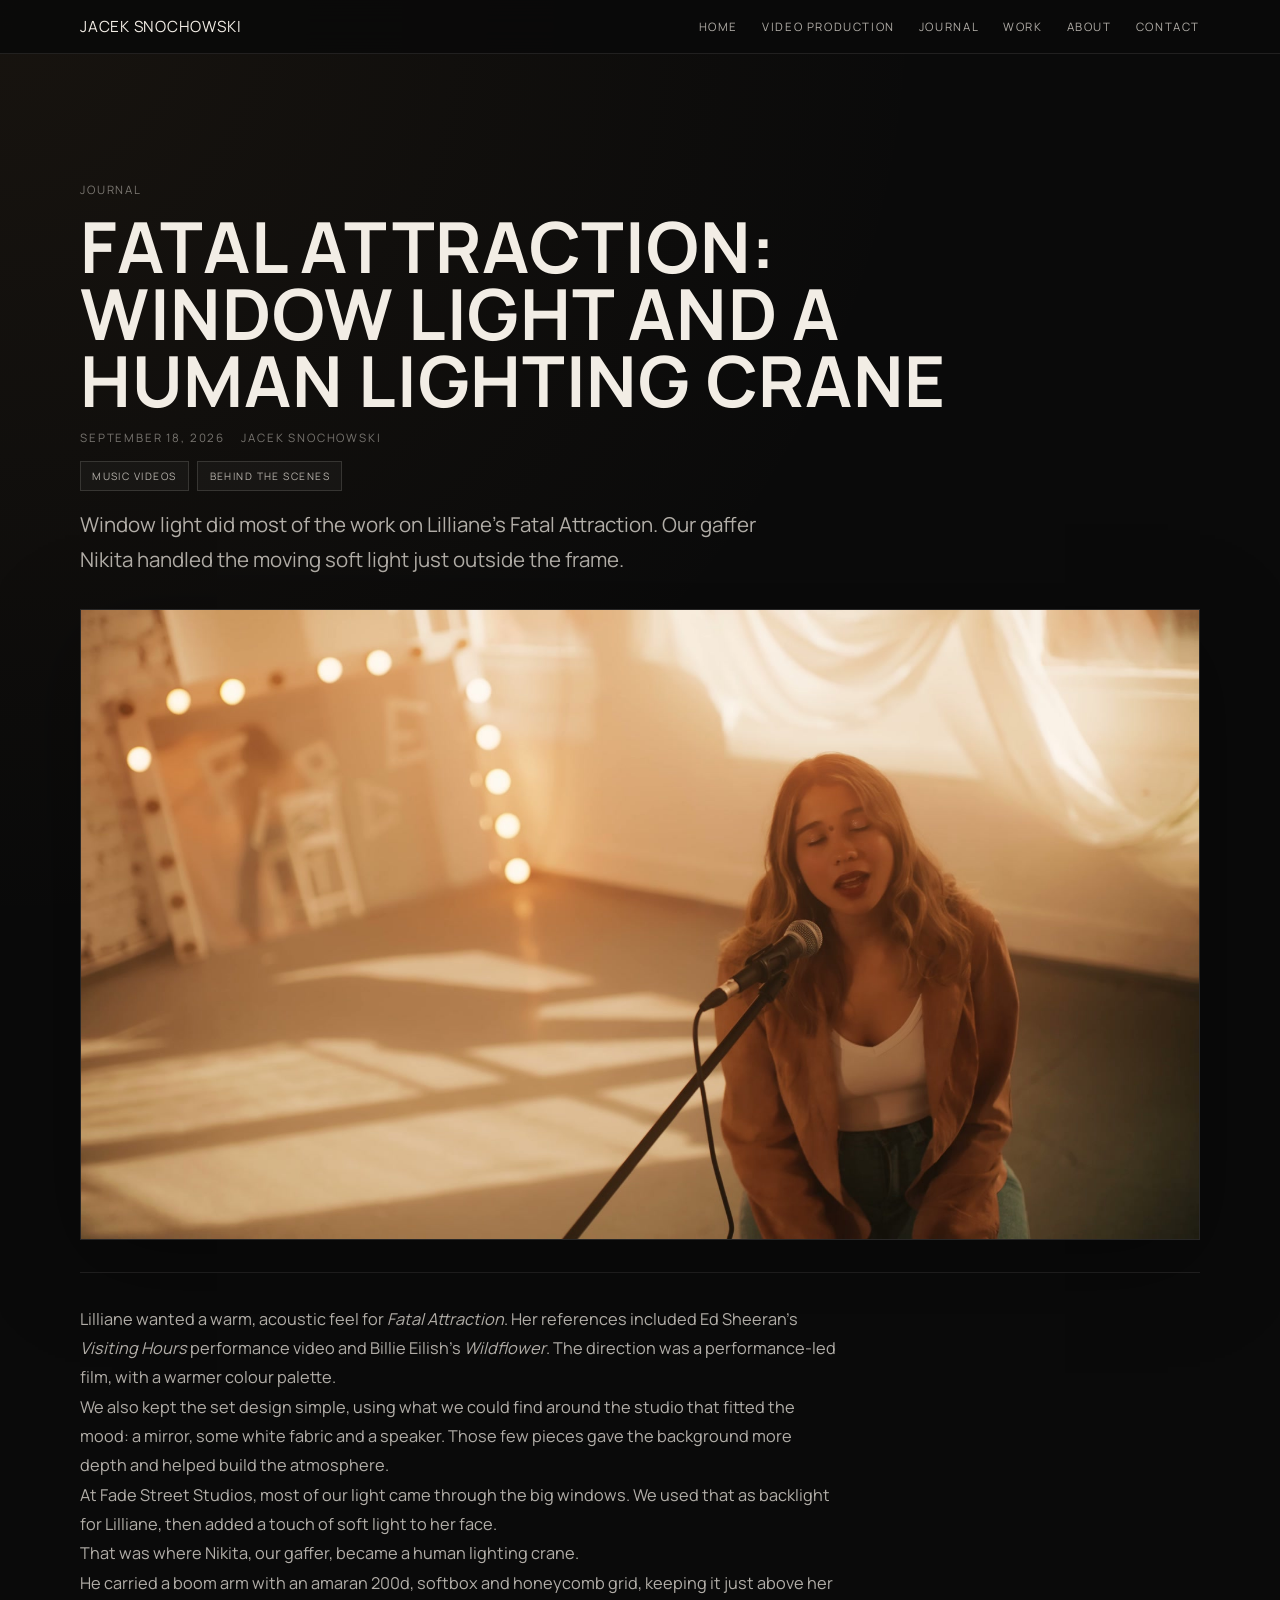
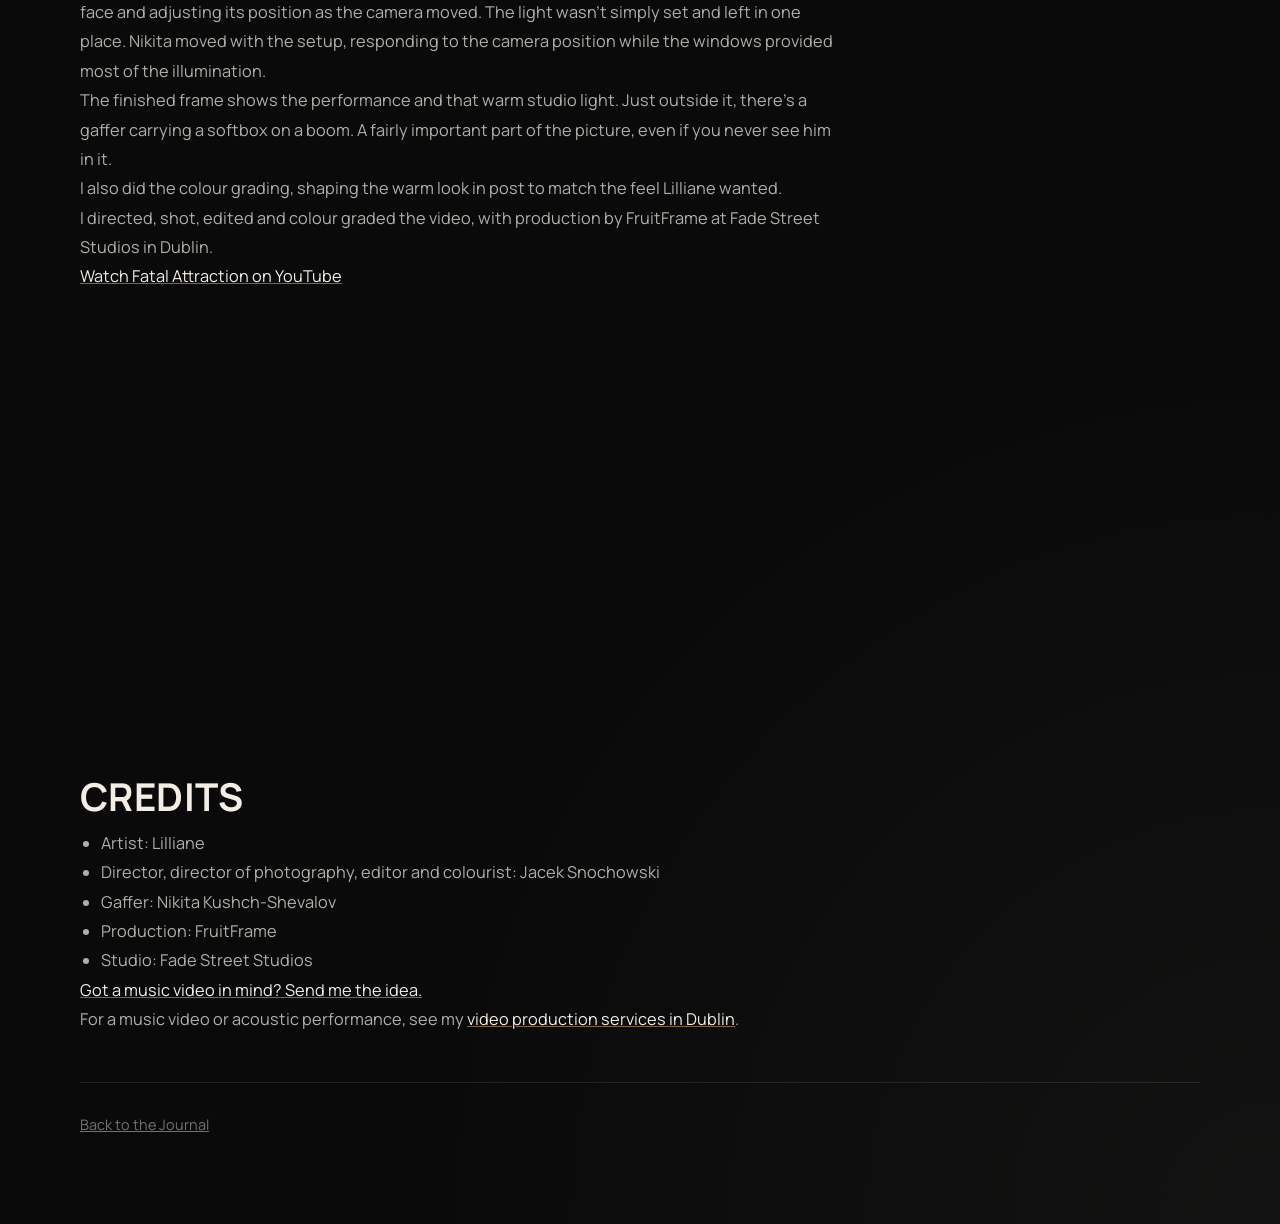
<file: journal/fatal-attraction-window-light/index.html>
<!DOCTYPE html>
<html lang="en">
<head>
<meta charset="UTF-8">
<meta name="viewport" content="width=device-width, initial-scale=1.0">
<title>Fatal Attraction: Window Light | Jacek Snochowski</title>
<meta name="description" content="Behind Lilliane’s Fatal Attraction: window backlight, a moving amaran 200d and warm colour grading by cinematographer Jacek Snochowski.">
<meta name="theme-color" content="#0a0a0a">
<link rel="canonical" href="https://jaceksnochowski.com/journal/fatal-attraction-window-light/">
<link rel="preconnect" href="https://fonts.googleapis.com">
<link rel="preconnect" href="https://fonts.gstatic.com" crossorigin>
<link href="https://fonts.googleapis.com/css2?family=Manrope:wght@400;500;600;700;800&amp;display=swap" rel="stylesheet">
<link rel="stylesheet" href="/journal/assets/journal.css">
</head>
<body>
  <div class="shell">
    <header class="topbar">
      <div class="topbar-inner">
        <a class="brand" href="/">Jacek Snochowski</a>
        <nav class="topnav" aria-label="Primary">
          <a href="/">Home</a>
          <a href="/video-production-dublin/">Video Production</a>
          <a class="journal" href="/journal/">Journal</a>
          <a href="/#work">Work</a>
          <a href="/#about">About</a>
          <a href="/#contact">Contact</a>
        </nav>
      </div>
    </header>
    <main class="page">

<article>
  <header class="post-header">
    <div class="eyebrow">Journal</div>
    <h1>Fatal Attraction: window light and a human lighting crane</h1>
    <div class="post-meta-row">
      <div class="meta">September 18, 2026</div>
      <div class="meta">Jacek Snochowski</div>
    </div>
    <div class="tag-row"><span class="tag">Music Videos</span><span class="tag">Behind the Scenes</span></div>
    <p class="post-lead">Window light did most of the work on Lilliane’s Fatal Attraction. Our gaffer Nikita handled the moving soft light just outside the frame.</p>

    <div class="post-cover">
      <img src="/images/journal/fatal-attraction-landscape.jpg" alt="Lilliane singing at a microphone, with warm window light and shadows across the studio floor.">
    </div>
  </header>
  <div class="post-body">
    <p>Lilliane wanted a warm, acoustic feel for <em>Fatal Attraction</em>. Her references included Ed Sheeran’s <em>Visiting Hours</em> performance video and Billie Eilish’s <em>Wildflower</em>. The direction was a performance-led film, with a warmer colour palette.</p>
<p>We also kept the set design simple, using what we could find around the studio that fitted the mood: a mirror, some white fabric and a speaker. Those few pieces gave the background more depth and helped build the atmosphere.</p>
<p>At Fade Street Studios, most of our light came through the big windows. We used that as backlight for Lilliane, then added a touch of soft light to her face.</p>
<p>That was where Nikita, our gaffer, became a human lighting crane.</p>
<p>He carried a boom arm with an amaran 200d, softbox and honeycomb grid, keeping it just above her face and adjusting its position as the camera moved. The light wasn’t simply set and left in one place. Nikita moved with the setup, responding to the camera position while the windows provided most of the illumination.</p>
<p>The finished frame shows the performance and that warm studio light. Just outside it, there’s a gaffer carrying a softbox on a boom. A fairly important part of the picture, even if you never see him in it.</p>
<p>I also did the colour grading, shaping the warm look in post to match the feel Lilliane wanted.</p>
<p>I directed, shot, edited and colour graded the video, with production by FruitFrame at Fade Street Studios in Dublin.</p>
<p><a href="https://www.youtube.com/watch?v=ejA419wWkaU">Watch Fatal Attraction on YouTube</a></p>
<div class="film-embed"><iframe src="https://www.youtube-nocookie.com/embed/ejA419wWkaU" title="Fatal Attraction: window light and a human lighting crane — music video" loading="lazy" allow="encrypted-media; picture-in-picture; fullscreen" allowfullscreen></iframe></div><h2>Credits</h2>
<ul><li>Artist: Lilliane</li><li>Director, director of photography, editor and colourist: Jacek Snochowski</li><li>Gaffer: Nikita Kushch-Shevalov</li><li>Production: FruitFrame</li><li>Studio: Fade Street Studios</li></ul>
<p><a href="https://jaceksnochowski.com/#contact">Got a music video in mind? Send me the idea.</a></p>
<p>For a music video or acoustic performance, see my <a href="/video-production-dublin/">video production services in Dublin</a>.</p>
  </div>
</article>
<div class="footer"><a href="/journal/">Back to the Journal</a></div>

    </main>
  </div>
</body>
</html>
</file>
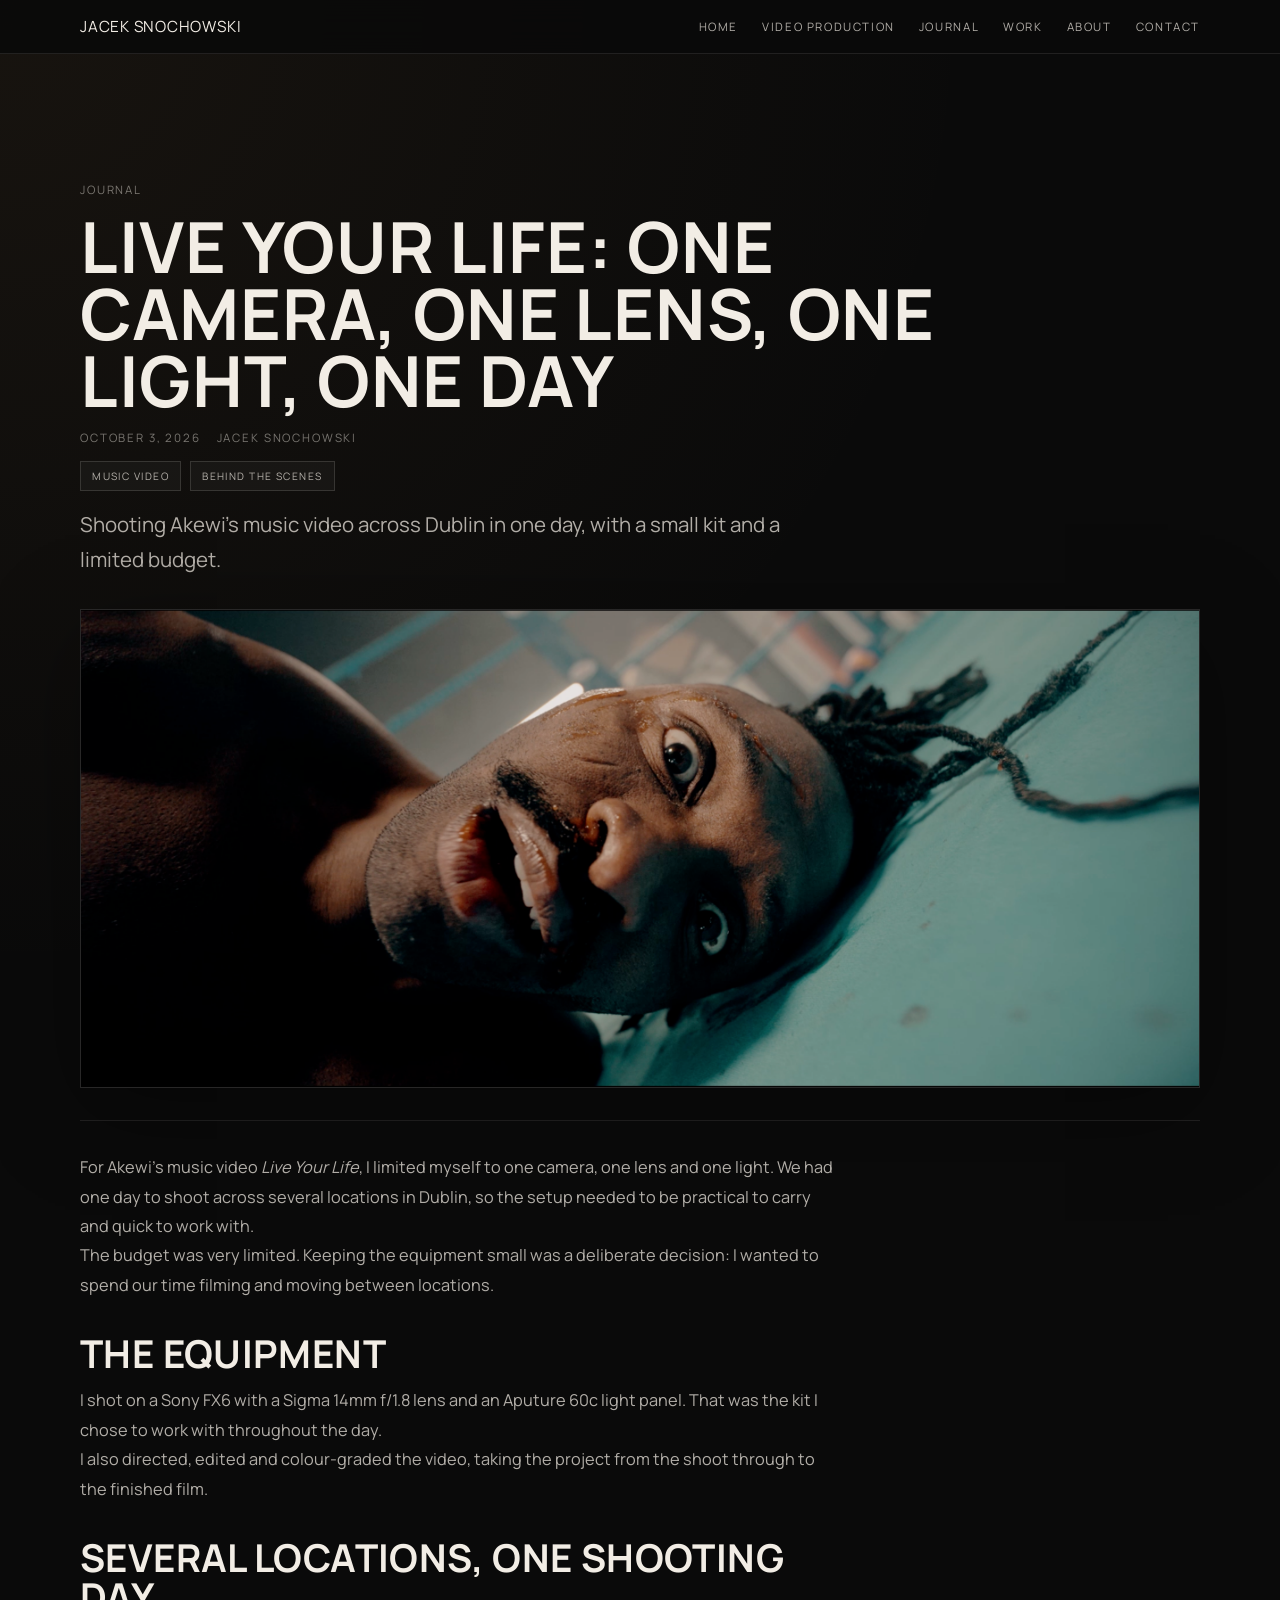
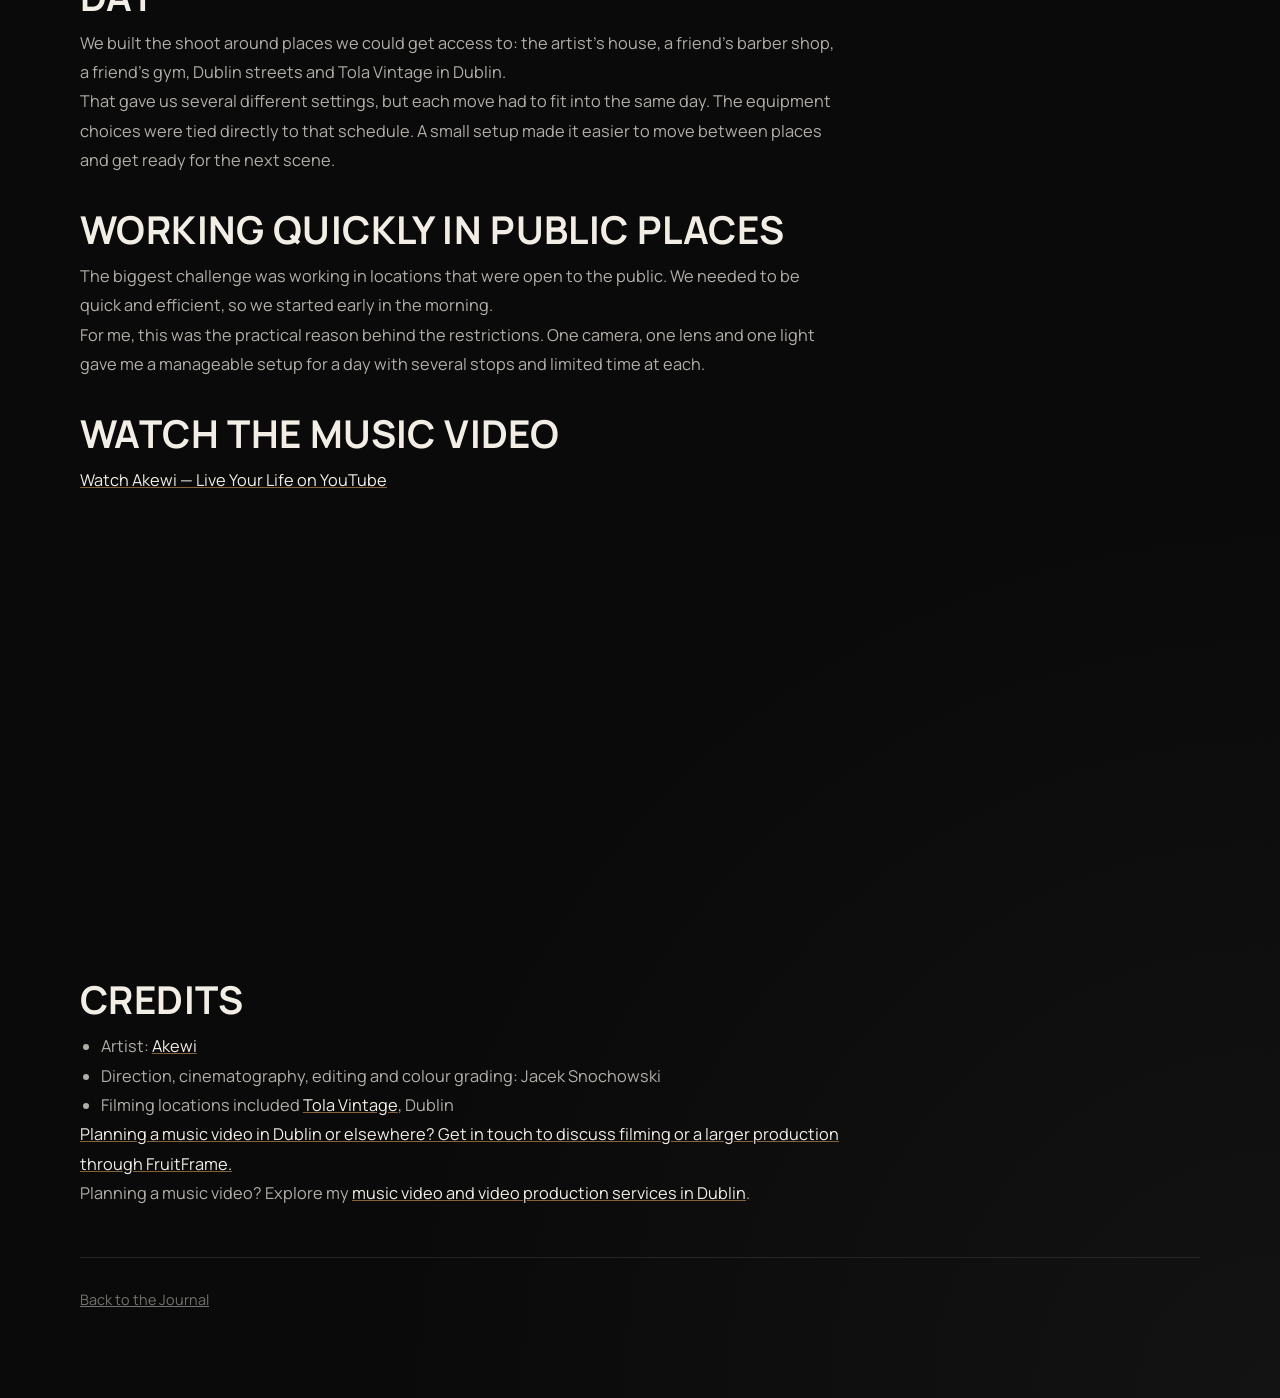
<file: journal/live-your-life-one-camera-one-lens/index.html>
<!DOCTYPE html>
<html lang="en">
<head>
<meta charset="UTF-8">
<meta name="viewport" content="width=device-width, initial-scale=1.0">
<title>Live Your Life: A One-Day Dublin Music Video | Jacek Snochowski</title>
<meta name="description" content="Jacek Snochowski on directing and filming Akewi’s Live Your Life across Dublin in one day with a Sony FX6, one lens and one light.">
<meta name="theme-color" content="#0a0a0a">
<link rel="canonical" href="https://jaceksnochowski.com/journal/live-your-life-one-camera-one-lens/">
<link rel="preconnect" href="https://fonts.googleapis.com">
<link rel="preconnect" href="https://fonts.gstatic.com" crossorigin>
<link href="https://fonts.googleapis.com/css2?family=Manrope:wght@400;500;600;700;800&amp;display=swap" rel="stylesheet">
<link rel="stylesheet" href="/journal/assets/journal.css">
</head>
<body>
  <div class="shell">
    <header class="topbar">
      <div class="topbar-inner">
        <a class="brand" href="/">Jacek Snochowski</a>
        <nav class="topnav" aria-label="Primary">
          <a href="/">Home</a>
          <a href="/video-production-dublin/">Video Production</a>
          <a class="journal" href="/journal/">Journal</a>
          <a href="/#work">Work</a>
          <a href="/#about">About</a>
          <a href="/#contact">Contact</a>
        </nav>
      </div>
    </header>
    <main class="page">
      
<article>
  <header class="post-header">
    <div class="eyebrow">Journal</div>
    <h1>Live Your Life: One Camera, One Lens, One Light, One Day</h1>
    <div class="post-meta-row">
      <div class="meta">October 3, 2026</div>
      <div class="meta">Jacek Snochowski</div>
    </div>
    <div class="tag-row"><span class="tag">Music Video</span><span class="tag">Behind the Scenes</span></div>
    <p class="post-lead">Shooting Akewi’s music video across Dublin in one day, with a small kit and a limited budget.</p>
    
    <div class="post-cover">
      <img style="aspect-ratio:auto;height:auto" src="/images/journal/live-your-life-cover.png" alt="A tilted close-up of Akewi looking towards the camera in a frame from Live Your Life.">
    </div>
  </header>
  <div class="post-body">
    <p>For Akewi’s music video <em>Live Your Life</em>, I limited myself to one camera, one lens and one light. We had one day to shoot across several locations in Dublin, so the setup needed to be practical to carry and quick to work with.</p>
<p>The budget was very limited. Keeping the equipment small was a deliberate decision: I wanted to spend our time filming and moving between locations.</p>
<h2>The equipment</h2>
<p>I shot on a Sony FX6 with a Sigma 14mm f/1.8 lens and an Aputure 60c light panel. That was the kit I chose to work with throughout the day.</p>
<p>I also directed, edited and colour-graded the video, taking the project from the shoot through to the finished film.</p>
<h2>Several locations, one shooting day</h2>
<p>We built the shoot around places we could get access to: the artist’s house, a friend’s barber shop, a friend’s gym, Dublin streets and Tola Vintage in Dublin.</p>
<p>That gave us several different settings, but each move had to fit into the same day. The equipment choices were tied directly to that schedule. A small setup made it easier to move between places and get ready for the next scene.</p>
<h2>Working quickly in public places</h2>
<p>The biggest challenge was working in locations that were open to the public. We needed to be quick and efficient, so we started early in the morning.</p>
<p>For me, this was the practical reason behind the restrictions. One camera, one lens and one light gave me a manageable setup for a day with several stops and limited time at each.</p>
<h2>Watch the music video</h2>
<p><a href="https://www.youtube.com/watch?v=JyRTo-EqSgA">Watch Akewi — Live Your Life on YouTube</a></p>
<div class="film-embed"><iframe src="https://www.youtube-nocookie.com/embed/JyRTo-EqSgA" title="Live Your Life: One Camera, One Lens, One Light, One Day — music video" loading="lazy" allow="encrypted-media; picture-in-picture; fullscreen" allowfullscreen></iframe></div><h2>Credits</h2>
<ul><li>Artist: <a href="https://www.instagram.com/akewiii/">Akewi</a></li><li>Direction, cinematography, editing and colour grading: Jacek Snochowski</li><li>Filming locations included <a href="https://www.instagram.com/tolavintage/">Tola Vintage</a>, Dublin</li></ul>
<p><a href="https://jaceksnochowski.com/#contact">Planning a music video in Dublin or elsewhere? Get in touch to discuss filming or a larger production through FruitFrame.</a></p>
<p>Planning a music video? Explore my <a href="/video-production-dublin/">music video and video production services in Dublin</a>.</p>
  </div>
</article>
<div class="footer"><a href="/journal/">Back to the Journal</a></div>

    </main>
  </div>
</body>
</html>
</file>
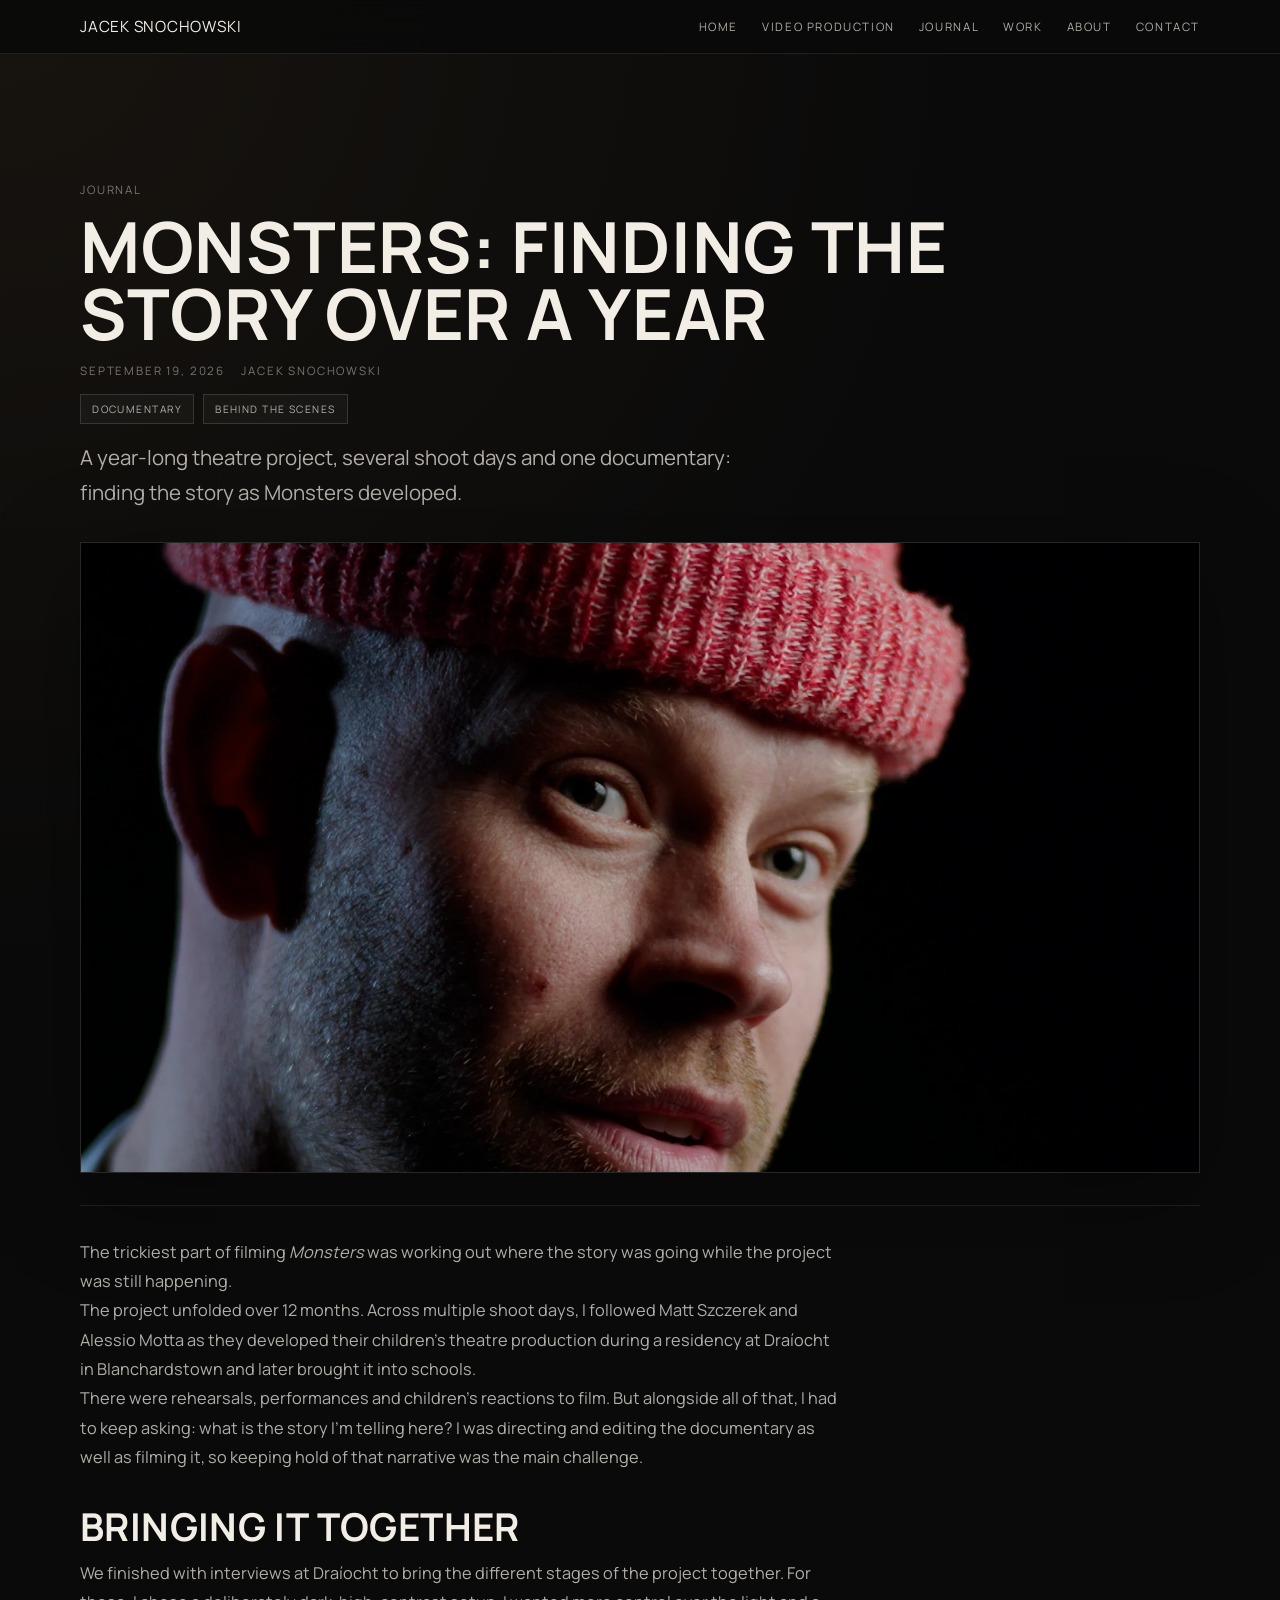
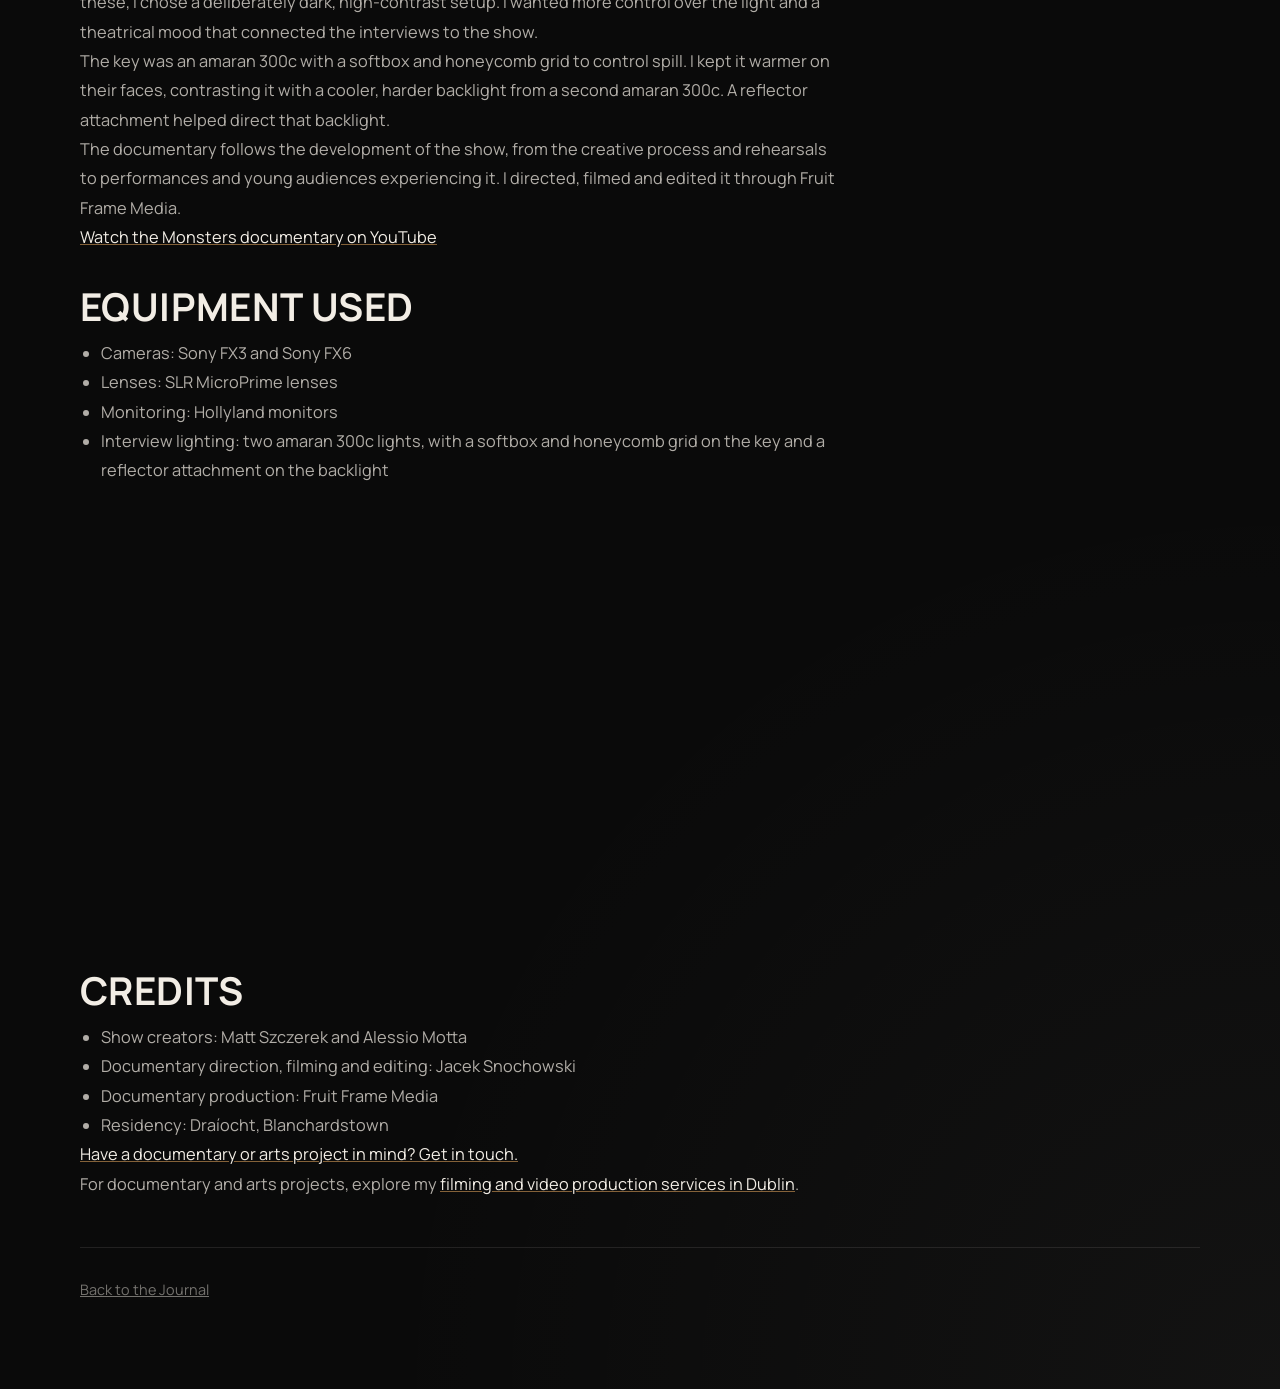
<file: journal/monsters-documentary/index.html>
<!DOCTYPE html>
<html lang="en">
<head>
<meta charset="UTF-8">
<meta name="viewport" content="width=device-width, initial-scale=1.0">
<title>Monsters: A Year-Long Theatre Documentary | Jacek Snochowski</title>
<meta name="description" content="Jacek Snochowski on directing, filming and editing Monsters: following a children’s theatre project over 12 months and shaping its final interviews.">
<meta name="theme-color" content="#0a0a0a">
<link rel="canonical" href="https://jaceksnochowski.com/journal/monsters-documentary/">
<link rel="preconnect" href="https://fonts.googleapis.com">
<link rel="preconnect" href="https://fonts.gstatic.com" crossorigin>
<link href="https://fonts.googleapis.com/css2?family=Manrope:wght@400;500;600;700;800&amp;display=swap" rel="stylesheet">
<link rel="stylesheet" href="/journal/assets/journal.css">
</head>
<body>
  <div class="shell">
    <header class="topbar">
      <div class="topbar-inner">
        <a class="brand" href="/">Jacek Snochowski</a>
        <nav class="topnav" aria-label="Primary">
          <a href="/">Home</a>
          <a href="/video-production-dublin/">Video Production</a>
          <a class="journal" href="/journal/">Journal</a>
          <a href="/#work">Work</a>
          <a href="/#about">About</a>
          <a href="/#contact">Contact</a>
        </nav>
      </div>
    </header>
    <main class="page">
      
<article>
  <header class="post-header">
    <div class="eyebrow">Journal</div>
    <h1>Monsters: finding the story over a year</h1>
    <div class="post-meta-row">
      <div class="meta">September 19, 2026</div>
      <div class="meta">Jacek Snochowski</div>
    </div>
    <div class="tag-row"><span class="tag">Documentary</span><span class="tag">Behind the Scenes</span></div>
    <p class="post-lead">A year-long theatre project, several shoot days and one documentary: finding the story as Monsters developed.</p>
    
    <div class="post-cover">
      <img src="/images/work-4.webp" alt="Close-up from Monsters, with warm and cool lighting on a man wearing a red knitted hat.">
    </div>
  </header>
  <div class="post-body">
    <p>The trickiest part of filming <em>Monsters</em> was working out where the story was going while the project was still happening.</p>
<p>The project unfolded over 12 months. Across multiple shoot days, I followed Matt Szczerek and Alessio Motta as they developed their children’s theatre production during a residency at Draíocht in Blanchardstown and later brought it into schools.</p>
<p>There were rehearsals, performances and children’s reactions to film. But alongside all of that, I had to keep asking: what is the story I’m telling here? I was directing and editing the documentary as well as filming it, so keeping hold of that narrative was the main challenge.</p>
<h2>Bringing it together</h2>
<p>We finished with interviews at Draíocht to bring the different stages of the project together. For these, I chose a deliberately dark, high-contrast setup. I wanted more control over the light and a theatrical mood that connected the interviews to the show.</p>
<p>The key was an amaran 300c with a softbox and honeycomb grid to control spill. I kept it warmer on their faces, contrasting it with a cooler, harder backlight from a second amaran 300c. A reflector attachment helped direct that backlight.</p>
<p>The documentary follows the development of the show, from the creative process and rehearsals to performances and young audiences experiencing it. I directed, filmed and edited it through Fruit Frame Media.</p>
<p><a href="https://www.youtube.com/watch?v=B5G3wR4aby8">Watch the Monsters documentary on YouTube</a></p>
<h2>Equipment used</h2>
<ul><li>Cameras: Sony FX3 and Sony FX6</li><li>Lenses: SLR MicroPrime lenses</li><li>Monitoring: Hollyland monitors</li><li>Interview lighting: two amaran 300c lights, with a softbox and honeycomb grid on the key and a reflector attachment on the backlight</li></ul>
<div class="film-embed"><iframe src="https://www.youtube-nocookie.com/embed/B5G3wR4aby8" title="Monsters: finding the story over a year — music video" loading="lazy" allow="encrypted-media; picture-in-picture; fullscreen" allowfullscreen></iframe></div><h2>Credits</h2>
<ul><li>Show creators: Matt Szczerek and Alessio Motta</li><li>Documentary direction, filming and editing: Jacek Snochowski</li><li>Documentary production: Fruit Frame Media</li><li>Residency: Draíocht, Blanchardstown</li></ul>
<p><a href="https://jaceksnochowski.com/#contact">Have a documentary or arts project in mind? Get in touch.</a></p>
<p>For documentary and arts projects, explore my <a href="/video-production-dublin/">filming and video production services in Dublin</a>.</p>
  </div>
</article>
<div class="footer"><a href="/journal/">Back to the Journal</a></div>

    </main>
  </div>
</body>
</html>
</file>
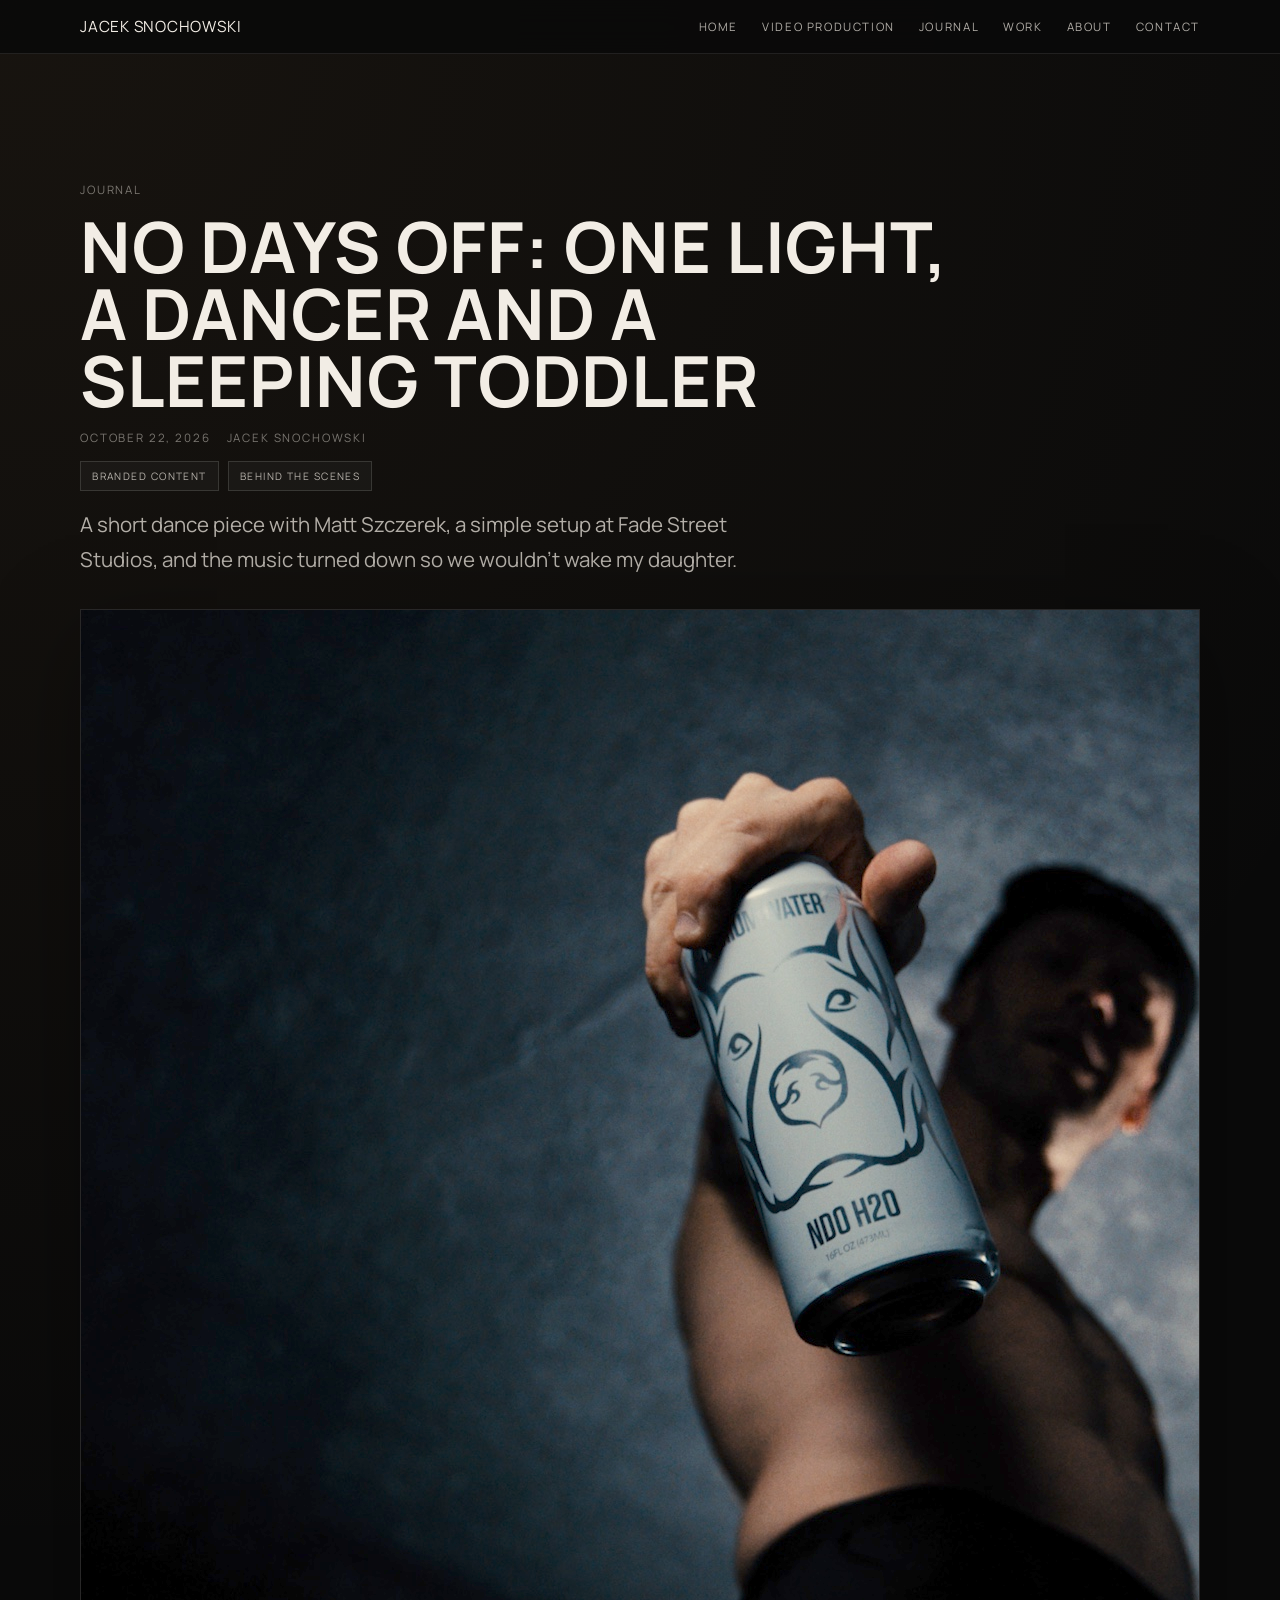
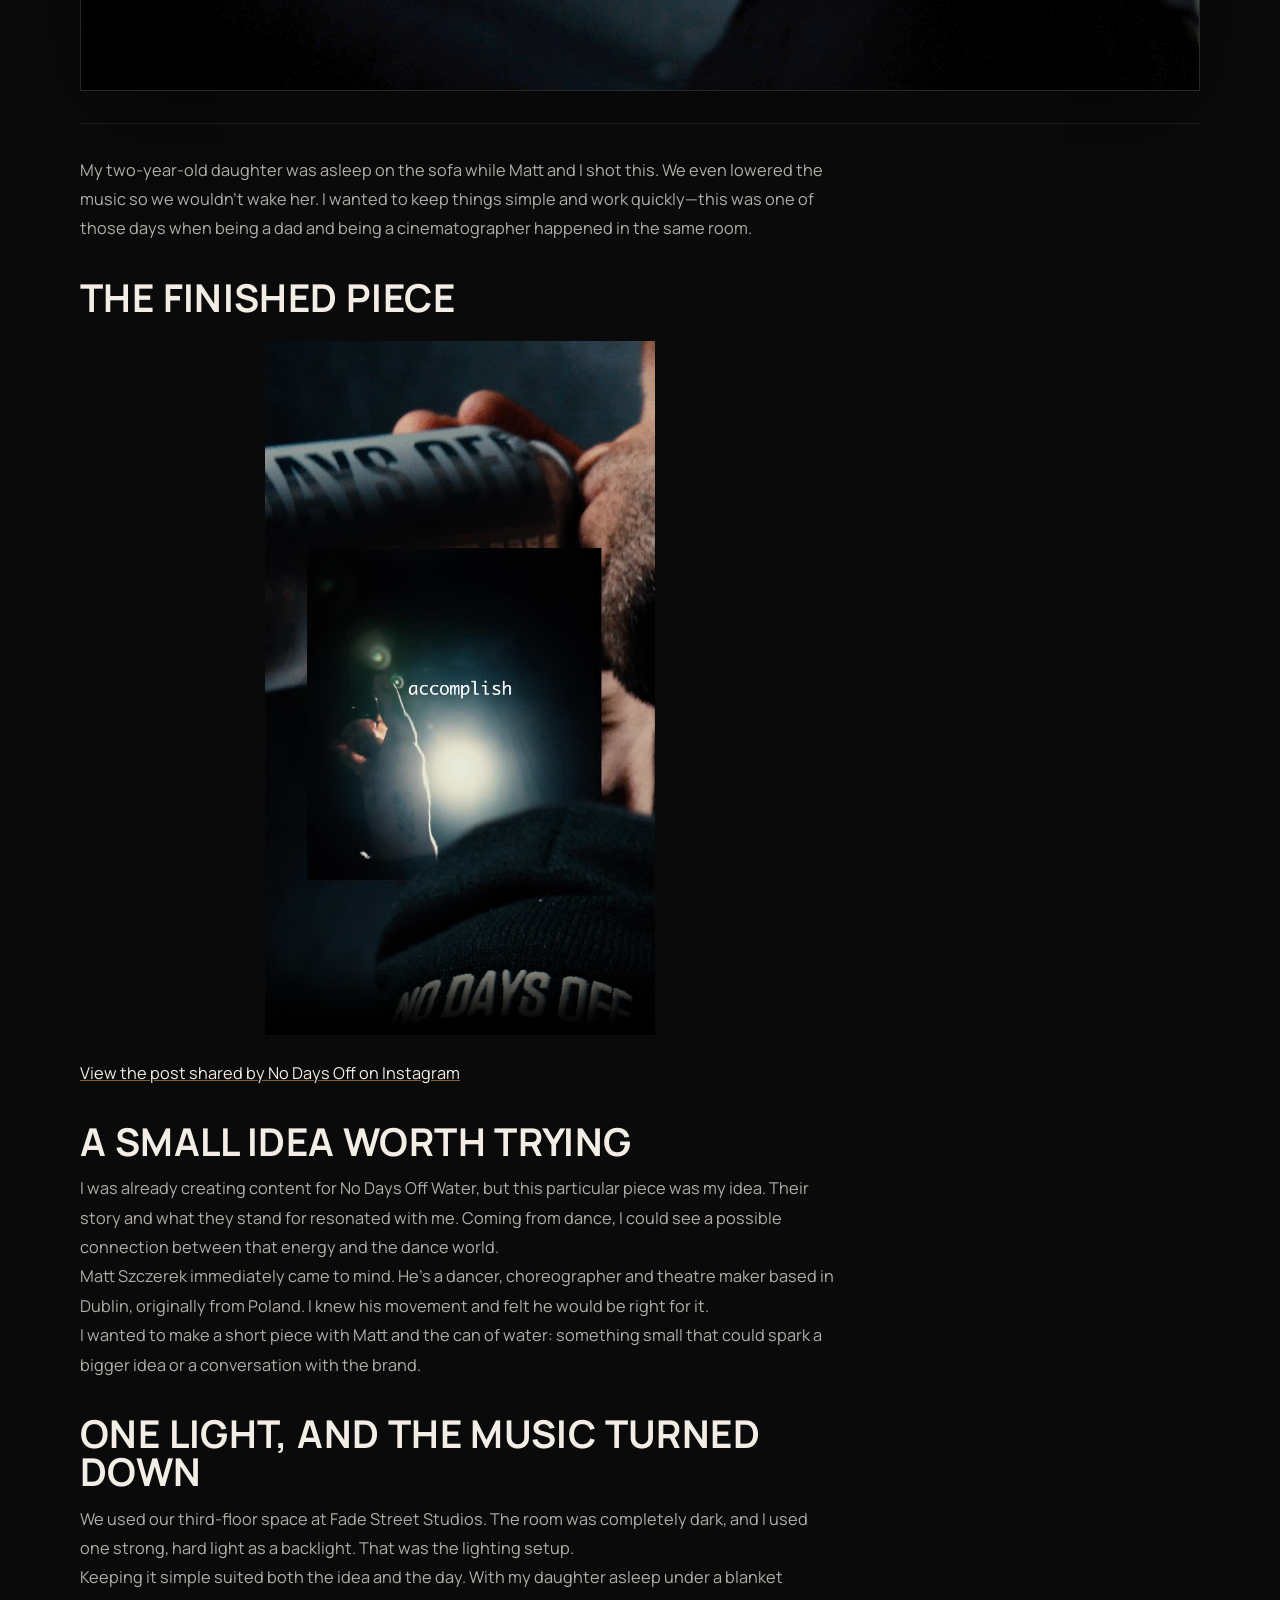
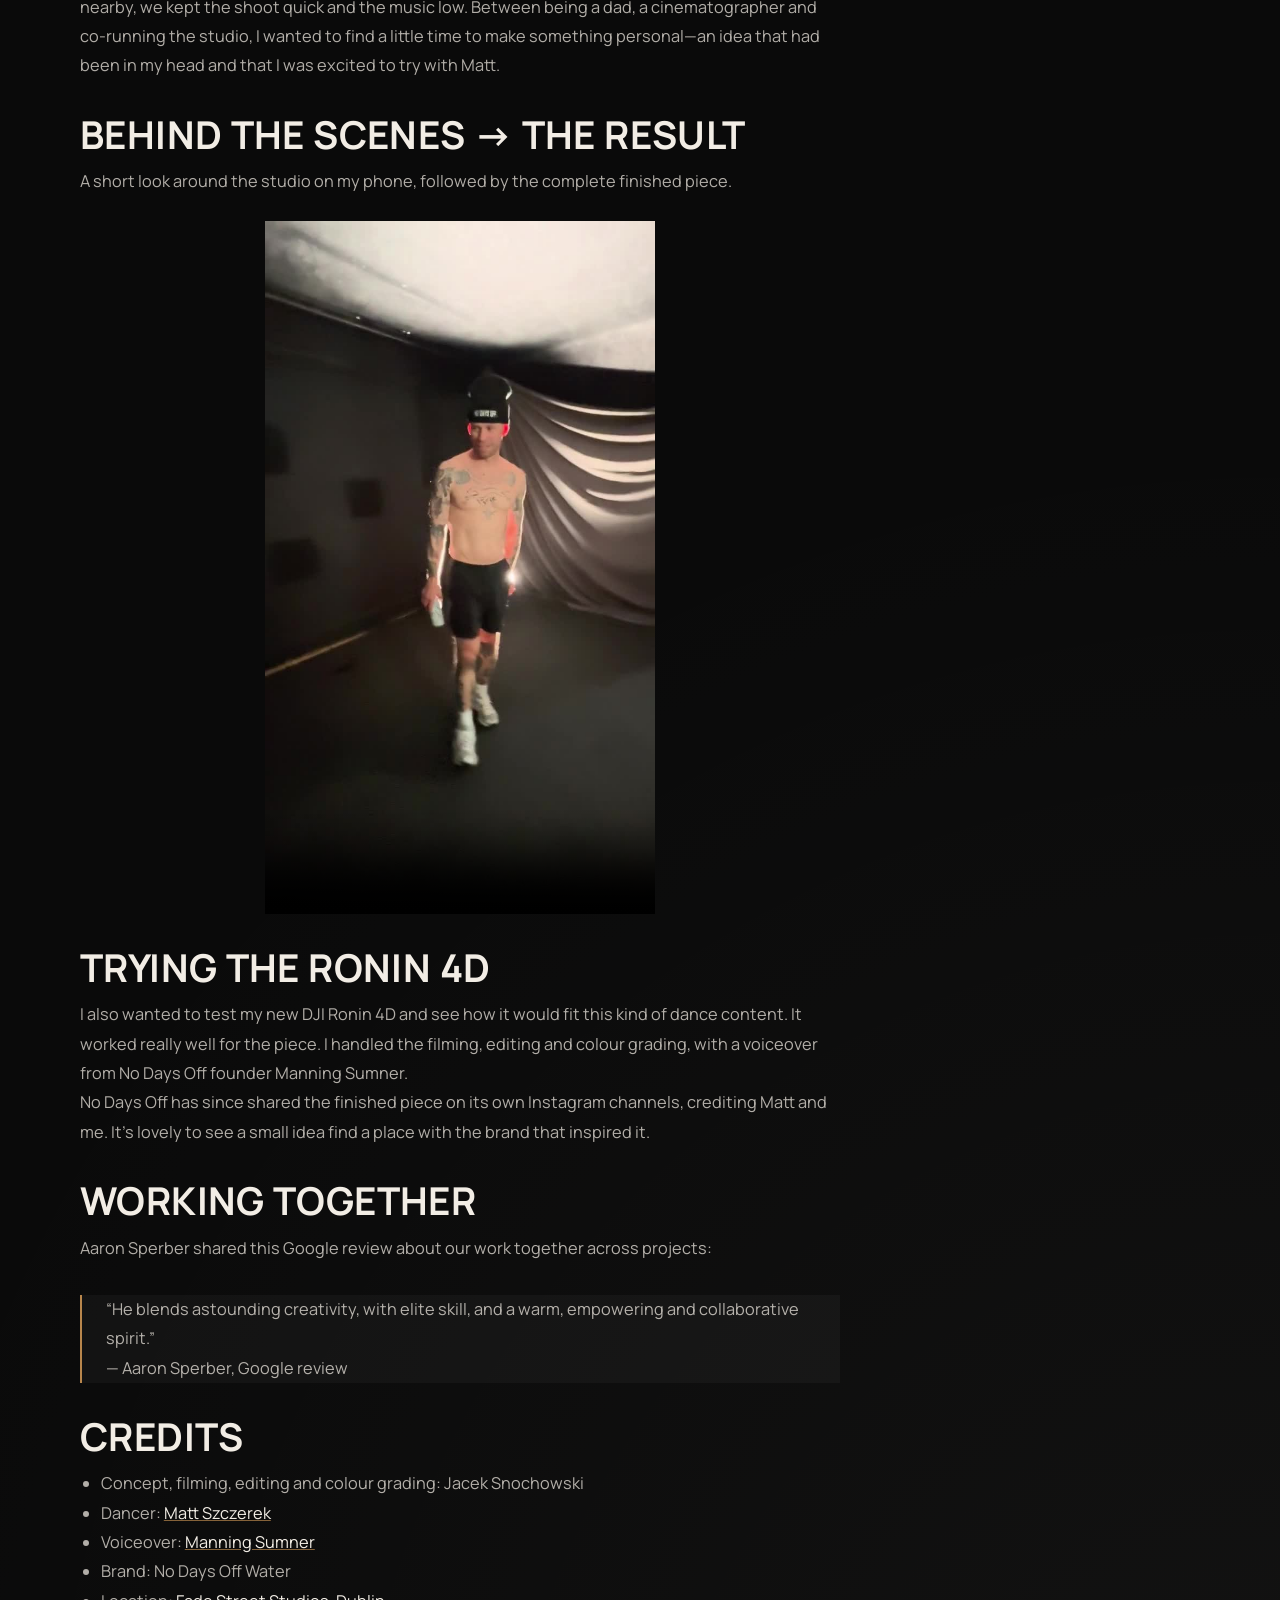
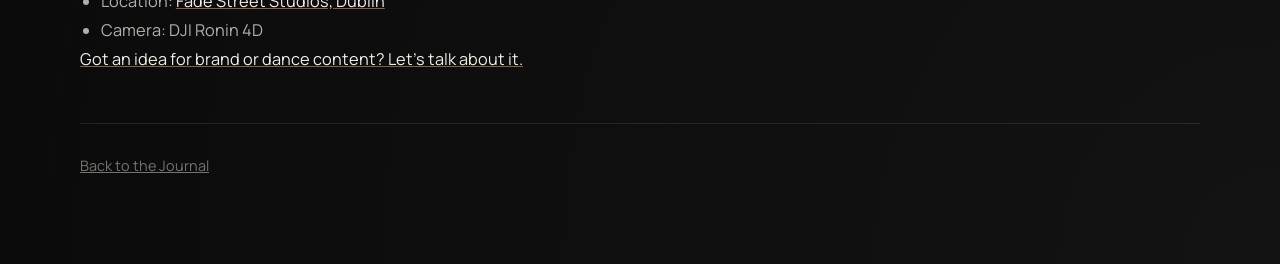
<file: journal/no-days-off-dance-content/index.html>
<!DOCTYPE html>
<html lang="en">
<head>
<meta charset="UTF-8">
<meta name="viewport" content="width=device-width, initial-scale=1.0">
<title>No Days Off: One Light, a Dancer and a Sleeping Toddler | Jacek Snochowski</title>
<meta name="description" content="Behind a short No Days Off Water dance piece with Matt Szczerek: one hard backlight, a Ronin 4D and a quiet shoot at Fade Street Studios in Dublin.">
<meta name="theme-color" content="#0a0a0a">
<link rel="canonical" href="https://jaceksnochowski.com/journal/no-days-off-dance-content/">
<link rel="preconnect" href="https://fonts.googleapis.com">
<link rel="preconnect" href="https://fonts.gstatic.com" crossorigin>
<link href="https://fonts.googleapis.com/css2?family=Manrope:wght@400;500;600;700;800&amp;display=swap" rel="stylesheet">
<link rel="stylesheet" href="/journal/assets/journal.css">
<style>.ndo-video{display:block;width:100%;max-width:390px;height:auto;margin:1.5rem auto;background:#000}.post-body blockquote{border-left:2px solid var(--accent);margin:2rem 0;padding:0 1.5rem}.draft-note{text-align:center;padding:.75rem;color:var(--muted);font-size:.8rem;border-bottom:1px solid var(--line)}</style></head>
<body>
  <div class="shell">
    <header class="topbar">
      <div class="topbar-inner">
        <a class="brand" href="https://jaceksnochowski.com/">Jacek Snochowski</a>
        <nav class="topnav" aria-label="Primary">
          <a href="https://jaceksnochowski.com/">Home</a>
          <a href="/video-production-dublin/">Video Production</a>
          <a class="journal" href="https://jaceksnochowski.com/journal/">Journal</a>
          <a href="https://jaceksnochowski.com/#work">Work</a>
          <a href="https://jaceksnochowski.com/#about">About</a>
          <a href="https://jaceksnochowski.com/#contact">Contact</a>
        </nav>
      </div>
    </header>
    <main class="page">
      
<article>
<header class="post-header"><div class="eyebrow">Journal</div><h1>No Days Off: one light, a dancer and a sleeping toddler</h1><div class="post-meta-row"><div class="meta">October 22, 2026</div><div class="meta">Jacek Snochowski</div></div><div class="tag-row"><span class="tag">Branded Content</span><span class="tag">Behind the Scenes</span></div><p class="post-lead">A short dance piece with Matt Szczerek, a simple setup at Fade Street Studios, and the music turned down so we wouldn’t wake my daughter.</p><div class="post-cover"><img src="/images/journal/no-days-off-cover.jpg" alt="Matt Szczerek holding a No Days Off Water can towards the camera" width="1920" height="1080"></div></header>
<div class="post-body"><p>My two-year-old daughter was asleep on the sofa while Matt and I shot this. We even lowered the music so we wouldn’t wake her. I wanted to keep things simple and work quickly—this was one of those days when being a dad and being a cinematographer happened in the same room.</p>
<h2>The finished piece</h2><video class="ndo-video" controls playsinline preload="none" poster="/videos/journal/no-days-off-dance-content/cover.jpg" aria-label="Finished No Days Off dance content"><source src="/videos/journal/no-days-off-dance-content/finished.mp4" type="video/mp4">Your browser does not support video. <a href="https://www.instagram.com/p/Dew4tPqk-qc/">Watch on Instagram</a>.</video><p><a href="https://www.instagram.com/p/Dew4tPqk-qc/">View the post shared by No Days Off on Instagram</a></p>
<h2>A small idea worth trying</h2><p>I was already creating content for No Days Off Water, but this particular piece was my idea. Their story and what they stand for resonated with me. Coming from dance, I could see a possible connection between that energy and the dance world.</p><p>Matt Szczerek immediately came to mind. He’s a dancer, choreographer and theatre maker based in Dublin, originally from Poland. I knew his movement and felt he would be right for it.</p><p>I wanted to make a short piece with Matt and the can of water: something small that could spark a bigger idea or a conversation with the brand.</p>
<h2>One light, and the music turned down</h2><p>We used our third-floor space at Fade Street Studios. The room was completely dark, and I used one strong, hard light as a backlight. That was the lighting setup.</p><p>Keeping it simple suited both the idea and the day. With my daughter asleep under a blanket nearby, we kept the shoot quick and the music low. Between being a dad, a cinematographer and co-running the studio, I wanted to find a little time to make something personal—an idea that had been in my head and that I was excited to try with Matt.</p><h2>Behind the scenes → the result</h2><p>A short look around the studio on my phone, followed by the complete finished piece.</p><video class="ndo-video" controls playsinline preload="none" poster="/videos/journal/no-days-off-dance-content/bts-poster.jpg" aria-label="Behind the scenes at Fade Street Studios followed by the finished No Days Off piece"><source src="/videos/journal/no-days-off-dance-content/behind-the-scenes-and-result.mp4" type="video/mp4"></video>
<h2>Trying the Ronin 4D</h2><p>I also wanted to test my new DJI Ronin 4D and see how it would fit this kind of dance content. It worked really well for the piece. I handled the filming, editing and colour grading, with a voiceover from No Days Off founder Manning Sumner.</p><p>No Days Off has since shared the finished piece on its own Instagram channels, crediting Matt and me. It’s lovely to see a small idea find a place with the brand that inspired it.</p>
<h2>Working together</h2><p>Aaron Sperber shared this Google review about our work together across projects:</p><blockquote><p>“He blends astounding creativity, with elite skill, and a warm, empowering and collaborative spirit.”</p><p>— Aaron Sperber, Google review</p></blockquote>
<h2>Credits</h2><ul><li>Concept, filming, editing and colour grading: Jacek Snochowski</li><li>Dancer: <a href="https://www.instagram.com/amattsu/">Matt Szczerek</a></li><li>Voiceover: <a href="https://www.instagram.com/manningsumner/">Manning Sumner</a></li><li>Brand: No Days Off Water</li><li>Location: <a href="https://fadestreetstudios.ie/">Fade Street Studios, Dublin</a></li><li>Camera: DJI Ronin 4D</li></ul><p><a href="https://jaceksnochowski.com/video-production-dublin/">Got an idea for brand or dance content? Let’s talk about it.</a></p></div></article>
<div class="footer"><a href="https://jaceksnochowski.com/journal/">Back to the Journal</a></div>

    </main>
  </div>
</body>
</html>
</file>
<file: journal/assets/journal.css>
:root{
  --bg:#0a0a0a;
  --panel:#111111;
  --panel-2:#151515;
  --text:#f2ede5;
  --muted:rgba(242,237,229,0.72);
  --soft:rgba(242,237,229,0.46);
  --line:rgba(242,237,229,0.1);
  --accent:#b8864c;
  --shadow:0 24px 90px rgba(0,0,0,0.35);
  --max:1120px;
  --ease:cubic-bezier(.2,.8,.2,1);
  --headline:"Manrope", sans-serif;
  --body:"Manrope", sans-serif;
}

.post-header h1{font-size:clamp(2.1rem,5.5vw,4.5rem);max-width:20ch;line-height:1.04}
.film-embed{aspect-ratio:16/9;margin:2rem 0}
.film-embed iframe{width:100%;height:100%;border:0}

*{box-sizing:border-box}
html{scroll-behavior:smooth}
body{
  margin:0;
  color:var(--text);
  background:
    radial-gradient(circle at top left, rgba(184,134,76,0.08), transparent 30%),
    radial-gradient(circle at bottom right, rgba(242,237,229,0.04), transparent 28%),
    var(--bg);
  font-family:var(--body);
  -webkit-font-smoothing:antialiased;
  text-rendering:optimizeLegibility;
}

a{color:inherit}
img{display:block;max-width:100%}

.shell{
  min-height:100vh;
}

.topbar{
  position:sticky;
  top:0;
  z-index:20;
  backdrop-filter:blur(16px);
  background:rgba(10,10,10,0.88);
  border-bottom:1px solid var(--line);
}

.topbar-inner{
  width:min(calc(100% - 2rem), var(--max));
  margin:0 auto;
  padding:1rem 0;
  display:flex;
  align-items:center;
  justify-content:space-between;
  gap:1rem;
}

.brand{
  text-decoration:none;
  text-transform:uppercase;
  letter-spacing:0.05em;
  font-family:var(--headline);
  font-size:0.96rem;
}

.topnav{
  display:flex;
  flex-wrap:wrap;
  gap:1rem 1.5rem;
}

.topnav a{
  text-decoration:none;
  color:var(--muted);
  text-transform:uppercase;
  letter-spacing:0.14em;
  font-size:0.72rem;
}

.topnav a:hover,
.topnav a.active{
  color:var(--text);
}

.page{
  width:min(calc(100% - 2rem), var(--max));
  margin:0 auto;
  padding:clamp(2rem, 5vw, 4rem) 0 clamp(4rem, 7vw, 6rem);
}

.hero{
  display:grid;
  gap:1.25rem;
  padding:clamp(2rem, 5vw, 4rem) 0 2rem;
  border-bottom:1px solid var(--line);
}

.eyebrow,
.meta,
.card-meta{
  text-transform:uppercase;
  letter-spacing:0.16em;
  color:var(--soft);
  font-size:0.72rem;
}

.hero h1,
.post-header h1{
  margin:0;
  font-family:var(--headline);
  text-transform:uppercase;
  line-height:0.95;
  letter-spacing:0.01em;
}

.hero h1{
  font-size:clamp(2.7rem, 7vw, 5.6rem);
  max-width:11ch;
}

.hero p,
.post-lead{
  margin:0;
  color:var(--muted);
  font-size:clamp(1.02rem, 1.8vw, 1.28rem);
  line-height:1.7;
  max-width:44rem;
}

.hero-actions{
  display:flex;
  flex-wrap:wrap;
  gap:0.9rem;
}

.btn,
.btn-ghost{
  display:inline-flex;
  align-items:center;
  justify-content:center;
  min-height:48px;
  padding:0.95rem 1.35rem;
  text-decoration:none;
  text-transform:uppercase;
  letter-spacing:0.14em;
  font-size:0.78rem;
  transition:transform .25s var(--ease), border-color .25s var(--ease), background-color .25s var(--ease), color .25s var(--ease);
}

.btn{
  background:var(--text);
  color:var(--bg);
  border:1px solid var(--text);
}

.btn-ghost{
  background:rgba(242,237,229,0.04);
  border:1px solid rgba(242,237,229,0.22);
  color:var(--text);
}

.btn:hover,
.btn-ghost:hover{
  transform:translateY(-2px);
}

.posts{
  display:grid;
  gap:1.2rem;
  padding-top:2rem;
}

.post-card{
  display:grid;
  gap:0.8rem;
  text-decoration:none;
  background:linear-gradient(180deg, rgba(242,237,229,0.03), rgba(242,237,229,0.01));
  border:1px solid var(--line);
  box-shadow:var(--shadow);
  overflow:hidden;
}

.post-card-image{
  aspect-ratio:16/9;
  background:var(--panel);
}

.post-card-image img{
  width:100%;
  height:100%;
  object-fit:cover;
}

.post-card-body{
  display:grid;
  gap:0.8rem;
  padding:1.35rem;
}

.post-card h2{
  margin:0;
  font-family:var(--headline);
  text-transform:uppercase;
  letter-spacing:0.01em;
  line-height:1;
  font-size:clamp(1.5rem, 3vw, 2.5rem);
}

.post-card p{
  margin:0;
  color:var(--muted);
  line-height:1.7;
}

.tag-row{
  display:flex;
  flex-wrap:wrap;
  gap:0.55rem;
}

.tag{
  display:inline-flex;
  align-items:center;
  min-height:30px;
  padding:0.45rem 0.7rem;
  border:1px solid rgba(242,237,229,0.14);
  background:rgba(242,237,229,0.03);
  color:var(--muted);
  text-transform:uppercase;
  letter-spacing:0.14em;
  font-size:0.64rem;
}

.post-header{
  display:grid;
  gap:1rem;
  padding:clamp(2rem, 5vw, 4rem) 0 2rem;
  border-bottom:1px solid var(--line);
}

.post-cover{
  margin-top:1rem;
  border:1px solid var(--line);
  background:var(--panel);
  overflow:hidden;
  box-shadow:var(--shadow);
}

.post-cover img{
  width:100%;
  aspect-ratio:16/9;
  object-fit:cover;
}

.post-meta-row{
  display:flex;
  flex-wrap:wrap;
  gap:0.8rem 1rem;
}

.post-body{
  width:min(100%, 760px);
  padding-top:2rem;
}

.post-body > * + *{
  margin-top:1.15rem;
}

.post-body h2,
.post-body h3{
  margin:2.2rem 0 0.8rem;
  font-family:var(--headline);
  text-transform:uppercase;
  letter-spacing:0.01em;
  line-height:1;
}

.post-body h2{font-size:clamp(1.7rem, 3vw, 2.5rem)}
.post-body h3{font-size:clamp(1.25rem, 2.5vw, 1.7rem)}

.post-body p,
.post-body li,
.post-body blockquote{
  color:var(--muted);
  line-height:1.8;
  font-size:1.02rem;
}

.post-body p,
.post-body ul,
.post-body ol,
.post-body blockquote,
.post-body pre{
  margin:0;
}

.post-body ul,
.post-body ol{
  padding-left:1.3rem;
}

.post-body a{
  color:var(--text);
  text-decoration-color:rgba(184,134,76,0.7);
}

.post-body strong{color:var(--text)}

.post-body blockquote{
  padding:1rem 1.1rem;
  border-left:2px solid var(--accent);
  background:rgba(242,237,229,0.03);
}

.post-body code{
  font-family:ui-monospace, SFMono-Regular, Menlo, Consolas, monospace;
  font-size:0.92em;
  padding:0.15rem 0.35rem;
  background:rgba(242,237,229,0.06);
}

.post-body pre{
  overflow:auto;
  padding:1rem;
  border:1px solid var(--line);
  background:var(--panel);
}

.post-body pre code{
  padding:0;
  background:none;
}

.footer{
  padding-top:2rem;
  margin-top:3rem;
  border-top:1px solid var(--line);
  color:var(--soft);
  font-size:0.9rem;
}

@media (max-width: 760px){
  .topbar-inner,
  .page{
    width:min(calc(100% - 1.5rem), var(--max));
  }

  .topbar-inner{
    flex-direction:column;
    align-items:flex-start;
  }

  .topnav{
    gap:0.75rem 1rem;
  }

  .hero h1,
  .post-header h1{
    font-size:clamp(2.1rem, 11vw, 3.5rem);
  }

  .hero-actions{
    flex-direction:column;
    align-items:stretch;
  }
}
</file>
